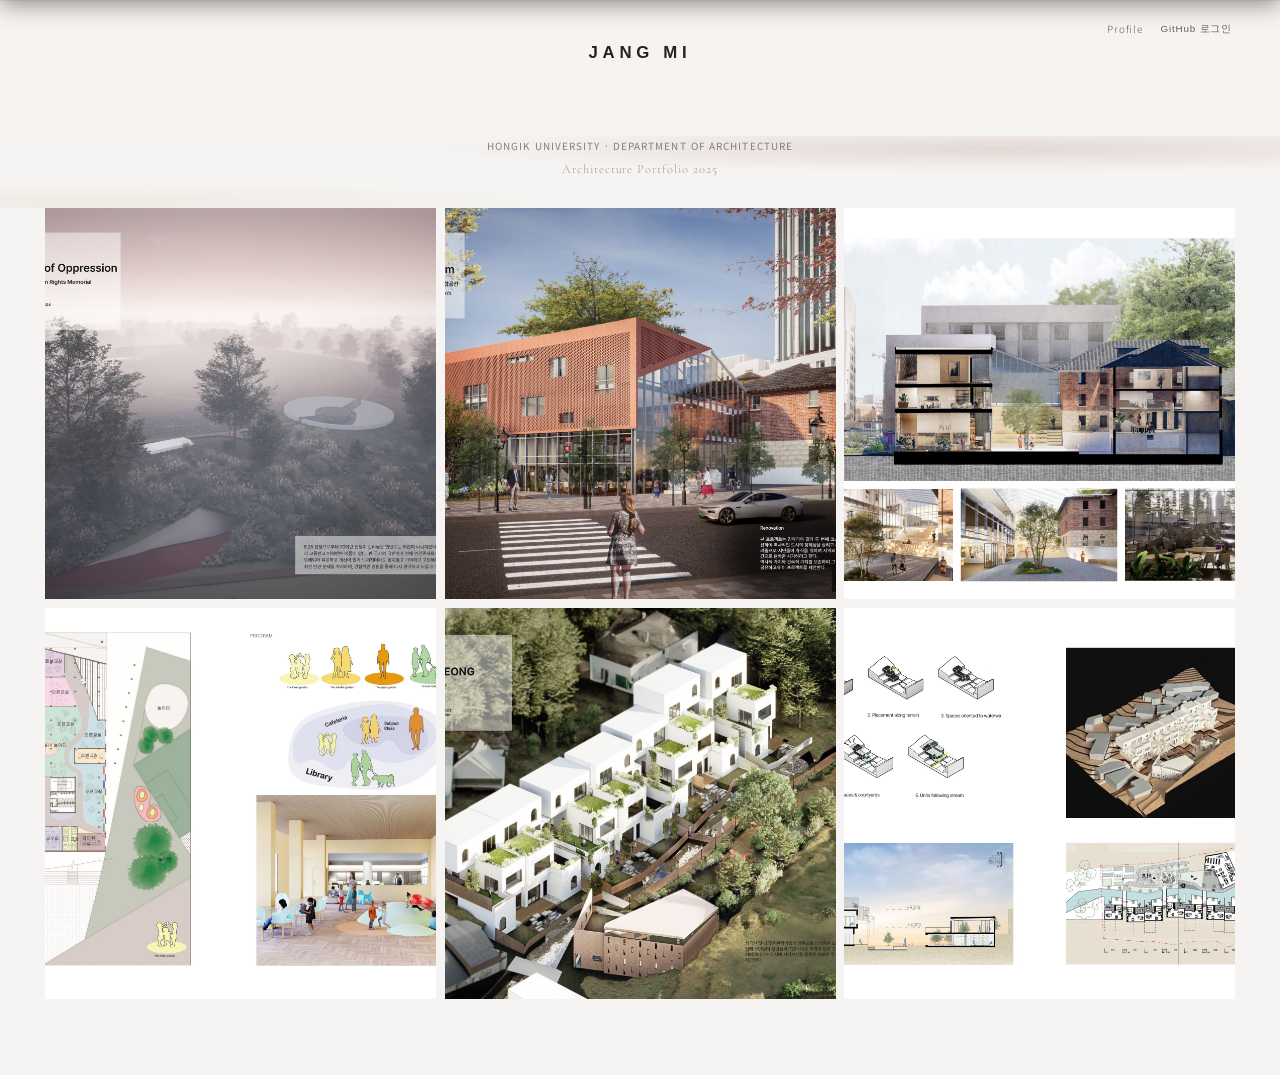
<file: index.html>
<!DOCTYPE html>
<html lang="ko">
<head>
  <meta charset="UTF-8">
  <meta name="viewport" content="width=device-width, initial-scale=1.0, viewport-fit=cover">
  <title>JANG MI | 2025 Architecture Portfolio</title>
  <link rel="preconnect" href="https://fonts.googleapis.com">
  <link rel="preconnect" href="https://fonts.gstatic.com" crossorigin>
  <link href="https://fonts.googleapis.com/css2?family=Cormorant+Garamond:ital,wght@0,400;0,500;0,600;1,400&family=Great+Vibes&family=Noto+Sans+KR:wght@300;400;500&display=swap" rel="stylesheet">
  <link rel="stylesheet" href="./css/style.css?v=20260718">
  <link rel="stylesheet" href="./css/themes.css?v=20260807">
  <link rel="stylesheet" href="./css/mobile.css?v=20260835">
  <link rel="stylesheet" href="./css/editor.css?v=20260837">
  <link rel="stylesheet" href="./css/pages.css?v=20260716">
  <link rel="stylesheet" href="./css/jangmi-theme.css?v=20261118">
  <link rel="stylesheet" href="./css/animations.css?v=20260818">
  <link rel="stylesheet" href="./css/jangmi.css?v=20261125-profile-card-spacing-private-portfolio">
</head>
<body class="skin-jangmi theme-light page-home">

  <header class="site-header" id="header">
    <a href="#projects" class="brand">JANG MI</a>


    <div class="header-top-actions">
      <a class="profile-header-link" href="#about">Profile</a>
      <div class="header-actions" id="headerActions"></div>
    </div>
    <nav class="nav-desktop" id="navDesktop"></nav>
    <button class="nav-toggle" type="button" aria-label="메뉴" aria-expanded="false">
      <span></span><span></span>
    </button>
  </header>

  <nav class="nav-mobile" id="navMobile" aria-hidden="true"></nav>
  <script src="./js/cms/nav.js"></script>

  <main>

    <!-- HOME -->
    <section class="hero landing-hero" id="home">
      <div class="landing-intro">
        <p class="hero-eyebrow"></p>
        <p class="hero-tagline-en" id="heroTaglineEn"></p>
      </div>
    </section>

    <!-- SELECTED PROJECTS -->
    <section class="section section-projects landing-projects" id="projects" aria-label="Selected projects">
      <div class="container">
        <h2 class="visually-hidden">SELECTED PROJECTS</h2>
        <div class="project-grid" id="projectGrid" data-reveal-stagger></div>
      </div>
    </section>

    <!-- PROFILE -->
    <section class="section section-about" id="about" aria-label="Profile">
      <a class="profile-backdrop" href="#projects" aria-hidden="true" tabindex="-1"></a>
      <div class="profile-modal" role="dialog" aria-modal="false" aria-labelledby="profileName" tabindex="-1">
        <a class="profile-close" href="#projects" aria-label="프로필 닫기">×</a>
        <div class="profile-content">
          <div class="profile-portrait portrait-frame portrait-frame--about">
            <img src="./assets/images/jangmi-portrait-about.jpg" alt="장미 프로필">
          </div>
          <div class="profile-copy">
            <p class="profile-kicker">ABOUT</p>
            <h1 id="profileName"></h1>
            <p class="profile-name-en" id="profileNameEn"></p>
            <p class="profile-role" id="profileRole"></p>
            <p class="profile-location">위치 <span id="profileLocation"></span></p>
            <p class="profile-bio" id="aboutText"></p>
            <p class="profile-bio profile-bio--extra" id="aboutExtra"></p>

            <div class="profile-contact">
              <p class="contact-lead"></p>
              <dl class="contact-row"></dl>
            </div>

            <div class="profile-actions">
              <a class="profile-portfolio-link" href="#portfolio-book" hidden style="display:none">PORTFOLIO <span aria-hidden="true">↗</span></a>
              <a class="profile-portfolio-link profile-document-link" href="./pages/documents.html">DOCUMENTS <span aria-hidden="true">↗</span></a>
            </div>

            <div class="profile-education">
              <h2>EDUCATION</h2>
              <ul class="timeline-full" id="eduTimeline" data-reveal-stagger></ul>
            </div>

            <section class="profile-records-section" aria-labelledby="profileActivitiesTitle">
              <h2 id="profileActivitiesTitle">ACTIVITIES</h2>
              <div class="profile-activity-list" id="profileActivityGrid"></div>
            </section>

            <section class="profile-records-section" aria-labelledby="profileAwardsTitle">
              <h2 id="profileAwardsTitle">AWARDS</h2>
              <ul class="profile-award-list" id="profileAwardList"></ul>
            </section>
          </div>
        </div>
      </div>
    </section>

    <!-- 02 EDUCATION -->
    <section class="section section-education" id="education">
      <div class="container section-education__inner">
        <div class="education-panel reveal reveal-up reveal-blur">
          <div class="education-panel__bg" data-edit-image="profile.educationPanelBackground" aria-hidden="true"></div>
          <div class="education-panel__content">
            <button type="button" class="education-panel__bg-btn edit-only" data-trigger-edit-image="profile.educationPanelBackground">+ 배경 추가</button>
            <div class="section-headline">
              <span class="section-index section-index--light">02</span>
              <h2 class="section-title section-title--light">EDUCATION</h2>
            </div>
          </div>
        </div>
        <div class="education-visual reveal reveal-right reveal-zoom">
          <img class="education-visual__img" src="./assets/images/jangmi-portrait-education.jpg" alt="장미">
        </div>
      </div>
    </section>

    <!-- 03 SKILLS -->
    <section class="section section-skills" id="skills">
      <div class="container">
        <div class="section-headline reveal reveal-up reveal-blur">
          <span class="section-index">03</span>
          <h2 class="section-title">STRENGTHS</h2>
        </div>
        <div class="skill-categories reveal reveal-up" id="skillCategories" data-reveal-stagger></div>
        <div class="skill-bars" id="skillBars" data-reveal-stagger></div>
        <div class="tech-cloud reveal reveal-up" id="techCloud" data-reveal-stagger></div>
      </div>
    </section>

    <!-- 04 CAREER -->
    <section class="section section-career" id="career">
      <div class="container">
        <div class="section-headline reveal reveal-up reveal-blur">
          <span class="section-index">04</span>
          <h2 class="section-title">CAREER</h2>
        </div>
        <ul class="timeline-full" id="careerTimeline" data-reveal-stagger></ul>
      </div>
    </section>

    <!-- 05 ACTIVITIES -->
    <section class="section section-activities" id="activities">
      <div class="section-activities__bg" aria-hidden="true" data-parallax="0.1"></div>
      <button type="button" class="section-activities__bg-btn edit-only" data-trigger-edit-image="profile.activitiesBackgroundImage">+ 배경 추가</button>
      <div class="container">
        <div class="section-headline reveal reveal-up reveal-blur">
          <span class="section-index">05</span>
          <h2 class="section-title">ACTIVITIES</h2>
        </div>
        <div class="activity-grid" id="activityGrid" data-reveal-stagger></div>
      </div>
    </section>

    <!-- 06 TRAINING -->
    <section class="section section-training" id="training">
      <div class="container">
        <div class="section-headline reveal reveal-up reveal-blur">
          <span class="section-index">06</span>
          <h2 class="section-title">EXPERIENCE</h2>
        </div>
        <div class="training-grid" id="trainingGrid" data-reveal-stagger></div>
      </div>
    </section>

    <!-- 07 CERTIFICATES -->
    <section class="section section-certificates" id="certificates">
      <div class="container">
        <div class="section-headline reveal reveal-up reveal-blur">
          <span class="section-index">07</span>
          <h2 class="section-title">CERTIFICATES</h2>
        </div>
        <ul class="cert-list" id="certList" data-reveal-stagger></ul>
      </div>
    </section>

    <!-- 08 AWARDS -->
    <section class="section section-awards" id="awards">
      <div class="container">
        <div class="section-headline reveal reveal-up reveal-blur">
          <span class="section-index">08</span>
          <h2 class="section-title">AWARDS</h2>
        </div>
        <ul class="award-list" id="awardList" data-reveal-stagger></ul>
      </div>
    </section>

    <!-- 10 PORTFOLIO PAGES -->
    <section class="section section-portfolio-book" id="portfolio-book" role="dialog" aria-modal="true" aria-labelledby="portfolioBookTitle" tabindex="-1" hidden style="display:none">
      <a class="portfolio-back" href="#about" aria-label="프로필로 돌아가기">← PROFILE</a>
      <div class="container">
        <div class="section-headline reveal reveal-up reveal-blur">
          <span class="section-index">10</span>
          <h2 class="section-title" id="portfolioBookTitle">PORTFOLIO</h2>
        </div>
        <div class="portfolio-page-grid" data-reveal-stagger>
          <figure class="portfolio-book-page"><img src="./assets/images/jangmi/01-cover.jpg" alt="Jang Mi Portfolio page 01" loading="eager"><figcaption>01</figcaption></figure>
          <figure class="portfolio-book-page"><img src="./assets/images/jangmi/02-contents.jpg" alt="Jang Mi Portfolio page 02"><figcaption>02</figcaption></figure>
          <figure class="portfolio-book-page"><img src="./assets/images/jangmi/03-shadows-overview.jpg" alt="Jang Mi Portfolio page 03" loading="lazy"><figcaption>03</figcaption></figure>
          <figure class="portfolio-book-page"><img src="./assets/images/jangmi/04-shadows-analysis.jpg" alt="Jang Mi Portfolio page 04" loading="lazy"><figcaption>04</figcaption></figure>
          <figure class="portfolio-book-page"><img src="./assets/images/jangmi/05-shadows-plan.jpg" alt="Jang Mi Portfolio page 05" loading="lazy"><figcaption>05</figcaption></figure>
          <figure class="portfolio-book-page"><img src="./assets/images/jangmi/06-shadows-details.jpg" alt="Jang Mi Portfolio page 06" loading="lazy"><figcaption>06</figcaption></figure>
          <figure class="portfolio-book-page"><img src="./assets/images/jangmi/07-larchiveum-overview.jpg" alt="Jang Mi Portfolio page 07" loading="lazy"><figcaption>07</figcaption></figure>
          <figure class="portfolio-book-page"><img src="./assets/images/jangmi/08-larchiveum-analysis.jpg" alt="Jang Mi Portfolio page 08" loading="lazy"><figcaption>08</figcaption></figure>
          <figure class="portfolio-book-page"><img src="./assets/images/jangmi/09-larchiveum-drawing.jpg" alt="Jang Mi Portfolio page 09" loading="lazy"><figcaption>09</figcaption></figure>
          <figure class="portfolio-book-page"><img src="./assets/images/jangmi/10-unity-overview.jpg" alt="Jang Mi Portfolio page 10" loading="lazy"><figcaption>10</figcaption></figure>
          <figure class="portfolio-book-page"><img src="./assets/images/jangmi/11-unity-site.jpg" alt="Jang Mi Portfolio page 11" loading="lazy"><figcaption>11</figcaption></figure>
          <figure class="portfolio-book-page"><img src="./assets/images/jangmi/12-unity-details.jpg" alt="Jang Mi Portfolio page 12" loading="lazy"><figcaption>12</figcaption></figure>
          <figure class="portfolio-book-page"><img src="./assets/images/jangmi/13-samcheong-overview.jpg" alt="Jang Mi Portfolio page 13" loading="lazy"><figcaption>13</figcaption></figure>
          <figure class="portfolio-book-page"><img src="./assets/images/jangmi/14-samcheong-plan.jpg" alt="Jang Mi Portfolio page 14" loading="lazy"><figcaption>14</figcaption></figure>
          <figure class="portfolio-book-page"><img src="./assets/images/jangmi/15-resin-objects.jpg" alt="Jang Mi Portfolio page 15" loading="lazy"><figcaption>15</figcaption></figure>
          <figure class="portfolio-book-page"><img src="./assets/images/jangmi/16-resin-collaboration.jpg" alt="Jang Mi Portfolio page 16" loading="lazy"><figcaption>16</figcaption></figure>
          <figure class="portfolio-book-page"><img src="./assets/images/jangmi/17-photography-overview.jpg" alt="Jang Mi Portfolio page 17" loading="lazy"><figcaption>17</figcaption></figure>
          <figure class="portfolio-book-page"><img src="./assets/images/jangmi/18-photography-01.jpg" alt="Jang Mi Portfolio page 18" loading="lazy"><figcaption>18</figcaption></figure>
          <figure class="portfolio-book-page"><img src="./assets/images/jangmi/19-photography-02.jpg" alt="Jang Mi Portfolio page 19" loading="lazy"><figcaption>19</figcaption></figure>
          <figure class="portfolio-book-page"><img src="./assets/images/jangmi/20-closing-contact.jpg" alt="Jang Mi Portfolio page 20" loading="lazy"><figcaption>20</figcaption></figure>
        </div>
      </div>
    </section>

    <!-- 11 CONTACT -->
    <section class="section section-contact" id="contact">
      <div class="container contact-compact reveal reveal-up reveal-blur">
        <div class="contact-grid">
          <div class="contact-copy">
            <div class="section-headline contact-head">
              <span class="section-index">11</span>
              <h2 class="section-title">CONTACT</h2>
            </div>
            <p class="contact-lead">언제나 환영합니다.</p>
            <div class="contact-row"></div>
          </div>

        </div>
      </div>
    </section>
  </main>

  <footer class="site-footer">
    <button type="button" class="top-btn" id="topBtn">TOP ↑</button>
    <p>© 2025 JANG MI. ALL RIGHTS RESERVED.</p>
  </footer>

  <div class="skeleton-overlay" id="skeletonOverlay" aria-hidden="true"></div>
  <div class="toast" id="toast" role="status" aria-live="polite"></div>
  <div class="editor-drawer" id="editorDrawer" aria-hidden="true"></div>

  <script src="./js/portfolio-data.js?v=20261125-private-portfolio"></script>
  <script src="./js/data-loader.js"></script>
  <script src="./js/cms/documents-access.js"></script>
  <script src="./js/editor/store.js?v=20260723"></script>
  <script src="./js/editor/history.js"></script>
  <script src="./js/editor/autosave.js?v=20260801"></script>
  <script src="./js/editor/draft.js"></script>
  <script src="./js/cms/shared.js?v=20260836"></script>
  <script src="./js/editor/auth.js"></script>
  <script src="./js/editor/github.js?v=20260836"></script>
  <script src="./js/editor/upload.js"></script>
  <script src="./js/editor/ui.js"></script>
  <script src="./js/cms/github-panel.js"></script>
  <script src="./js/cms/header.js?v=20261119-single-theme"></script>
  <script src="./js/editor/inline-editor.js?v=20261125-crud-fixes"></script>
  <script src="./js/seo.js"></script>
  <script src="./js/theme.js?v=20261119-single-theme"></script>
  <script src="./js/project-detail.js?v=20261125-no-project-pdf"></script>
  <script src="./js/main.js?v=20261125-private-portfolio"></script>
</body>
</html>
</file>
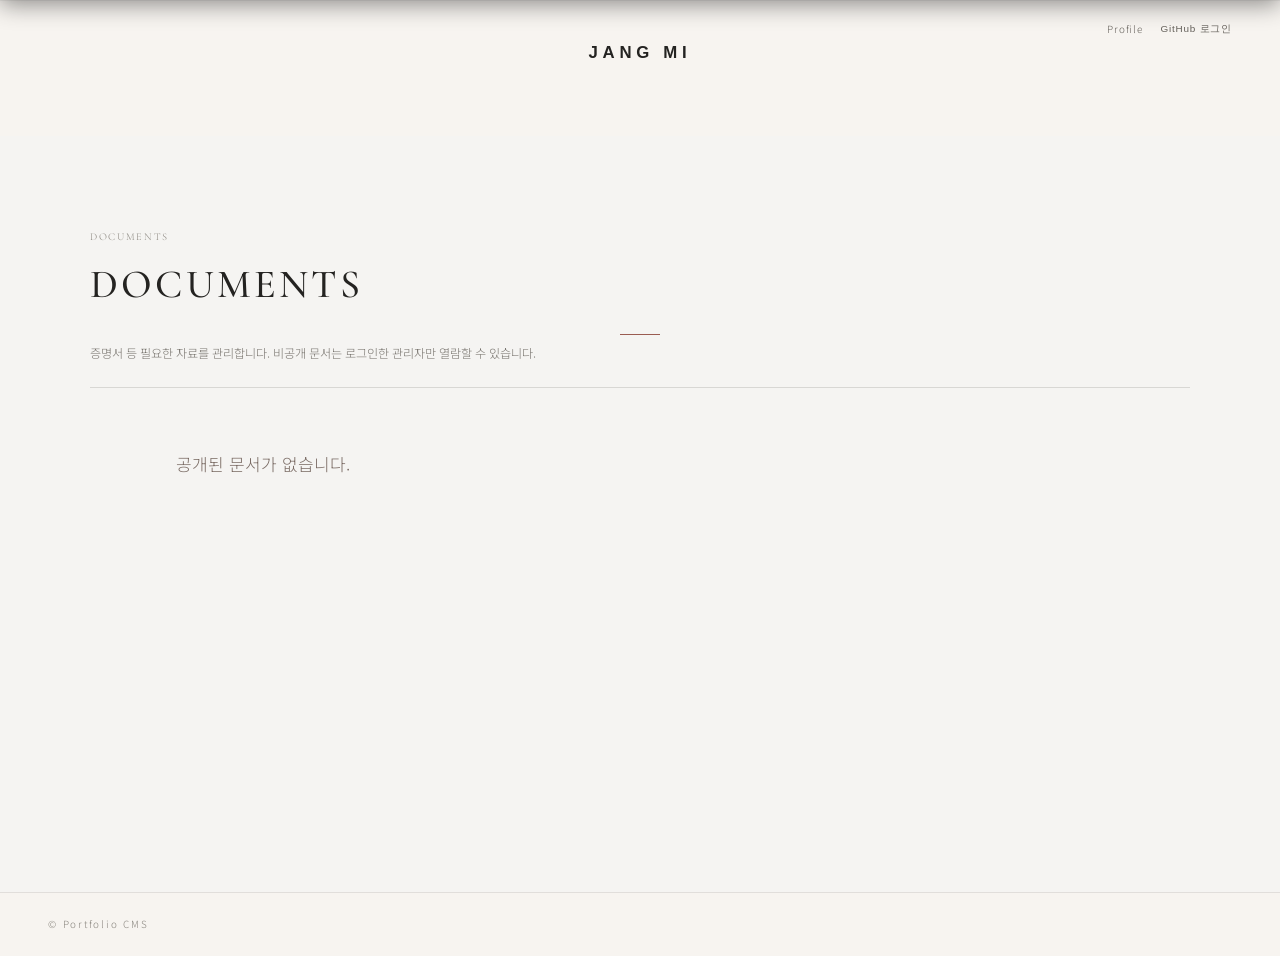
<file: pages/documents.html>
<!DOCTYPE html>
<html lang="ko">
<head>
  <meta charset="UTF-8">
  <meta name="viewport" content="width=device-width, initial-scale=1.0, viewport-fit=cover">
  <title>Documents | Portfolio CMS</title>
  <link rel="preconnect" href="https://fonts.googleapis.com">
  <link rel="preconnect" href="https://fonts.gstatic.com" crossorigin>
  <link href="https://fonts.googleapis.com/css2?family=Cormorant+Garamond:wght@400;500;600&family=Noto+Sans+KR:wght@300;400;500&display=swap" rel="stylesheet">
  <link rel="stylesheet" href="../css/style.css">
  <link rel="stylesheet" href="../css/jangmi-theme.css?v=20260810">
  <link rel="stylesheet" href="../css/themes.css">
  <link rel="stylesheet" href="../css/mobile.css">
  <link rel="stylesheet" href="../css/editor.css">
  <link rel="stylesheet" href="../css/pages.css?v=20260730">
  <link rel="stylesheet" href="../css/jangmi.css?v=20261125-documents-spacing">
</head>
<body class="skin-jangmi theme-light page-documents">
  <header class="site-header" id="header">
    <a href="../index.html#projects" class="brand">JANG MI</a>


    <div class="header-top-actions">
      <a class="profile-header-link" href="../index.html#about">Profile</a>
      <div class="header-actions" id="headerActions"></div>
    </div>
    <nav class="nav-desktop" id="navDesktop"></nav>
    <button class="nav-toggle" type="button" aria-label="메뉴" aria-expanded="false">
      <span></span><span></span>
    </button>
  </header>
  <nav class="nav-mobile" id="navMobile" aria-hidden="true"></nav>
  <script src="../js/cms/nav.js"></script>

  <main class="page-main">
    <div class="container">
      <div class="documents-page__head reveal">
        <span class="section-index">Documents</span>
        <h1 class="section-title">DOCUMENTS</h1>
        <p class="page-lead">증명서 등 필요한 자료를 관리합니다. 비공개 문서는 로그인한 관리자만 열람할 수 있습니다.</p>
        <div class="documents-legend reveal edit-only">
          <span class="doc-badge doc-badge--public">공개</span>
          <span class="doc-badge doc-badge--private">비공개</span>
          <span class="doc-badge doc-badge--link">링크 공유</span>
          <span class="doc-badge doc-badge--password">비밀번호</span>
        </div>
        <div class="documents-summary" id="documentsSummary"></div>

        <div class="page-action-hub edit-only" id="documentsActionHub">
          <div class="page-action-bar">
            <button type="button" class="page-action-btn page-action-btn--primary" id="docUploadBtn">↑ 파일 업로드</button>
            <button type="button" class="page-action-btn" id="docAddEmptyBtn">+ 빈 문서 추가</button>
          </div>
        </div>
      </div>
      <div class="doc-dropzone edit-only" id="docDropzone">
        <p>파일을 드래그 앤 드롭하거나 클릭하여 업로드</p>
        <small>PDF, PNG, JPG, DOCX, HWP, ZIP</small>
      </div>
      <div class="documents-grid reveal" id="documentsGrid"></div>
    </div>
  </main>

  <footer class="site-footer"><p>© Portfolio CMS</p></footer>
  <div class="editor-drawer" id="editorDrawer" aria-hidden="true"></div>

  <script src="../js/portfolio-data.js?v=20261125-private-portfolio"></script>
  <script src="../js/data-loader.js"></script>
  <script src="../js/editor/store.js"></script>
  <script src="../js/editor/history.js"></script>
  <script src="../js/editor/autosave.js?v=20260723"></script>
  <script src="../js/editor/draft.js"></script>
  <script src="../js/cms/shared.js?v=20260836"></script>
  <script src="../js/cms/documents-access.js?v=20261119-documents-profile"></script>
  <script src="../js/cms/page-actions.js?v=20260723"></script>
  <script src="../js/editor/auth.js"></script>
  <script src="../js/editor/github.js?v=20260836"></script>
  <script src="../js/editor/upload.js"></script>
  <script src="../js/editor/ui.js"></script>
  <script src="../js/cms/github-panel.js"></script>
  <script src="../js/cms/header.js?v=20261119-nav-consistency"></script>
  <script src="../js/seo.js"></script>
  <script src="../js/theme.js?v=20260807"></script>
  <script src="../js/editor/inline-editor.js?v=20261125-crud-fixes"></script>
  <script src="../js/pages/documents.js?v=20261125-hide-portfolio-pdf"></script>
</body>
</html>
</file>
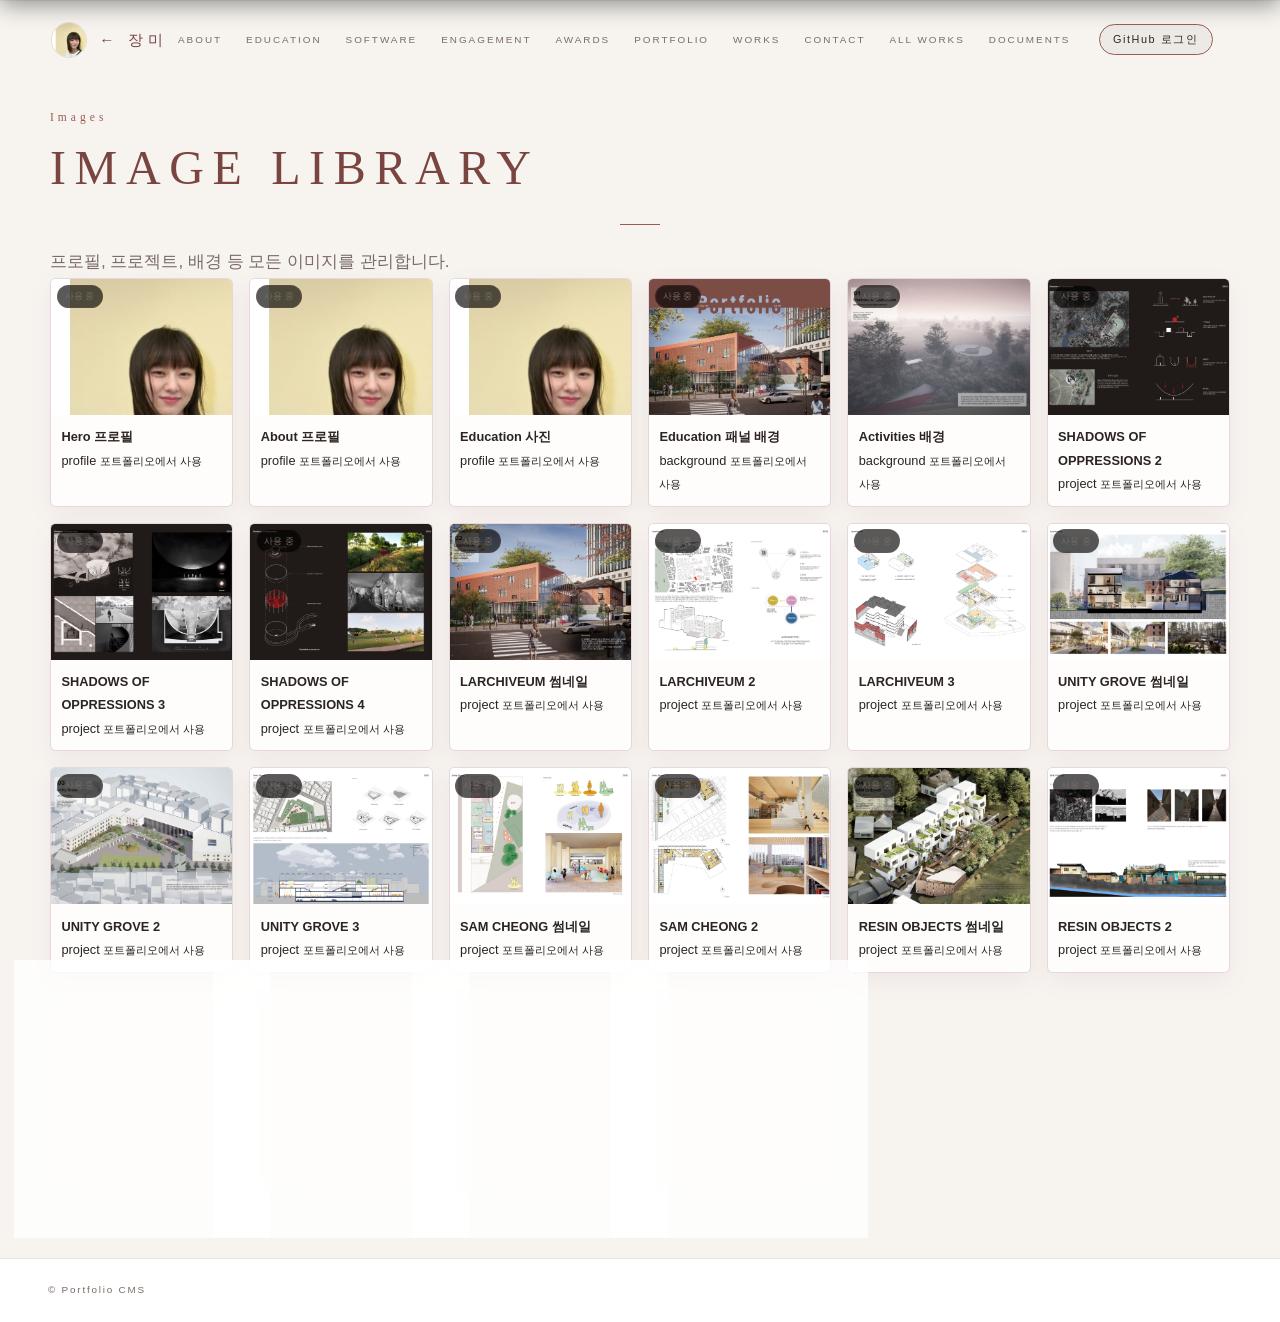
<file: pages/images.html>
<!DOCTYPE html>
<html lang="ko">
<head>
  <meta charset="UTF-8">
  <meta name="viewport" content="width=device-width, initial-scale=1.0, viewport-fit=cover">
  <title>Image Library | Portfolio CMS</title>
  <link rel="stylesheet" href="../css/style.css">
  <link rel="stylesheet" href="../css/jangmi-theme.css?v=20260810">
  <link rel="stylesheet" href="../css/themes.css">
  <link rel="stylesheet" href="../css/mobile.css">
  <link rel="stylesheet" href="../css/editor.css">
  <link rel="stylesheet" href="../css/pages.css">
</head>
<body class="skin-jangmi theme-light">
  <header class="site-header" id="header">
    <a href="../index.html" class="brand">JANG MI</a>
    <nav class="nav-desktop" id="navDesktop"></nav>
    <div class="header-actions" id="headerActions"></div>
    <button class="nav-toggle" type="button" aria-label="메뉴" aria-expanded="false">
      <span></span><span></span>
    </button>
  </header>
  <nav class="nav-mobile" id="navMobile" aria-hidden="true"></nav>
  <script src="../js/cms/nav.js"></script>

  <main class="page-main">
    <div class="container">
      <div class="images-page__head reveal">
        <span class="section-index">Images</span>
        <h1 class="section-title">IMAGE LIBRARY</h1>
        <p class="page-lead">프로필, 프로젝트, 배경 등 모든 이미지를 관리합니다.</p>
      </div>
      <div class="image-dropzone edit-only" id="imageDropzone">
        <p>이미지 드래그 앤 드롭 또는 클릭 (자동 압축)</p>
      </div>
      <div class="image-grid reveal" id="imageGrid"></div>
    </div>
  </main>

  <footer class="site-footer"><p>© Portfolio CMS</p></footer>
  <div class="editor-drawer" id="editorDrawer" aria-hidden="true"></div>

  <script src="../js/portfolio-data.js"></script>
  <script src="../js/data-loader.js"></script>
  <script src="../js/cms/documents-access.js"></script>
  <script src="../js/editor/store.js"></script>
  <script src="../js/editor/history.js"></script>
  <script src="../js/editor/autosave.js"></script>
  <script src="../js/editor/draft.js"></script>
  <script src="../js/cms/shared.js?v=20260836"></script>
  <script src="../js/cms/page-actions.js?v=20260723"></script>
  <script src="../js/editor/auth.js"></script>
  <script src="../js/editor/github.js?v=20260836"></script>
  <script src="../js/editor/upload.js"></script>
  <script src="../js/editor/ui.js"></script>
  <script src="../js/cms/github-panel.js"></script>
  <script src="../js/cms/header.js"></script>
  <script src="../js/seo.js"></script>
  <script src="../js/theme.js?v=20260807"></script>
  <script src="../js/editor/inline-editor.js?v=20261125-crud-fixes"></script>
  <script src="../js/pages/images.js?v=20261125-crud-fixes"></script>
</body>
</html>
</file>
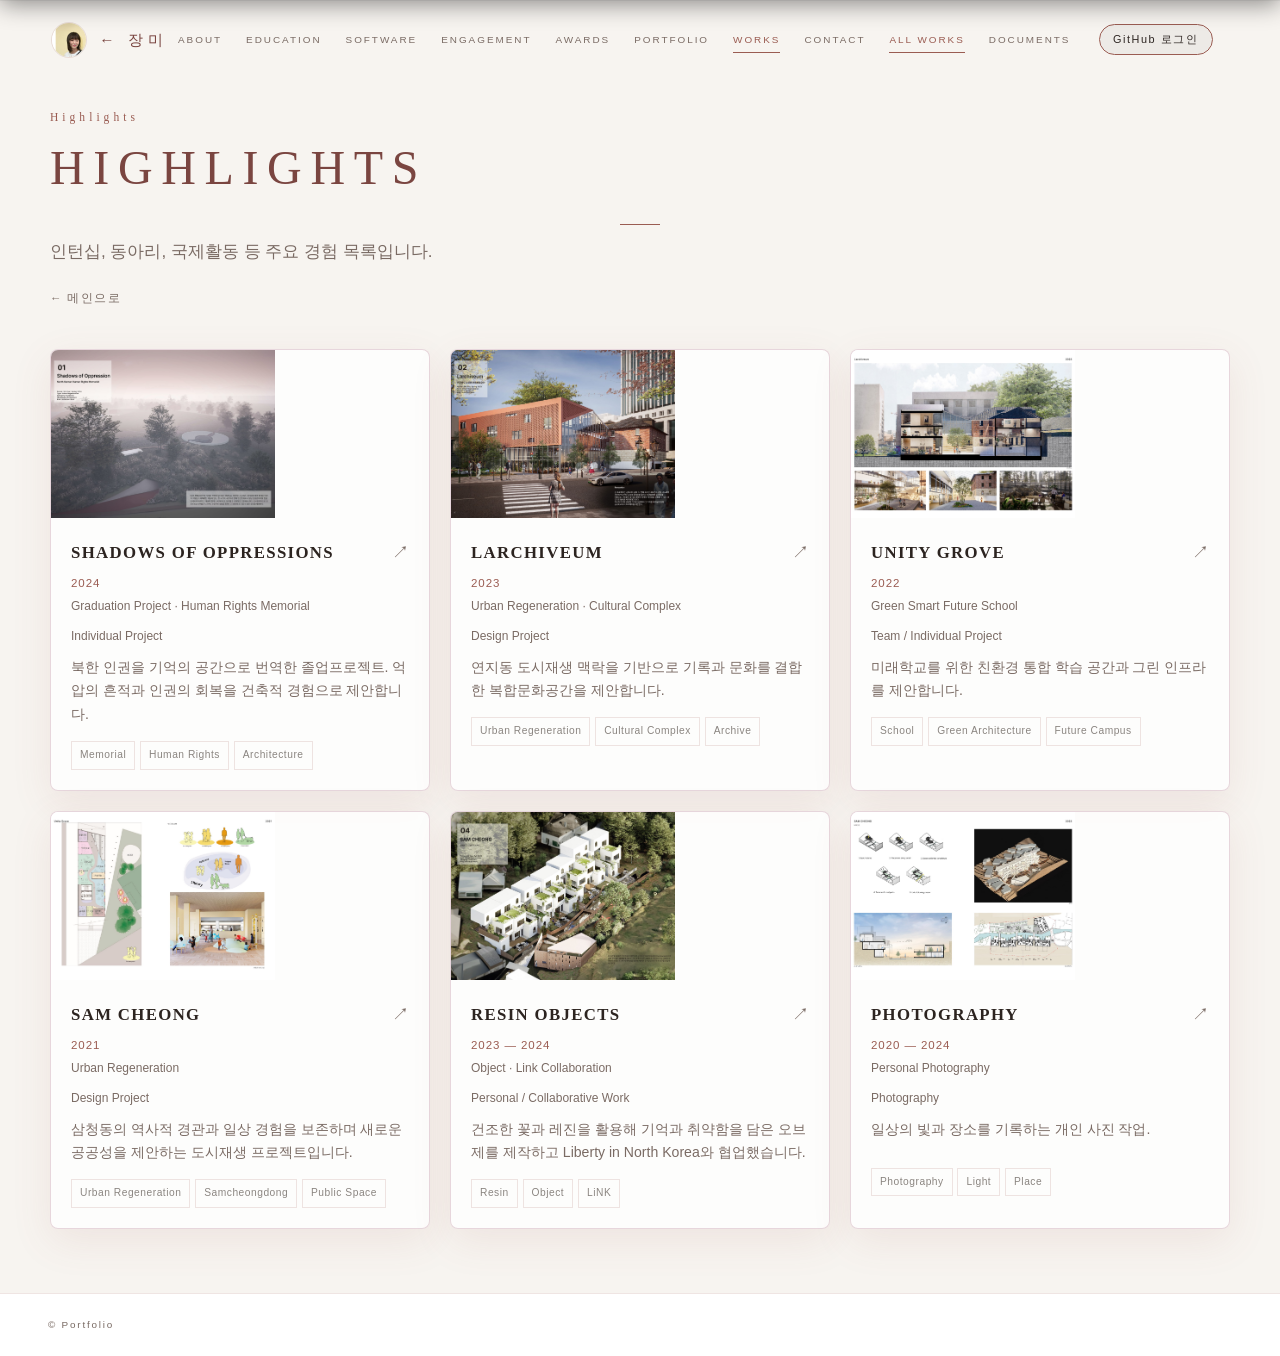
<file: pages/projects.html>
<!DOCTYPE html>
<html lang="ko">
<head>
  <meta charset="UTF-8">
  <meta name="viewport" content="width=device-width, initial-scale=1.0, viewport-fit=cover">
  <title>Highlights | JANG MI</title>
  <link rel="stylesheet" href="../css/style.css">
  <link rel="stylesheet" href="../css/jangmi-theme.css?v=20260817">
  <link rel="stylesheet" href="../css/animations.css?v=20260818">
  <link rel="stylesheet" href="../css/themes.css">
  <link rel="stylesheet" href="../css/mobile.css">
  <link rel="stylesheet" href="../css/editor.css">
  <link rel="stylesheet" href="../css/pages.css">
</head>
<body class="skin-jangmi theme-light">
  <header class="site-header" id="header">
    <a href="../index.html" class="brand">JANG MI</a>
    <nav class="nav-desktop" id="navDesktop"></nav>
    <div class="header-actions" id="headerActions"></div>
    <button class="nav-toggle" type="button" aria-label="메뉴" aria-expanded="false">
      <span></span><span></span>
    </button>
  </header>
  <nav class="nav-mobile" id="navMobile" aria-hidden="true"></nav>
  <script src="../js/cms/nav.js"></script>

  <main class="page-main">
    <div class="container">
      <div class="projects-page__head reveal reveal-up reveal-blur">
        <span class="section-index">Highlights</span>
        <h1 class="section-title">HIGHLIGHTS</h1>
        <p class="page-lead">인턴십, 동아리, 국제활동 등 주요 경험 목록입니다.</p>
        <div class="projects-page__actions">
          <a class="text-link" href="../index.html#projects">← 메인으로</a>
        </div>
        <div class="page-action-hub edit-only" id="projectsActionHub">
          <div class="page-action-bar">
            <button type="button" class="page-action-btn page-action-btn--primary" id="projectAddBtn">+ 경험 추가</button>
          </div>
        </div>
      </div>
      <div class="project-grid project-grid--page reveal reveal-up" id="projectsPageGrid" data-reveal-stagger></div>
    </div>
  </main>

  <footer class="site-footer"><p>© Portfolio</p></footer>
  <div class="editor-drawer" id="editorDrawer" aria-hidden="true"></div>
  <div class="toast" id="toast" role="status" aria-live="polite"></div>

  <script src="../js/portfolio-data.js"></script>
  <script src="../js/data-loader.js"></script>
  <script src="../js/editor/store.js"></script>
  <script src="../js/editor/history.js"></script>
  <script src="../js/editor/autosave.js"></script>
  <script src="../js/editor/draft.js"></script>
  <script src="../js/cms/shared.js?v=20260836"></script>
  <script src="../js/cms/page-actions.js"></script>
  <script src="../js/editor/auth.js"></script>
  <script src="../js/editor/github.js?v=20260836"></script>
  <script src="../js/editor/upload.js"></script>
  <script src="../js/editor/ui.js"></script>
  <script src="../js/cms/github-panel.js"></script>
  <script src="../js/cms/header.js"></script>
  <script src="../js/seo.js"></script>
  <script src="../js/theme.js?v=20260807"></script>
  <script src="../js/project-detail.js?v=20261119-project-detail"></script>
  <script src="../js/main.js?v=20261119-profile-records"></script>
  <script src="../js/editor/inline-editor.js?v=20261125-crud-fixes"></script>
  <script src="../js/pages/projects.js"></script>
</body>
</html>
</file>
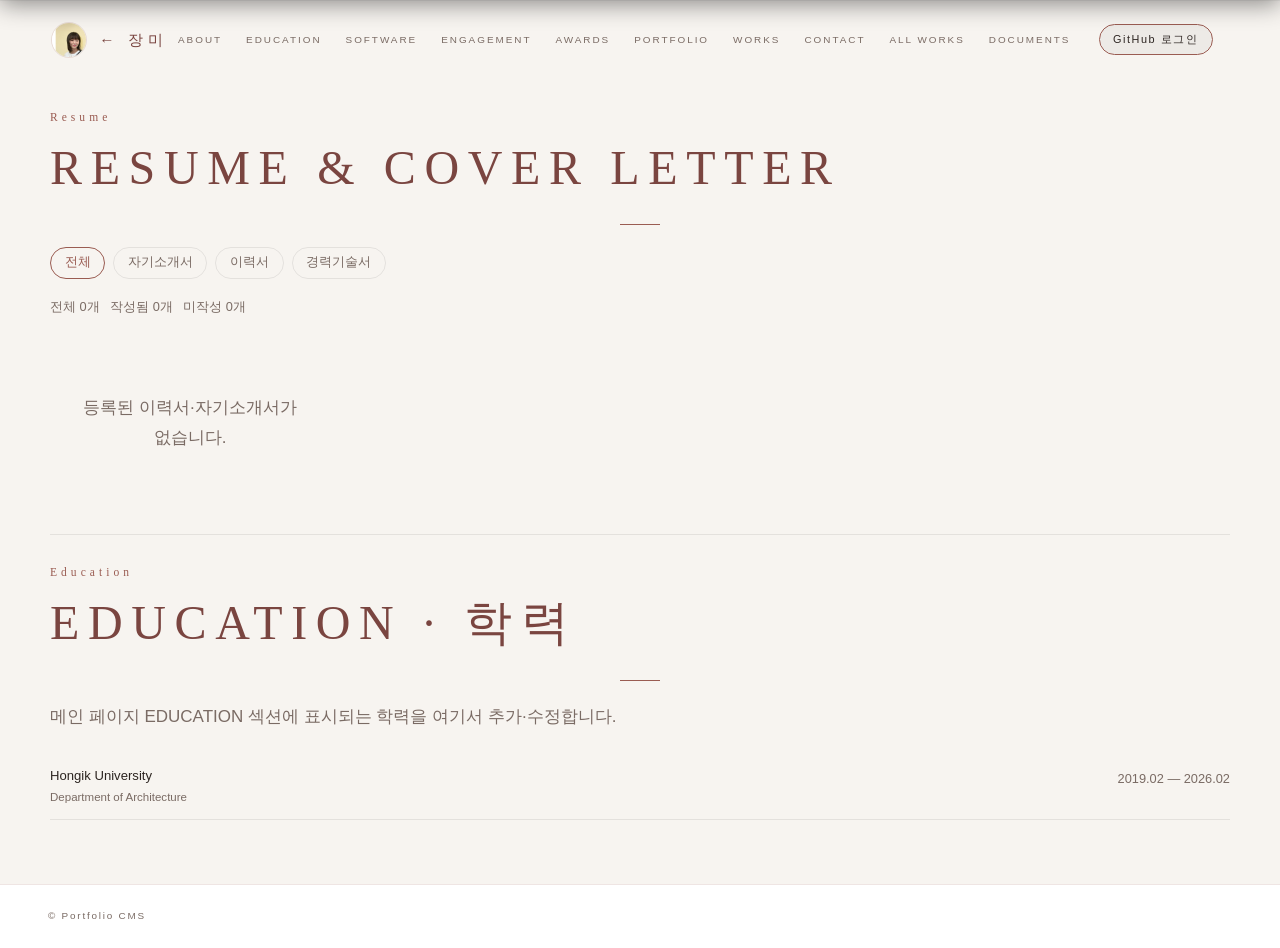
<file: pages/resume-view.html>
<!DOCTYPE html>
<html lang="ko">
<head>
  <meta charset="UTF-8">
  <meta name="viewport" content="width=device-width, initial-scale=1.0, viewport-fit=cover">
  <title>Resume | Portfolio CMS</title>
  <link rel="stylesheet" href="../css/style.css">
  <link rel="stylesheet" href="../css/jangmi-theme.css?v=20260810">
  <link rel="stylesheet" href="../css/themes.css">
  <link rel="stylesheet" href="../css/mobile.css">
  <link rel="stylesheet" href="../css/editor.css">
  <link rel="stylesheet" href="../css/pages.css">
</head>
<body class="skin-jangmi theme-light">
  <header class="site-header" id="header">
    <a href="../index.html" class="brand">JANG MI</a>
    <nav class="nav-desktop" id="navDesktop"></nav>
    <div class="header-actions" id="headerActions"></div>
    <button class="nav-toggle" type="button" aria-label="메뉴" aria-expanded="false">
      <span></span><span></span>
    </button>
  </header>
  <nav class="nav-mobile" id="navMobile" aria-hidden="true"></nav>
  <script src="../js/cms/nav.js"></script>

  <main class="page-main resume-doc-page">
    <div class="container container--doc">
      <h1 class="resume-doc-page__title" id="resumeDocTitle"></h1>
      <div class="resume-doc-toolbar">
        <div class="resume-doc-page__meta" id="resumeDocMeta"></div>
        <div class="section-add-hub__head edit-only">
          <span class="section-add-hub__title">항목 추가</span>
          <span class="section-add-hub__sep" aria-hidden="true">·</span>
          <span class="section-add-hub__hint">섹션을 추가한 뒤 아래 입력란에 작성하세요.</span>
        </div>
      </div>

      <div class="section-add-hub edit-only" id="sectionAddHub">
        <div class="section-preset-row">
          <div class="section-preset-btns" id="sectionPresetBtns"></div>
          <button type="button" class="section-preset-btn section-preset-btn--custom" id="sectionCustomAddBtn">+ 직접 입력 (제목)</button>
        </div>
      </div>

      <article class="resume-document" id="resumeDoc"></article>
    </div>
  </main>

  <footer class="site-footer"><p>© Portfolio CMS</p></footer>
  <div class="editor-drawer" id="editorDrawer" aria-hidden="true"></div>

  <script src="../js/portfolio-data.js"></script>
  <script src="../js/data-loader.js"></script>
  <script src="../js/cms/documents-access.js"></script>
  <script src="../js/editor/store.js"></script>
  <script src="../js/editor/history.js"></script>
  <script src="../js/editor/autosave.js?v=20260723"></script>
  <script src="../js/editor/draft.js"></script>
  <script src="../js/cms/shared.js?v=20260836"></script>
  <script src="../js/cms/page-actions.js?v=20260723"></script>
  <script src="../js/editor/auth.js"></script>
  <script src="../js/editor/github.js?v=20260836"></script>
  <script src="../js/editor/upload.js"></script>
  <script src="../js/editor/ui.js"></script>
  <script src="../js/cms/github-panel.js"></script>
  <script src="../js/cms/header.js"></script>
  <script src="../js/seo.js"></script>
  <script src="../js/theme.js?v=20260807"></script>
  <script src="../js/editor/inline-editor.js?v=20261125-crud-fixes"></script>
  <script src="../js/pages/resume-view.js?v=20260723"></script>
</body>
</html>
</file>
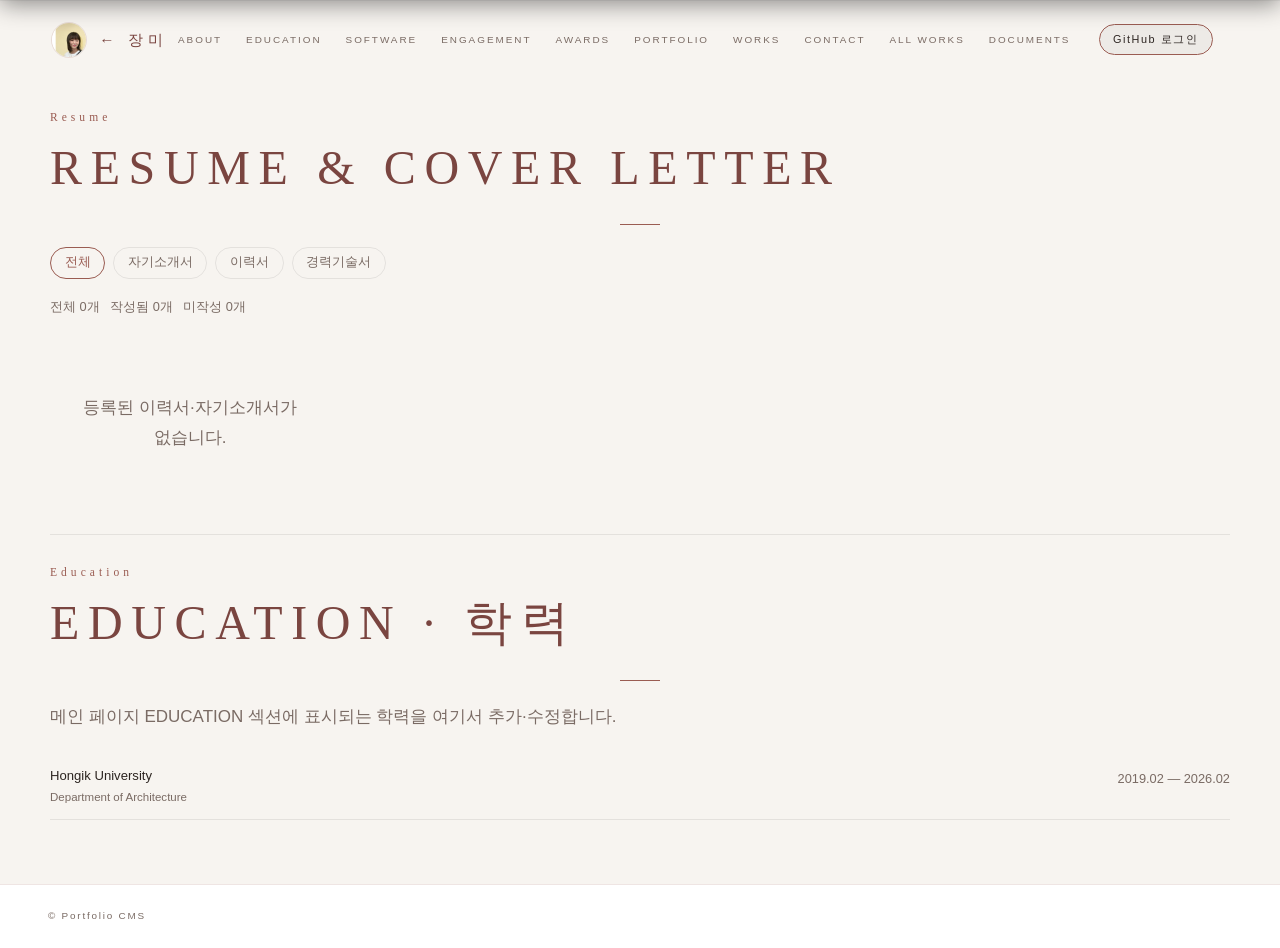
<file: pages/resume.html>
<!DOCTYPE html>
<html lang="ko">
<head>
  <meta charset="UTF-8">
  <meta name="viewport" content="width=device-width, initial-scale=1.0, viewport-fit=cover">
  <title>Resume | Portfolio CMS</title>
  <link rel="stylesheet" href="../css/style.css">
  <link rel="stylesheet" href="../css/jangmi-theme.css?v=20260819">
  <link rel="stylesheet" href="../css/themes.css">
  <link rel="stylesheet" href="../css/mobile.css">
  <link rel="stylesheet" href="../css/editor.css">
  <link rel="stylesheet" href="../css/pages.css">
</head>
<body class="skin-jangmi theme-light">
  <header class="site-header" id="header">
    <a href="../index.html" class="brand">JANG MI</a>
    <nav class="nav-desktop" id="navDesktop"></nav>
    <div class="header-actions" id="headerActions"></div>
    <button class="nav-toggle" type="button" aria-label="메뉴" aria-expanded="false">
      <span></span><span></span>
    </button>
  </header>
  <nav class="nav-mobile" id="navMobile" aria-hidden="true"></nav>
  <script src="../js/cms/nav.js"></script>

  <main class="page-main">
    <div class="container">
      <div class="resume-page__head reveal">
        <span class="section-index">Resume</span>
        <h1 class="section-title">RESUME & COVER LETTER</h1>
        <div class="resume-type-tabs" id="resumeTypeTabs">
          <button type="button" class="resume-type-tab is-active" data-filter="all">전체</button>
          <button type="button" class="resume-type-tab" data-filter="cover-letter">자기소개서</button>
          <button type="button" class="resume-type-tab" data-filter="resume">이력서</button>
          <button type="button" class="resume-type-tab" data-filter="career-description">경력기술서</button>
        </div>
        <div class="resume-summary" id="resumeSummary"></div>

        <!-- 작성 홈 — 항상 표시 -->
        <div class="page-action-hub edit-only" id="resumeActionHub">
          
          <div class="page-action-bar">
            <button type="button" class="page-action-btn page-action-btn--primary" data-resume-add="cover-letter">+ 자기소개서</button>
            <button type="button" class="page-action-btn page-action-btn--primary" data-resume-add="resume">+ 이력서</button>
            <button type="button" class="page-action-btn" data-resume-add="career-description">+ 경력기술서</button>
          </div>
        </div>
      </div>
      <div class="resume-grid reveal" id="resumeGrid"></div>

      <!-- EDUCATION 학력 관리 -->
      <section class="resume-education-panel reveal" id="resumeEducationPanel">
        <div class="resume-education-panel__head">
          <span class="section-index">Education</span>
          <h2 class="section-title">EDUCATION · 학력</h2>
          <p class="page-lead">메인 페이지 EDUCATION 섹션에 표시되는 학력을 여기서 추가·수정합니다.</p>
          <button type="button" class="page-action-btn edit-only" id="resumeEduAddBtn">+ 학력 추가</button>
        </div>
        <ul class="resume-edu-list" id="resumeEduList"></ul>
      </section>
    </div>
  </main>

  <footer class="site-footer"><p>© Portfolio CMS</p></footer>

  <div class="editor-drawer" id="editorDrawer" aria-hidden="true"></div>

  <script src="../js/portfolio-data.js"></script>
  <script src="../js/data-loader.js"></script>
  <script src="../js/cms/documents-access.js"></script>
  <script src="../js/editor/store.js"></script>
  <script src="../js/editor/history.js"></script>
  <script src="../js/editor/autosave.js?v=20260723"></script>
  <script src="../js/editor/draft.js"></script>
  <script src="../js/cms/shared.js?v=20260836"></script>
  <script src="../js/cms/page-actions.js?v=20260723"></script>
  <script src="../js/editor/auth.js"></script>
  <script src="../js/editor/github.js?v=20260836"></script>
  <script src="../js/editor/upload.js"></script>
  <script src="../js/editor/ui.js"></script>
  <script src="../js/cms/github-panel.js"></script>
  <script src="../js/cms/header.js"></script>
  <script src="../js/seo.js"></script>
  <script src="../js/theme.js?v=20260807"></script>
  <script src="../js/editor/inline-editor.js?v=20261125-crud-fixes"></script>
  <script src="../js/pages/resume.js?v=20260723"></script>
</body>
</html>
</file>
<file: css/style.css>
/* ===================================================
   장범조 Portfolio — Editorial Dark Theme
   =================================================== */

:root {
  --page-gutter: clamp(1rem, 4.5vw, 1.5rem);
  --black: #050505;
  --surface: #0c0c0c;
  --surface-2: #121212;
  --line: rgba(255, 255, 255, 0.1);
  --line-strong: rgba(255, 255, 255, 0.18);
  --white: #f2efe8;
  --muted: #9a9590;
  --muted-dim: #6b6660;
  --accent: #7a1f1f;
  --accent-deep: #4a1212;
  --accent-readable: var(--accent);
  --accent-readable-surface: var(--accent);
  --muted-readable: var(--muted);
  --muted-readable-surface: var(--muted);
  --text-primary: var(--white);
  --text-soft: var(--muted);
  --text-on-accent: #ffffff;
  --text-on-accent-muted: rgba(255, 255, 255, 0.72);
  --text-on-accent-faint: rgba(255, 255, 255, 0.48);
  --text-on-accent-soft: rgba(255, 255, 255, 0.82);
  --text-on-accent-dim: rgba(255, 255, 255, 0.58);
  --line-on-accent: rgba(255, 255, 255, 0.14);
  --body-soft: color-mix(in srgb, var(--white) 78%, transparent);
  --body-muted: color-mix(in srgb, var(--white) 62%, transparent);
  --body-faint: color-mix(in srgb, var(--white) 48%, transparent);
  --surface-tint-03: rgba(255, 255, 255, 0.03);
  --surface-tint-04: rgba(255, 255, 255, 0.04);
  --surface-tint-06: rgba(255, 255, 255, 0.06);
  --surface-tint-08: rgba(255, 255, 255, 0.08);
  --surface-tint-10: rgba(255, 255, 255, 0.10);
  --surface-tint-55: rgba(255, 255, 255, 0.55);
  --serif: "Playfair Display", "Noto Serif KR", serif;
  --sans: "Noto Sans KR", sans-serif;
  --signature: "Cormorant Garamond", serif;
  --container: min(1100px, calc(100% - 2 * var(--page-gutter, 1.5rem)));
  --section-pad: clamp(3.5rem, 7vw, 6rem);
  --ease: cubic-bezier(0.22, 1, 0.36, 1);
  --portrait-w: min(280px, 72vw);
  --portrait-w-sm: min(220px, 55vw);
}

*, *::before, *::after { margin: 0; padding: 0; box-sizing: border-box; }

html { scroll-behavior: smooth; scroll-padding-top: 72px; }

body {
  font-family: var(--sans);
  background: var(--black);
  color: var(--white);
  line-height: 1.75;
  font-weight: 300;
  overflow-x: hidden;
  -webkit-font-smoothing: antialiased;
}

a { color: inherit; text-decoration: none; transition: color 0.25s; }

img {
  display: block;
  width: 100%;
  height: 100%;
  object-fit: cover;
  object-position: top center;
}

/* 업로드·프로필 사진 — 원본 색상 유지 */
.brand__logo,
.header-actions__avatar,
.portrait-frame img,
.education-visual__img,
.image-card img,
.doc-card__thumb img,
.project-screenshot,
.project-card__thumb,
.hero-portrait img,
.about-portrait img {
  filter: none;
}

.container { width: var(--container); margin-inline: auto; }

/* ── Header ── */
.site-header {
  position: fixed;
  inset: 0 0 auto;
  z-index: 100;
  display: flex;
  align-items: center;
  justify-content: space-between;
  padding: 1.2rem clamp(1.2rem, 4vw, 2.5rem);
  transition: background 0.35s, border-color 0.35s;
  gap: 0.65rem;
}

.site-header .brand,
.site-header .nav-toggle {
  position: relative;
  z-index: 2;
  flex-shrink: 0;
}

.nav-desktop a,
.site-header .brand {
  pointer-events: auto;
}

.site-header.is-scrolled {
  background: rgba(5, 5, 5, 0.92);
  backdrop-filter: blur(12px);
  border-bottom: 1px solid var(--line);
}

.brand {
  font-family: var(--serif);
  font-size: 0.78rem;
  letter-spacing: 0.2em;
  display: inline-flex;
  align-items: center;
  gap: 0.6rem;
}

.brand__logo {
  width: 32px;
  height: 32px;
  border-radius: 50%;
  object-fit: cover;
  border: 1px solid var(--line);
}

.header-actions {
  display: flex;
  align-items: center;
  gap: 0.5rem;
  margin-left: auto;
  margin-right: 1rem;
}

.header-actions__btn,
.header-actions__user {
  display: inline-flex;
  align-items: center;
  gap: 0.45rem;
  padding: 0.4rem 0.75rem;
  font-size: 0.58rem;
  letter-spacing: 0.14em;
  color: var(--muted);
  background: var(--surface-tint-04);
  border: 1px solid var(--line);
  border-radius: 999px;
  cursor: pointer;
}

.header-actions__btn:hover,
.header-actions__user:hover {
  color: var(--white);
  border-color: var(--accent);
}

.header-actions__btn--primary {
  color: var(--white);
  background: var(--accent);
  border-color: var(--accent);
}

.header-actions__btn--ghost {
  background: transparent;
}

.header-actions__avatar {
  width: 24px;
  height: 24px;
  border-radius: 50%;
  object-fit: cover;
  border: 1px solid var(--line);
}

.nav-desktop { display: flex; gap: clamp(0.7rem, 2vw, 1.5rem); }

.nav-desktop a {
  font-size: 0.62rem;
  letter-spacing: 0.16em;
  color: var(--muted);
  position: relative;
}

.nav-desktop a.is-active,
.nav-desktop a:hover { color: var(--white); }

.nav-desktop a.is-active::after {
  content: "";
  position: absolute;
  left: 0;
  bottom: -4px;
  width: 100%;
  height: 1px;
  background: var(--accent);
}

.nav-toggle {
  display: none;
  flex-direction: column;
  gap: 6px;
  background: none;
  border: none;
  cursor: pointer;
  padding: 8px;
  min-width: 44px;
  min-height: 44px;
  align-items: center;
  justify-content: center;
}

header.menu-open {
  z-index: 106;
}

.nav-toggle span { display: block; width: 22px; height: 1px; background: var(--white); transition: transform 0.3s; }

.nav-mobile {
  position: fixed;
  inset: 0;
  z-index: 10100;
  background: rgba(5, 5, 5, 0.98);
  display: flex;
  flex-direction: column;
  align-items: stretch;
  justify-content: flex-start;
  gap: 0;
  padding: calc(4.5rem + env(safe-area-inset-top, 0px)) var(--page-gutter, 1rem) calc(2rem + env(safe-area-inset-bottom, 0px));
  overflow-y: auto;
  -webkit-overflow-scrolling: touch;
  opacity: 0;
  visibility: hidden;
  pointer-events: none;
  transition: opacity 0.25s, visibility 0.25s;
}

.nav-mobile a {
  display: block;
  width: 100%;
  padding: 0.85rem 0.25rem;
  font-family: var(--serif);
  font-size: 1rem;
  letter-spacing: 0.08em;
  color: var(--white);
  text-align: center;
  border-bottom: 1px solid var(--line);
  -webkit-tap-highlight-color: rgba(122, 31, 31, 0.3);
}

.nav-mobile a:active {
  color: var(--accent);
  background: var(--surface-tint-04);
}

.nav-mobile a:hover { color: var(--accent); }

.nav-mobile.is-open,
header.menu-open ~ .nav-mobile,
body.nav-open .nav-mobile {
  opacity: 1;
  visibility: visible;
  pointer-events: auto;
}

.nav-mobile-actions {
  display: flex;
  flex-direction: column;
  align-items: stretch;
  gap: 0.65rem;
  margin-top: 1.25rem;
  padding-top: 1.25rem;
  border-top: 1px solid var(--line);
  width: 100%;
}

.nav-mobile-actions .header-actions__btn,
.nav-mobile-actions .header-actions__user {
  width: 100%;
  justify-content: center;
  padding: 0.65rem 1rem;
  font-size: 0.72rem;
}

.editor-drawer {
  position: fixed;
  inset: 0;
  z-index: 260;
  display: flex;
  justify-content: flex-end;
  pointer-events: none;
  opacity: 0;
  transition: opacity 0.25s ease;
}

.editor-drawer.is-open {
  opacity: 1;
  pointer-events: auto;
}

.editor-drawer__panel {
  width: min(440px, 100%);
  height: 100%;
  background: rgba(12, 12, 12, 0.97);
  border-left: 1px solid var(--line);
  backdrop-filter: blur(22px);
  display: flex;
  flex-direction: column;
  transform: translateX(100%);
  transition: transform 0.3s var(--ease);
}

.editor-drawer.is-open .editor-drawer__panel {
  transform: translateX(0);
}

.editor-drawer__head,
.editor-drawer__foot {
  display: flex;
  justify-content: space-between;
  align-items: center;
  padding: 1rem 1.1rem;
  border-bottom: 1px solid var(--line);
}

.editor-drawer__foot {
  border-top: 1px solid var(--line);
  border-bottom: none;
  margin-top: auto;
}

.editor-drawer__body {
  flex: 1;
  overflow-y: auto;
  padding: 1rem 1.1rem 1.4rem;
}

.editor-drawer__section {
  border: 1px solid var(--line);
  border-radius: 12px;
  padding: 0.8rem;
  margin-bottom: 0.8rem;
  background: var(--surface-tint-03);
}

.editor-drawer__section h4 {
  font-size: 0.72rem;
  letter-spacing: 0.16em;
  color: var(--accent);
  margin-bottom: 0.7rem;
  text-transform: uppercase;
}

.editor-drawer__field {
  display: flex;
  flex-direction: column;
  gap: 0.3rem;
  margin-bottom: 0.7rem;
  font-size: 0.68rem;
  letter-spacing: 0.06em;
  color: var(--muted);
  text-transform: uppercase;
}

.editor-drawer__field input,
.editor-drawer__field textarea,
.editor-drawer__field select {
  width: 100%;
  padding: 0.6rem 0.7rem;
  background: rgba(0, 0, 0, 0.35);
  border: 1px solid var(--line);
  border-radius: 6px;
  color: var(--white);
  font-family: inherit;
  font-size: 0.82rem;
}

.editor-drawer__list {
  display: flex;
  flex-direction: column;
  gap: 0.5rem;
}

.editor-drawer__row {
  display: flex;
  align-items: center;
  gap: 0.4rem;
}

.editor-drawer__row input {
  flex: 1;
}

.editor-drawer__btn,
.editor-drawer__ghost {
  padding: 0.45rem 0.7rem;
  font-size: 0.64rem;
  letter-spacing: 0.1em;
  border: 1px solid var(--line);
  border-radius: 6px;
  background: transparent;
  color: var(--white);
  cursor: pointer;
}

.editor-drawer__btn:hover,
.editor-drawer__ghost:hover {
  border-color: var(--accent);
}

.editor-drawer__btn--primary {
  background: var(--accent);
  border-color: var(--accent);
}

.editor-drawer__dropzone {
  border: 1px dashed var(--accent);
  border-radius: 8px;
  padding: 0.9rem;
  text-align: center;
  color: var(--muted);
  cursor: pointer;
  margin-bottom: 0.6rem;
}

.editor-drawer__dropzone.is-dragover {
  background: rgba(122, 31, 31, 0.12);
}

.editor-drawer__media-list {
  display: flex;
  flex-direction: column;
  gap: 0.5rem;
  margin-bottom: 0.7rem;
}

.editor-drawer__media-item {
  display: flex;
  align-items: center;
  gap: 0.6rem;
  padding: 0.5rem;
  border: 1px solid var(--line);
  border-radius: 8px;
  background: var(--surface-tint-03);
}

.editor-drawer__media-item img {
  width: 44px;
  height: 44px;
  border-radius: 6px;
  object-fit: cover;
  filter: none;
}

.editor-drawer__media-item strong {
  display: block;
  font-size: 0.72rem;
  color: var(--white);
}

.editor-drawer__media-item span {
  display: block;
  font-size: 0.62rem;
  color: var(--muted);
}

@media (max-width: 900px) {
  .header-actions {
    margin-right: 0.5rem;
  }
}

@media (max-width: 960px) {
  .nav-desktop { display: none; }
  .nav-toggle { display: flex; }
  .site-header {
    padding: 0.85rem clamp(0.85rem, 3vw, 1.25rem);
    gap: 0.5rem;
  }
}

.menu-open .nav-toggle span:first-child { transform: translateY(3.5px) rotate(45deg); }
.menu-open .nav-toggle span:last-child { transform: translateY(-3.5px) rotate(-45deg); }

/* ── Portrait frames (controlled size) ── */
.portrait-frame {
  position: relative;
  overflow: hidden;
  background: var(--surface-2);
  border: 1px solid var(--line);
}

.portrait-frame--hero {
  width: var(--portrait-w);
  aspect-ratio: 3 / 4;
  max-height: min(68vh, 480px);
}

.portrait-frame--about {
  width: var(--portrait-w-sm);
  aspect-ratio: 3 / 4;
  margin-left: auto;
}

/* ── Hero ── */
.hero {
  min-height: 100vh;
  display: flex;
  align-items: center;
  padding: clamp(5rem, 10vw, 7rem) 0 clamp(2rem, 4vw, 3rem);
}

.hero-inner {
  display: grid;
  grid-template-columns: auto 1fr;
  align-items: center;
  gap: clamp(2rem, 5vw, 4.5rem);
}

.hero-body {
  position: relative;
  max-width: 520px;
}

.hero-eyebrow {
  font-size: 0.68rem;
  letter-spacing: 0.18em;
  color: var(--accent-readable, var(--accent));
  text-transform: uppercase;
  margin-bottom: 1.2rem;
}

.hero-name {
  font-family: var(--serif);
  font-size: clamp(2.4rem, 5.5vw, 4.2rem);
  font-weight: 400;
  line-height: 1.08;
  letter-spacing: 0.03em;
  margin-bottom: 1.4rem;
}

.hero-tagline-ko {
  font-size: 0.92rem;
  color: var(--body-soft);
  line-height: 1.85;
  margin-bottom: 0.5rem;
}

.hero-tagline-en {
  font-size: 0.82rem;
  color: var(--muted);
  line-height: 1.8;
  margin-bottom: 1.8rem;
}

.hero-links {
  display: flex;
  align-items: center;
  gap: 0.7rem;
  font-size: 0.65rem;
  letter-spacing: 0.14em;
  color: var(--muted);
}

.hero-links a:hover { color: var(--white); }
.hero-links span { color: var(--muted-dim); }

.hero-scroll {
  position: absolute;
  right: -2rem;
  bottom: 0;
  display: flex;
  flex-direction: column;
  align-items: center;
  gap: 0.6rem;
}

.hero-scroll span {
  writing-mode: vertical-rl;
  font-size: 0.58rem;
  letter-spacing: 0.28em;
  color: var(--muted-dim);
}

.hero-scroll i {
  display: block;
  width: 1px;
  height: 48px;
  background: linear-gradient(to bottom, var(--muted-dim), transparent);
  animation: scrollPulse 2s ease-in-out infinite;
}

/* 모바일 Hero 전용 — 데스크톱 숨김 */
.hero-mobile-bar {
  display: none;
}

@keyframes scrollPulse {
  0%, 100% { opacity: 0.35; }
  50% { opacity: 1; }
}

/* ── Sections shared ── */
.section { position: relative; }

.section-index {
  display: block;
  font-family: var(--serif);
  font-size: clamp(2rem, 3.5vw, 3rem);
  color: var(--accent-readable, var(--accent));
  line-height: 1;
  margin-bottom: 0.5rem;
}

.section-index--light { color: var(--text-on-accent-faint); }

.section-title {
  font-family: var(--serif);
  font-size: calc(var(--title-scale, 1) * clamp(1.3rem, 2.5vw, 1.75rem));
  font-weight: 400;
  letter-spacing: 0.12em;
  margin-bottom: 1.2rem;
}

.section-title--light { color: var(--text-on-accent); }

.section-head {
  display: flex;
  justify-content: flex-start;
  align-items: baseline;
  flex-wrap: wrap;
  gap: clamp(0.65rem, 1.5vw, 1rem);
  margin-bottom: 2rem;
  padding-bottom: 1rem;
  border-bottom: 1px solid var(--line);
}

.section-head > div:first-child,
.section-headline {
  display: flex;
  align-items: baseline;
  gap: clamp(0.65rem, 1.5vw, 1rem);
  flex-wrap: wrap;
}

.section-headline {
  margin-bottom: 1.2rem;
}

.section-head .text-link--box,
.section-head > .text-link {
  margin-left: auto;
  align-self: center;
}

.section-head .section-index,
.section-headline .section-index {
  margin-bottom: 0;
}

.section-head .section-title,
.section-headline .section-title {
  margin-bottom: 0;
}

.section-actions {
  display: flex;
  justify-content: flex-end;
  margin-top: 1.25rem;
}

.text-link {
  font-size: 0.65rem;
  letter-spacing: 0.12em;
  color: var(--muted);
  transition: color 0.25s;
}

.text-link:hover { color: var(--white); }

.reveal {
  opacity: 0;
  transform: translateY(24px);
  transition: opacity 0.8s var(--ease), transform 0.8s var(--ease);
}

.reveal.is-visible { opacity: 1; transform: translateY(0); }

/* ── About ── */
.section-about {
  padding: var(--section-pad) 0;
  background: var(--surface);
  border-top: 1px solid var(--line);
}

.about-grid {
  display: grid;
  grid-template-columns: 1fr auto;
  gap: clamp(2rem, 4vw, 3.5rem);
  align-items: start;
  margin-bottom: clamp(2rem, 4vw, 3rem);
  min-width: 0;
}

.about-copy {
  min-width: 0;
  max-width: 100%;
}

.about-copy p {
  color: var(--muted);
  font-size: 0.9rem;
  margin-bottom: 0.85rem;
  max-width: 480px;
  line-height: 1.85;
}

.signature {
  font-family: var(--signature);
  font-style: italic;
  font-size: 1.6rem;
  color: var(--white) !important;
  margin-top: 1.2rem !important;
}

.about-meta {
  display: grid;
  grid-template-columns: 1fr 1fr;
  gap: clamp(1.5rem, 3vw, 3rem);
  padding-top: 2rem;
  border-top: 1px solid var(--line);
}

.meta-block h3 {
  font-size: 0.65rem;
  letter-spacing: 0.18em;
  color: var(--muted-dim);
  margin-bottom: 1.2rem;
}

.timeline-compact { list-style: none; }

.timeline-compact time {
  display: block;
  font-size: 0.72rem;
  color: var(--muted-dim);
  margin-bottom: 0.2rem;
}

.timeline-compact p {
  font-size: 0.88rem;
  color: var(--white);
  margin-bottom: 0.8rem;
}

.stack-lines p {
  display: flex;
  gap: 1rem;
  font-size: 0.82rem;
  color: var(--muted);
  padding: 0.55rem 0;
  border-bottom: 1px solid var(--line);
}

.stack-lines p span {
  flex: 0 0 72px;
  font-size: 0.65rem;
  letter-spacing: 0.1em;
  color: var(--white);
}

/* ── Skills ── */
.section-skills {
  padding: var(--section-pad) 0;
  background: var(--black);
}

.skill-bar { margin-bottom: 1.2rem; }

.skill-bar__label {
  display: flex;
  justify-content: space-between;
  margin-bottom: 0.45rem;
  font-size: 0.72rem;
}

.skill-bar__label span:first-child { color: var(--white); letter-spacing: 0.06em; }
.skill-bar__label span:last-child { color: var(--muted-dim); font-size: 0.62rem; }

.skill-bar__track {
  height: 2px;
  background: var(--surface-tint-08);
}

.skill-bar__fill {
  height: 100%;
  width: 0;
  background: linear-gradient(to right, var(--accent), var(--white));
  transition: width 1.1s var(--ease);
}

.reveal.is-visible .skill-bar__fill { width: var(--w); }

.tech-cloud {
  display: flex;
  flex-wrap: wrap;
  gap: 0.45rem;
  margin-top: 2rem;
  padding-top: 1.5rem;
  border-top: 1px solid var(--line);
}

.tech-tag {
  font-size: 0.62rem;
  letter-spacing: 0.06em;
  padding: 0.3rem 0.6rem;
  border: 1px solid var(--line);
  color: var(--muted);
}

/* ── Education ── */
.section-education {
  padding: var(--section-pad) 0;
  background: var(--surface);
  border-top: 1px solid var(--line);
}

.section-education__inner {
  display: grid;
  grid-template-columns: 1fr 1fr;
  min-height: 380px;
  border: 1px solid var(--line);
  overflow: hidden;
}

.education-panel {
  position: relative;
  overflow: hidden;
  background: var(--accent-deep);
  display: flex;
  flex-direction: column;
  justify-content: center;
}

.education-panel__bg {
  position: absolute;
  inset: 0;
  z-index: 0;
  background-color: var(--accent-deep);
  background-size: cover;
  background-position: center;
  background-repeat: no-repeat;
}

.education-panel__content {
  position: relative;
  z-index: 1;
}

.education-panel__bg-btn {
  position: absolute;
  top: 1rem;
  right: 1rem;
  z-index: 2;
  padding: 0.45rem 0.75rem;
  border: 1px solid var(--line-on-accent);
  background: var(--surface-tint-55);
  color: var(--text-on-accent);
  font-size: 0.62rem;
  letter-spacing: 0.08em;
  cursor: pointer;
  transition: background 0.25s, border-color 0.25s;
}

.education-panel__bg-btn:hover {
  background: color-mix(in srgb, var(--text-on-accent) 18%, transparent);
  border-color: var(--text-on-accent-muted);
}

.timeline-full { list-style: none; margin-bottom: 1.5rem; }

.timeline-full li {
  display: grid;
  grid-template-columns: 130px 1fr;
  gap: 1rem;
  padding: 1rem 0;
  border-bottom: 1px solid var(--line);
}

.timeline-full li:last-child { border-bottom: none; }

.timeline-full time {
  font-size: 0.72rem;
  color: var(--body-faint);
}

.timeline-full strong {
  display: block;
  font-weight: 500;
  font-size: 0.88rem;
  margin-bottom: 0.2rem;
  color: var(--white);
}

.timeline-full span[data-edit-field="major"],
.timeline-full span[data-edit-field="minor"] {
  display: block;
  font-size: 0.8rem;
  line-height: 1.45;
  color: var(--body-soft);
}

.timeline-full small {
  display: block;
  font-size: 0.72rem;
  color: var(--body-muted);
  line-height: 1.5;
}

.timeline-full p {
  font-size: 0.8rem;
  color: var(--body-muted);
  line-height: 1.65;
}

.education-panel .timeline-full li {
  border-bottom: 1px solid var(--line-on-accent);
}

.education-panel .timeline-full time {
  color: var(--text-on-accent-faint);
}

.education-panel .timeline-full strong {
  color: var(--text-on-accent);
}

.education-panel .timeline-full span[data-edit-field="major"],
.education-panel .timeline-full span[data-edit-field="minor"] {
  color: var(--text-on-accent-soft);
}

.education-panel .timeline-full small {
  color: var(--text-on-accent-dim);
}

.education-panel .timeline-full p {
  color: var(--text-on-accent-muted);
}

.education-panel .detail-lines__heading {
  color: var(--text-on-accent-faint);
}

.education-panel .detail-lines li {
  color: var(--text-on-accent-soft);
}

.education-panel .text-link { color: var(--text-on-accent-muted); }
.education-panel .text-link:hover { color: var(--text-on-accent); }

.education-resume-links {
  display: flex;
  flex-wrap: wrap;
  gap: 1.25rem;
  margin-top: 1.25rem;
}

.section-crosslink {
  margin-top: 1rem;
  font-size: 0.85rem;
  color: var(--muted);
}

.section-crosslink a {
  color: var(--accent);
  font-weight: 500;
}

.education-visual {
  position: relative;
  overflow: hidden;
  min-height: 280px;
  height: 100%;
  background: var(--black);
}

.education-visual__img {
  display: block;
  width: 100%;
  height: 100%;
  min-height: 280px;
  object-fit: cover;
  object-position: center;
}

.education-visual__deco {
  position: absolute;
  right: clamp(1.2rem, 3vw, 2.5rem);
  top: 50%;
  transform: translateY(-50%);
  z-index: 1;
  writing-mode: vertical-rl;
  font-family: var(--serif);
  font-size: clamp(0.9rem, 1.8vw, 1.25rem);
  letter-spacing: 0.35em;
  color: var(--body-faint);
  line-height: 2.2;
  user-select: none;
}

/* ── Projects ── */
.section-projects {
  padding: var(--section-pad) 0;
  background: var(--surface);
  border-top: 1px solid var(--line);
}

.project-grid {
  display: grid;
  grid-template-columns: repeat(3, 1fr);
  gap: 1rem;
}

.project-card {
  border: 1px solid var(--line);
  background: var(--surface-2);
  cursor: pointer;
  transition: transform 0.35s var(--ease), border-color 0.35s;
}

.project-card:hover {
  transform: translateY(-4px);
  border-color: var(--line-strong);
}

.project-card__thumb { height: 140px; }

.project-card__thumb--paws {
  background: linear-gradient(160deg, rgba(122, 31, 31, 0.4), #141010);
}

.project-card__thumb--health {
  background: linear-gradient(160deg, rgba(80, 90, 110, 0.45), #0e1014);
}

.project-card__thumb--hobby {
  background: linear-gradient(160deg, rgba(70, 85, 65, 0.4), #0c0e0b);
}

.project-card__body { padding: 1.1rem; }

.project-card__meta {
  display: flex;
  justify-content: space-between;
  align-items: baseline;
  margin-bottom: 0.25rem;
}

.project-card__meta h3 {
  font-family: var(--serif);
  font-size: 0.95rem;
  letter-spacing: 0.04em;
}

.project-card__gh,
.project-card__detail {
  font-size: 0.75rem;
  color: var(--muted-dim);
}

.project-card__gh:hover,
.project-card__detail:hover { color: var(--white); }

.project-card__detail {
  background: none;
  border: none;
  padding: 0;
  margin: 0;
  cursor: pointer;
  font: inherit;
  line-height: 1;
  flex-shrink: 0;
}

body.edit-mode .project-card__detail { pointer-events: none; }

/* ─── 프로젝트 상세 모달 ─── */
.project-detail-modal {
  position: fixed;
  inset: 0;
  z-index: 9000;
  display: grid;
  place-items: center;
  padding: 1rem;
  opacity: 0;
  pointer-events: none;
  transition: opacity 0.3s ease;
}

.project-detail-modal.is-open {
  opacity: 1;
  pointer-events: auto;
}

body.project-detail-open { overflow: hidden; }

.project-detail-modal__backdrop {
  position: absolute;
  inset: 0;
  background: rgba(0, 0, 0, 0.62);
  backdrop-filter: blur(4px);
}

.project-detail-modal__panel {
  position: relative;
  width: min(720px, 100%);
  max-height: min(88vh, 900px);
  overflow: auto;
  border: 1px solid var(--line-strong);
  background: var(--surface);
  box-shadow: 0 24px 64px rgba(0, 0, 0, 0.35);
  animation: projectDetailIn 0.35s var(--ease, ease) both;
}

@keyframes projectDetailIn {
  from { opacity: 0; transform: translateY(16px); }
  to { opacity: 1; transform: translateY(0); }
}

.project-detail-modal__close {
  position: sticky;
  top: 0;
  float: right;
  z-index: 2;
  margin: 0.75rem 0.75rem 0 0;
  width: 2rem;
  height: 2rem;
  border: 1px solid var(--line);
  background: var(--surface-2);
  color: var(--muted);
  font-size: 1.25rem;
  line-height: 1;
  cursor: pointer;
}

.project-detail-modal__close:hover { color: var(--white); border-color: var(--line-strong); }

.project-detail-modal__hero {
  height: 200px;
  background: var(--surface-2) center / cover no-repeat;
}

.project-detail-modal__hero--kdic {
  background: linear-gradient(160deg, rgba(122, 31, 31, 0.4), #141010);
}

.project-detail-modal__hero--liberty {
  background: linear-gradient(160deg, rgba(100, 70, 120, 0.45), #121018);
}

.project-detail-modal__hero--nkr {
  background: linear-gradient(160deg, rgba(120, 90, 60, 0.45), #121010);
}

.project-detail-modal__hero--shanghai {
  background: linear-gradient(160deg, rgba(70, 110, 140, 0.45), #0e1218);
}

.project-detail-modal__hero--default,
.project-detail-modal__hero--paws {
  background: linear-gradient(160deg, rgba(122, 31, 31, 0.4), #141010);
}

.project-detail-modal__body { padding: 1.4rem 1.6rem 1.8rem; }

.project-detail-modal__period {
  font-size: 0.68rem;
  letter-spacing: 0.1em;
  color: var(--accent-readable, var(--accent));
  margin-bottom: 0.35rem;
}

.project-detail-modal__title {
  font-family: var(--serif);
  font-size: clamp(1.25rem, 3vw, 1.75rem);
  letter-spacing: 0.04em;
  margin-bottom: 0.5rem;
}

.project-detail-modal__type,
.project-detail-modal__role,
.project-detail-modal__meta {
  font-size: 0.72rem;
  color: var(--muted-dim);
  margin-bottom: 0.35rem;
}

.project-detail-modal__desc {
  color: var(--muted);
  line-height: 1.85;
  margin: 1rem 0 1.25rem;
}

.project-detail-modal__block {
  border-top: 1px solid var(--line);
  padding-top: 1rem;
  margin-bottom: 1rem;
}

.project-detail-modal__block h3 {
  font-family: var(--serif);
  font-size: 0.82rem;
  letter-spacing: 0.08em;
  color: var(--accent-readable, var(--accent));
  margin-bottom: 0.5rem;
}

.project-detail-modal__block p {
  color: var(--muted);
  line-height: 1.8;
  font-size: 0.88rem;
}

.project-detail-modal__tags {
  display: flex;
  flex-wrap: wrap;
  gap: 0.4rem;
  margin-bottom: 1rem;
}

.project-detail-modal__tags span {
  font-size: 0.62rem;
  border: 1px solid var(--line);
  padding: 0.25rem 0.55rem;
  color: var(--muted);
}

.project-detail-modal__gallery {
  display: grid;
  grid-template-columns: repeat(auto-fill, minmax(140px, 1fr));
  gap: 0.6rem;
  margin-bottom: 1.2rem;
}

.project-detail-modal__gallery img {
  width: 100%;
  aspect-ratio: 4 / 3;
  object-fit: cover;
  border: 1px solid var(--line);
}

.project-detail-modal__links {
  display: flex;
  flex-wrap: wrap;
  gap: 0.5rem;
  padding-top: 0.5rem;
}

.project-detail-modal__link {
  display: inline-block;
  padding: 0.55rem 1rem;
  border: 1px solid var(--line-strong);
  font-size: 0.68rem;
  letter-spacing: 0.06em;
  color: var(--white);
  text-decoration: none;
}

.project-detail-modal__link:hover {
  border-color: var(--accent);
  color: var(--accent);
}

.project-card__body time {
  display: block;
  font-size: 0.65rem;
  color: var(--accent-readable, var(--accent));
  letter-spacing: 0.08em;
  margin-bottom: 0.15rem;
}

.project-card__body small {
  display: block;
  font-size: 0.68rem;
  color: var(--muted-dim);
  margin-bottom: 0.5rem;
}

.project-card__body p {
  font-size: 0.8rem;
  color: var(--muted);
  line-height: 1.7;
  min-height: 2.6em;
  margin-bottom: 0.7rem;
}

.project-card__tags { display: flex; flex-wrap: wrap; gap: 0.3rem; }

.project-card__tags span {
  font-size: 0.58rem;
  letter-spacing: 0.05em;
  padding: 0.2rem 0.45rem;
  border: 1px solid var(--line);
  color: var(--muted-dim);
}

/* ── Activities ── */
.section-activities {
  padding: var(--section-pad) 0;
  position: relative;
  border-top: 1px solid var(--line);
}

.section-activities__bg {
  position: absolute;
  inset: 0;
  background-size: cover;
  background-position: center;
  background-repeat: no-repeat;
  z-index: 0;
}

.section-activities .container { position: relative; z-index: 1; }

.activity-grid {
  display: grid;
  grid-template-columns: repeat(4, 1fr);
  gap: 0.85rem;
}

.activity-card {
  text-align: center;
  padding: 1.4rem 0.8rem;
  border: 1px solid var(--line);
  background: var(--surface-tint-03);
  transition: background 0.3s;
}

.activity-card:hover { background: var(--surface-tint-06); }

.activity-card time {
  display: block;
  font-size: 0.6rem;
  color: var(--accent-readable, var(--accent));
  letter-spacing: 0.08em;
  margin-bottom: 0.5rem;
}

.activity-card p {
  font-size: 0.85rem;
  line-height: 1.55;
  margin-bottom: 0.25rem;
}

.activity-card small {
  font-size: 0.72rem;
  color: var(--muted);
}

/* ── Contact (compact) ── */
.section-contact {
  padding: clamp(1.75rem, 3.5vw, 2.75rem) 0;
  background: var(--surface);
  border-top: 1px solid var(--line);
}

.contact-compact {
  max-width: min(900px, 100%);
}

.contact-head {
  margin-bottom: 0.35rem;
}

.contact-head .section-index,
.contact-head .section-title {
  margin-bottom: 0;
}

.contact-lead {
  font-size: 0.78rem;
  color: var(--body-soft);
  margin-bottom: 0.7rem;
}

.contact-row {
  display: grid;
  grid-template-columns: repeat(4, minmax(0, 1fr));
  gap: 0.55rem 1rem;
  padding-top: 0.65rem;
  border-top: 1px solid var(--line);
}

.edit-mode .contact-row {
  grid-template-columns: repeat(3, minmax(0, 1fr));
}

.contact-field dt {
  font-size: 0.54rem;
  letter-spacing: 0.14em;
  color: var(--accent-readable, var(--accent));
  margin-bottom: 0.12rem;
}

.contact-field dd {
  font-size: 0.76rem;
  line-height: 1.35;
  color: var(--body-soft);
}

.contact-link-field {
  display: inline-block;
  min-width: 0;
  min-height: 1.2em;
  word-break: break-all;
}

.edit-mode .contact-link-field:empty::before,
.edit-mode .contact-link-field[data-placeholder]:not(:focus):empty::before {
  content: attr(data-placeholder);
  color: var(--muted);
  opacity: 0.6;
}

.contact-row dt {
  font-size: 0.54rem;
  letter-spacing: 0.14em;
  color: var(--accent-readable, var(--accent));
  margin-bottom: 0.12rem;
}

.contact-row dd { font-size: 0.76rem; line-height: 1.35; }

.copy-btn {
  background: none;
  border: none;
  color: var(--white);
  font-family: inherit;
  font-size: inherit;
  cursor: pointer;
  padding: 0;
  text-align: left;
}

.copy-btn:hover,
.contact-row a:hover { color: var(--accent); }

/* ── Footer & toast ── */
.site-footer {
  display: flex;
  justify-content: space-between;
  align-items: center;
  padding: 1.2rem clamp(1.2rem, 4vw, 2.5rem);
  border-top: 1px solid var(--line);
  font-size: 0.6rem;
  letter-spacing: 0.1em;
  color: var(--muted-dim);
}

.top-btn {
  background: none;
  border: 1px solid var(--line);
  color: var(--muted);
  font-size: 0.58rem;
  letter-spacing: 0.12em;
  padding: 0.4rem 0.75rem;
  cursor: pointer;
  transition: color 0.25s, border-color 0.25s;
}

.top-btn:hover { color: var(--white); border-color: var(--line-strong); }

.toast {
  position: fixed;
  bottom: 1.5rem;
  left: 50%;
  transform: translateX(-50%) translateY(16px);
  background: var(--surface-2);
  border: 1px solid var(--line-strong);
  color: var(--white);
  font-size: 0.72rem;
  padding: 0.5rem 1rem;
  opacity: 0;
  pointer-events: none;
  transition: opacity 0.3s, transform 0.3s;
  z-index: 200;
}

.toast.is-show {
  opacity: 1;
  transform: translateX(-50%) translateY(0);
}

/* ── Tablet ── */
@media (max-width: 960px) {
  .hero-scroll { display: none; }

  /* ABOUT — 모바일/태블릿 왼쪽 정렬 */
  .about-grid {
    grid-template-columns: 1fr;
    justify-items: start;
    text-align: left;
    gap: 0;
    margin-bottom: 0;
  }

  .about-copy,
  .about-meta,
  .about-sections,
  .detail-lines,
  .detail-lines__heading,
  .section-crosslink {
    text-align: left;
    width: 100%;
  }

  .about-copy p { max-width: 100%; }
  .portrait-frame--about { margin-inline: 0; }
  .about-portrait { justify-self: start; }

  .about-meta { grid-template-columns: 1fr; }

  .section-education {
    padding: 0;
    background: transparent;
    border-top: none;
  }

  .section-education__inner {
    display: grid;
    grid-template-columns: 1fr;
    grid-template-rows: minmax(0, auto);
    min-height: 0;
    border: none;
    width: 100%;
    max-width: 100%;
    padding: 0;
  }
  .education-visual { min-height: 0; }

  .project-grid { grid-template-columns: 1fr 1fr; }
  .activity-grid { grid-template-columns: 1fr 1fr; }

  .contact-row { grid-template-columns: 1fr 1fr; gap: 0.5rem 0.85rem; }
}

/* ── Mobile — smaller typography ── */
@media (max-width: 640px) {
  .about-section-block,
  .about-section-block p,
  .signature {
    text-align: left;
  }

  :root {
    --section-pad: 2.5rem;
    --portrait-w: min(200px, 58vw);
    --portrait-w-sm: min(160px, 45vw);
  }

  .nav-desktop { display: none; }
  .nav-toggle { display: flex; }

  .brand { font-size: 0.65rem; }

  .timeline-full li { grid-template-columns: 1fr; gap: 0.25rem; padding: 0.8rem 0; }

  .education-visual__deco { font-size: 0.75rem; letter-spacing: 0.2em; }

  .project-grid,
  .activity-grid { grid-template-columns: 1fr; }

  .contact-row { grid-template-columns: 1fr; gap: 0.45rem; }

  .section-head { flex-direction: column; align-items: flex-start; gap: 0.5rem; }

  .site-footer {
    flex-direction: column;
    gap: 0.6rem;
  }

  .header-actions__btn,
  .header-actions__user {
    padding: 0.28rem 0.5rem;
    font-size: 0.52rem;
  }

  .nav-mobile-actions .header-actions__btn,
  .nav-mobile-actions .header-actions__user {
    width: auto;
    padding: 0.28rem 0.5rem;
    font-size: 0.48rem;
  }

  .nav-mobile a {
    font-size: 0.62rem;
    padding: 0.32rem 0.15rem;
  }

  .top-btn {
    padding: 0.28rem 0.5rem;
    font-size: 0.52rem;
  }
}

/* ── Desktop — typography & spacing (961px+) ── */
@media (min-width: 961px) {
  :root {
    --section-pad: clamp(4.5rem, 8vw, 7rem);
    --portrait-w: min(300px, 28vw);
    --portrait-w-sm: min(240px, 22vw);
  }

  html {
    scroll-padding-top: 84px;
  }

  body {
    font-size: 1.0625rem;
    line-height: 1.82;
  }

  .site-header {
    padding: 1.35rem clamp(1.5rem, 4vw, 3rem);
  }

  .brand {
    font-size: 0.88rem;
    gap: 0.75rem;
  }

  .brand__logo {
    width: 36px;
    height: 36px;
  }

  .nav-desktop a {
    font-size: 0.72rem;
    letter-spacing: 0.14em;
  }

  .header-actions__btn,
  .header-actions__user {
    font-size: 0.68rem;
    padding: 0.45rem 0.85rem;
  }

  .hero {
    min-height: auto;
    padding: clamp(5.5rem, 11vw, 8rem) 0 clamp(2.5rem, 5vw, 4rem);
  }

  .hero-inner {
    gap: clamp(2.75rem, 6vw, 5rem);
  }

  .hero-body {
    max-width: 580px;
  }

  .hero-eyebrow {
    font-size: 0.78rem;
    margin-bottom: 1.35rem;
  }

  .hero-name {
    font-size: clamp(2.75rem, 5.8vw, 4.75rem);
    margin-bottom: 1.6rem;
  }

  .hero-tagline-ko {
    font-size: 1.125rem;
    line-height: 1.88;
    margin-bottom: 0.65rem;
  }

  .hero-tagline-en {
    font-size: 1.02rem;
    line-height: 1.82;
    margin-bottom: 2rem;
  }

  .hero-links {
    font-size: 0.72rem;
    gap: 0.85rem;
  }

  .detail-lines--hero li {
    font-size: 0.88rem;
  }

  .section-index {
    font-size: clamp(2.25rem, 3.8vw, 3.5rem);
    margin-bottom: 0.6rem;
  }

  .section-title {
    font-size: clamp(1.5rem, 2.8vw, 2.1rem);
    margin-bottom: 1.35rem;
    letter-spacing: 0.1em;
  }

  .section-head {
    margin-bottom: 2.5rem;
    padding-bottom: 1.15rem;
  }

  .text-link {
    font-size: 0.72rem;
  }

  .section-about {
    padding: var(--section-pad) 0;
  }

  .section-about > .container {
    width: var(--container);
    max-width: var(--container);
    margin-inline: auto;
  }

  .about-grid {
    gap: clamp(2rem, 3.5vw, 3rem);
    margin-bottom: 0;
    align-items: center;
  }

  .about-copy p {
    font-size: 1.125rem;
    line-height: 1.88;
    margin-bottom: 0.85rem;
    max-width: none;
  }

  .about-sections {
    margin: 1.15rem 0 0.35rem;
  }

  .about-section-block {
    margin-bottom: 0.85rem;
  }

  .about-section-block:last-child {
    margin-bottom: 0;
  }

  .about-section-block h4 {
    font-size: 0.88rem;
    margin-bottom: 0.4rem;
  }

  .about-section-block p {
    font-size: 0.96rem;
    line-height: 1.75;
  }

  .signature {
    font-size: 1.85rem;
    margin-top: 1.35rem !important;
  }

  .section-about .section-headline {
    margin-bottom: 1rem;
  }

  .section-crosslink {
    margin-top: 0.85rem;
    font-size: 0.92rem;
  }

  .skill-bar {
    margin-bottom: 1.35rem;
  }

  .skill-bar__label {
    font-size: 0.82rem;
    margin-bottom: 0.55rem;
  }

  .skill-bar__label span:last-child {
    font-size: 0.72rem;
  }

  .skill-categories {
    gap: 1.15rem;
    margin-bottom: 2.25rem;
  }

  .skill-category h4 {
    font-size: 0.82rem;
    margin-bottom: 0.55rem;
  }

  .skill-category ul {
    font-size: 0.92rem;
  }

  .tech-cloud {
    gap: 0.5rem;
    margin-top: 2.25rem;
    padding-top: 1.75rem;
  }

  .tech-tag {
    font-size: 0.68rem;
    padding: 0.35rem 0.7rem;
  }

  .education-panel .section-headline {
    margin-bottom: 1.35rem;
  }

  .education-panel .section-index {
    font-size: clamp(2.25rem, 3.8vw, 3.5rem);
  }

  .education-panel .section-title {
    font-size: clamp(1.5rem, 2.8vw, 2.1rem);
    letter-spacing: 0.1em;
  }

  .section-education {
    padding: var(--section-pad) 0;
    background: var(--surface);
    border-top: 1px solid var(--line);
  }

  .section-education__inner {
    min-height: 420px;
  }

  .education-panel__content {
    padding: clamp(2.5rem, 4vw, 3.5rem);
  }

  .timeline-full {
    margin-bottom: 1.75rem;
  }

  .timeline-full li {
    padding: 1.15rem 0;
    gap: 1.25rem;
  }

  .timeline-full time {
    font-size: 0.875rem;
  }

  .timeline-full strong {
    font-size: 1.05rem;
  }

  .timeline-full span[data-edit-field="major"],
  .timeline-full span[data-edit-field="minor"] {
    font-size: 1rem;
  }

  .timeline-full p {
    font-size: 1rem;
  }

  .timeline-full small {
    font-size: 0.875rem;
  }

  .education-panel .timeline-full time {
    font-size: 1rem;
  }

  .education-panel .timeline-full strong {
    font-size: 1.125rem;
  }

  .education-panel .timeline-full span[data-edit-field="major"],
  .education-panel .timeline-full span[data-edit-field="minor"],
  .education-panel .timeline-full p {
    font-size: 1.125rem;
    line-height: 1.75;
  }

  .education-panel .timeline-full small {
    font-size: 1rem;
    line-height: 1.6;
  }

  .detail-lines li {
    font-size: 0.92rem;
    padding: 0.4rem 0 0.4rem 1.1rem;
  }

  .detail-lines__heading {
    font-size: 0.68rem;
    margin-top: 1.5rem;
    margin-bottom: 0.45rem;
  }

  .education-panel .detail-lines__heading {
    font-size: 0.875rem;
    letter-spacing: 0.12em;
    margin-top: 1.75rem;
    margin-bottom: 0.55rem;
  }

  .education-panel .detail-lines li {
    font-size: 1.0625rem;
    line-height: 1.75;
    padding: 0.45rem 0 0.45rem 1.15rem;
  }

  .education-resume-links {
    margin-top: 1.5rem;
  }

  .education-panel .text-link {
    font-size: 0.9375rem;
    letter-spacing: 0.06em;
  }

  .project-grid {
    gap: 1.25rem;
  }

  .project-card__thumb {
    height: 168px;
  }

  .project-card__body {
    padding: 1.25rem;
  }

  .project-card__meta h3 {
    font-size: 1.05rem;
  }

  .project-card__body time {
    font-size: 0.72rem;
  }

  .project-card__body small {
    font-size: 0.75rem;
  }

  .project-card__body p {
    font-size: 0.88rem;
    margin-bottom: 0.85rem;
  }

  .project-card__tags span {
    font-size: 0.64rem;
    padding: 0.25rem 0.5rem;
  }

  .activity-grid {
    gap: 1rem;
  }

  .activity-card {
    padding: 1.6rem 1rem;
  }

  .activity-card time {
    font-size: 0.68rem;
    margin-bottom: 0.6rem;
  }

  .activity-card p {
    font-size: 0.92rem;
  }

  .activity-card small {
    font-size: 0.78rem;
  }

  .section-contact {
    padding: clamp(1.75rem, 3vw, 2.5rem) 0;
  }

  .contact-lead {
    font-size: 0.82rem;
    margin-bottom: 0.75rem;
  }

  .contact-row {
    grid-template-columns: repeat(4, minmax(0, 1fr));
    gap: 0.6rem 1.1rem;
    padding-top: 0.7rem;
  }

  .contact-field dt,
  .contact-row dt {
    font-size: 0.56rem;
    margin-bottom: 0.15rem;
  }

  .contact-field dd,
  .contact-row dd {
    font-size: 0.82rem;
  }

  .section-career,
  .section-training,
  .section-certificates,
  .section-awards {
    padding: var(--section-pad) 0;
    border-top: 1px solid var(--line);
  }

  .training-grid {
    gap: 1rem;
    margin-top: 1.5rem;
  }

  .training-card {
    padding: 1rem 1.15rem;
  }

  .training-card__type {
    font-size: 0.62rem;
  }

  .training-card time {
    font-size: 0.62rem;
  }

  .training-card h4 {
    font-size: 0.92rem;
  }

  .training-card p {
    font-size: 0.88rem;
  }

  .training-card small {
    font-size: 0.72rem;
  }

  .cert-list,
  .award-list {
    margin-top: 1.5rem;
  }

  .cert-item,
  .award-item {
    padding: 1rem 0;
  }

  .cert-item strong,
  .award-item strong {
    font-size: 0.92rem;
  }

  .cert-item span,
  .award-item span {
    font-size: 0.78rem;
  }

  .cert-item time,
  .award-item time {
    font-size: 0.72rem;
  }

  .award-item p {
    font-size: 0.82rem;
  }

  .section-career .timeline-full li {
    margin-bottom: 0;
  }

  .meta-block h3 {
    font-size: 0.72rem;
    margin-bottom: 1.35rem;
  }

  .timeline-compact time {
    font-size: 0.78rem;
  }

  .timeline-compact p {
    font-size: 0.96rem;
    margin-bottom: 0.9rem;
  }

  .stack-lines p {
    font-size: 0.9rem;
    padding: 0.65rem 0;
  }

  .stack-lines p span {
    font-size: 0.72rem;
    flex: 0 0 84px;
  }

  .site-footer {
    padding: 1.4rem clamp(1.5rem, 4vw, 3rem);
    font-size: 0.68rem;
  }

  .top-btn {
    font-size: 0.65rem;
    padding: 0.45rem 0.85rem;
  }
}

/* ===================================================
   Legacy — pages/*.html (nav-mobile / nav-desktop 제외)
   =================================================== */
nav:not(.nav-mobile):not(.nav-desktop):not(.hero-quick) {
  border-bottom: 1px solid var(--line);
  background: color-mix(in srgb, var(--black) 95%, transparent);
  position: sticky;
  top: 0;
  z-index: 50;
}

.nav-container {
  width: var(--container);
  margin: 0 auto;
  display: flex;
  align-items: center;
  justify-content: space-between;
  padding: 1rem 0;
}

.logo { font-family: var(--serif); letter-spacing: 0.1em; }

.menu { display: flex; gap: 1rem; }
.menu a { font-size: 0.72rem; letter-spacing: 0.08em; color: var(--muted); }
.menu a:hover { color: var(--white); }

.project-detail { width: var(--container); margin: 0 auto 3rem; padding-top: 1rem; }
.project-detail h1 { font-family: var(--serif); margin-bottom: 0.4rem; }
.project-subtitle { color: var(--muted); margin-bottom: 1.5rem; }

.detail-card {
  border: 1px solid var(--line);
  background: var(--surface);
  padding: 1.4rem;
  margin-bottom: 0.8rem;
}

.detail-card h2 {
  font-family: var(--serif);
  font-size: 0.95rem;
  color: var(--accent);
  margin-bottom: 0.7rem;
  letter-spacing: 0.06em;
}

.detail-card ul { list-style: none; }
.detail-card li { color: var(--muted); margin-bottom: 0.4rem; padding-left: 1rem; position: relative; }
.detail-card li::before { content: "—"; position: absolute; left: 0; color: var(--accent); font-size: 0.65rem; }
.detail-card p { color: var(--muted); line-height: 1.8; }

.tech { display: flex; flex-wrap: wrap; gap: 0.4rem; }
.tech span {
  font-size: 0.65rem;
  border: 1px solid var(--line);
  padding: 0.25rem 0.55rem;
  color: var(--muted);
}

.btn {
  display: inline-block;
  margin-right: 0.5rem;
  margin-bottom: 0.5rem;
  padding: 0.6rem 1.1rem;
  border: 1px solid var(--line-strong);
  color: var(--white);
  font-size: 0.72rem;
  letter-spacing: 0.08em;
  transition: background 0.25s;
}

.btn-primary { background: var(--accent-deep); border-color: var(--accent); }
.btn-primary:hover { background: var(--accent); }
</file>
<file: css/themes.css>
/* ===================================================
   Theme System
   =================================================== */

:root {
  --header-bg: rgba(13, 13, 13, 0.92);
  --overlay-bg: rgba(13, 13, 13, 0.86);
  --nav-mobile-bg: rgba(13, 13, 13, 0.98);
  --panel-overlay: linear-gradient(rgba(92, 26, 42, 0.82), rgba(92, 26, 42, 0.9));
}

/* ── Theme Switcher ── */
.theme-switcher { position: relative; flex-shrink: 0; }

.theme-switcher__toggle {
  display: inline-flex;
  align-items: center;
  justify-content: center;
  width: 30px;
  height: 30px;
  border: 1px solid var(--line);
  border-radius: 50%;
  background: var(--surface);
  color: var(--white);
  cursor: pointer;
  transition: border-color 0.25s, background 0.25s, transform 0.2s;
}

.theme-switcher__toggle svg {
  width: 15px;
  height: 15px;
}

.theme-switcher__toggle:hover {
  border-color: var(--accent);
  background: var(--surface-2);
}

.theme-switcher__backdrop {
  position: fixed;
  inset: 0;
  z-index: 10104;
  border: 0;
  padding: 0;
  margin: 0;
  background: rgba(0, 0, 0, 0.42);
  opacity: 0;
  visibility: hidden;
  pointer-events: none;
  transition: opacity 0.25s, visibility 0.25s;
  cursor: default;
}

.theme-switcher__backdrop.is-open {
  opacity: 1;
  visibility: visible;
  pointer-events: auto;
}

.theme-switcher__panel {
  position: fixed;
  top: calc(100% + 0.45rem);
  right: 0;
  width: min(280px, calc(100vw - 1.5rem));
  padding: 0.6rem 0.65rem;
  background: var(--surface);
  border: 1px solid var(--line-strong);
  border-radius: 0.65rem;
  box-shadow: 0 16px 40px rgba(0, 0, 0, 0.24);
  opacity: 0;
  visibility: hidden;
  transform: translateY(-4px);
  transition: opacity 0.25s, transform 0.25s, visibility 0.25s;
  z-index: 10105;
}

.theme-switcher__panel.is-open {
  opacity: 1;
  visibility: visible;
  transform: translateY(0);
}

.theme-switcher__title {
  font-size: 0.56rem;
  letter-spacing: 0.14em;
  color: var(--muted);
  margin-bottom: 0.45rem;
  text-transform: uppercase;
}

.theme-switcher__grid {
  display: grid;
  grid-template-columns: repeat(3, 1fr);
  gap: 0.35rem;
}

.theme-switcher__card {
  display: flex;
  flex-direction: column;
  align-items: flex-start;
  gap: 0.12rem;
  padding: 0.45rem 0.5rem;
  border: 1px solid var(--line);
  border-radius: 0.45rem;
  background: var(--surface-2);
  color: var(--white);
  cursor: pointer;
  text-align: left;
  transition: border-color 0.2s, transform 0.15s, box-shadow 0.2s;
}

.theme-switcher__card:hover {
  border-color: var(--accent);
  transform: translateY(-1px);
}

.theme-switcher__card.is-active {
  border-color: var(--accent);
  box-shadow: 0 0 0 1px var(--accent);
}

.theme-switcher__preview {
  display: block;
  width: 100%;
  height: 20px;
  border-radius: 0.28rem;
  margin-bottom: 0.2rem;
  background: linear-gradient(135deg, var(--card-bg) 55%, var(--card-accent) 55%);
  border: 1px solid rgba(128, 128, 128, 0.2);
}

.theme-switcher__label {
  font-size: 0.62rem;
  font-weight: 500;
  letter-spacing: 0.03em;
  line-height: 1.2;
  color: var(--card-text, var(--white));
}

.theme-switcher__desc {
  font-size: 0.5rem;
  color: var(--muted);
  line-height: 1.25;
}

/* ── Light mode ── */
body.theme-light .site-header.is-scrolled {
  background: var(--header-bg);
  border-bottom-color: var(--line);
}

body.theme-light .nav-mobile {
  background: var(--nav-mobile-bg);
}

body.theme-light .nav-desktop a.is-active,
body.theme-light .nav-desktop a:hover {
  color: var(--accent);
}

body.theme-light .nav-toggle span {
  background: var(--white);
}

body.theme-light .skill-bar__track {
  background: var(--surface-tint-08);
}

body.theme-light .skill-bar__fill {
  background: linear-gradient(to right, var(--accent), var(--accent-deep));
}

body.theme-light .activity-card {
  background: var(--surface-tint-03);
}

body.theme-light .activity-card:hover {
  background: var(--surface-tint-06);
}

body.theme-light .education-panel__bg-btn {
  border-color: var(--line-on-accent);
  background: color-mix(in srgb, var(--text-on-accent) 82%, transparent);
  color: var(--text-on-accent);
}

body.theme-light .header-actions__btn,
body.theme-light .nav-mobile a:active {
  background: var(--surface-tint-04);
}

body.theme-light .section-about {
  background: var(--surface);
}

body.theme-light .section-skills {
  background: var(--black);
}

body.theme-light .project-card,
body.theme-light .activity-card,
body.theme-light .resume-card,
body.theme-light .doc-card {
  border-color: var(--line);
  background: var(--surface);
}

body.theme-light .theme-switcher__panel {
  box-shadow: 0 20px 50px rgba(0, 0, 0, 0.1);
}

/* ── Preset accents ── */
body.theme-modern .education-panel,
body.theme-ivory .education-panel {
  background: var(--accent-deep);
}

body.theme-ink .skill-bar__fill {
  background: linear-gradient(to right, var(--accent), #A8C0D8);
}

body.theme-rosewood .section-title {
  letter-spacing: 0.05em;
}

body.theme-paper .brand {
  letter-spacing: 0.22em;
}

body.theme-obsidian .section-title {
  letter-spacing: 0.08em;
}

body.theme-obsidian .nav-desktop a.is-active::after {
  background: var(--accent);
}

body.theme-sage .skill-bar__fill {
  background: linear-gradient(to right, var(--accent), #A8C8B0);
}

body.theme-dusk .section-title {
  letter-spacing: 0.06em;
}

body.theme-dusk .skill-bar__fill {
  background: linear-gradient(to right, var(--accent), #B8A8D8);
}

body.theme-sand .brand {
  letter-spacing: 0.18em;
}

body.theme-sand .education-panel {
  background: var(--accent-deep);
}

body.theme-carbon .skill-bar__fill {
  background: linear-gradient(to right, var(--accent), #8AD8D0);
}

body.theme-carbon .section-title {
  letter-spacing: 0.1em;
}

/* ── Flashy presets ── */
body.theme-flashy .section-index {
  text-shadow: 0 0 24px color-mix(in srgb, var(--accent) 45%, transparent);
}

body.theme-flashy .skill-bar__fill {
  box-shadow: 0 0 14px color-mix(in srgb, var(--accent) 50%, transparent);
}

body.theme-flashy .hero-chip {
  border-color: color-mix(in srgb, var(--accent) 55%, var(--line));
  box-shadow: 0 0 10px color-mix(in srgb, var(--accent) 25%, transparent);
}

body.theme-neon .hero::before {
  background:
    radial-gradient(ellipse 85% 55% at 18% 28%, rgba(255, 45, 149, 0.22), transparent 62%),
    radial-gradient(ellipse 65% 45% at 82% 72%, rgba(0, 245, 255, 0.14), transparent 58%);
}

body.theme-neon .skill-bar__fill {
  background: linear-gradient(90deg, #FF2D95, #00F5FF);
}

body.theme-neon .section-title {
  letter-spacing: 0.06em;
}

body.theme-aurora .hero::before {
  background:
    radial-gradient(ellipse 80% 50% at 12% 35%, rgba(0, 245, 160, 0.2), transparent 60%),
    radial-gradient(ellipse 70% 45% at 88% 65%, rgba(255, 110, 199, 0.16), transparent 58%);
}

body.theme-aurora .skill-bar__fill {
  background: linear-gradient(90deg, #00F5A0, #FF6EC7);
}

body.theme-sunset .hero::before {
  background:
    radial-gradient(ellipse 75% 50% at 20% 30%, rgba(255, 107, 53, 0.24), transparent 60%),
    radial-gradient(ellipse 60% 40% at 80% 75%, rgba(255, 45, 149, 0.14), transparent 55%);
}

body.theme-sunset .skill-bar__fill {
  background: linear-gradient(90deg, #FF6B35, #FF2D95);
}

body.theme-electric .hero::before {
  background:
    radial-gradient(ellipse 70% 45% at 25% 25%, rgba(255, 230, 0, 0.18), transparent 58%),
    radial-gradient(ellipse 65% 50% at 75% 70%, rgba(77, 159, 255, 0.2), transparent 60%);
}

body.theme-electric .skill-bar__fill {
  background: linear-gradient(90deg, #FFE600, #4D9FFF);
}

body.theme-prism .hero::before {
  background:
    radial-gradient(ellipse 70% 45% at 15% 30%, rgba(178, 75, 243, 0.2), transparent 58%),
    radial-gradient(ellipse 65% 45% at 85% 65%, rgba(255, 110, 199, 0.18), transparent 58%),
    radial-gradient(ellipse 50% 35% at 50% 90%, rgba(0, 245, 160, 0.1), transparent 50%);
}

body.theme-prism .skill-bar__fill {
  background: linear-gradient(90deg, #B24BF3, #FF6EC7, #00F5A0);
}

body.theme-prism .section-title {
  letter-spacing: 0.07em;
}

/* ── Global surfaces ── */
.site-header.is-scrolled {
  background: var(--header-bg) !important;
}

.nav-mobile {
  background: var(--nav-mobile-bg) !important;
}

@media (max-width: 960px) {
  .theme-switcher__toggle {
    width: 28px;
    height: 28px;
  }

  .theme-switcher__toggle svg {
    width: 14px;
    height: 14px;
  }

  .theme-switcher__panel {
    top: auto;
    bottom: 0;
    left: 0;
    right: 0;
    width: 100%;
    max-width: 100%;
    border-radius: 0.75rem 0.75rem 0 0;
    transform: translateY(100%);
    padding: 0.65rem 0.75rem calc(0.65rem + env(safe-area-inset-bottom));
  }

  .theme-switcher__panel.is-open {
    transform: translateY(0);
  }

  .theme-switcher__title {
    margin-bottom: 0.4rem;
    font-size: 0.54rem;
  }

  .theme-switcher__grid {
    max-height: 46vh;
    overflow-y: auto;
    grid-template-columns: repeat(3, 1fr);
    gap: 0.3rem;
  }

  .theme-switcher__card {
    padding: 0.38rem 0.42rem;
    gap: 0.08rem;
    border-radius: 0.4rem;
  }

  .theme-switcher__label {
    font-size: 0.58rem;
  }

  .theme-switcher__desc {
    font-size: 0.48rem;
    line-height: 1.2;
  }

  .theme-switcher__preview {
    height: 16px;
    margin-bottom: 0.15rem;
  }
}

/* ── Theme contrast safety net ── */
.detail-lines li::before {
  color: var(--accent-readable, var(--accent));
}

.nav-mobile a:active {
  background: var(--surface-tint-04);
}

.section-activities .activity-card p {
  color: var(--white);
}

body.skin-jangmi .section-activities .activity-card p {
  color: var(--sb-text);
}

body.skin-jangmi .theme-switcher__card {
  background: var(--surface);
  color: var(--sb-text);
}

body.skin-jangmi .theme-switcher__card .theme-switcher__desc {
  color: var(--sb-muted);
}

body.skin-jangmi.theme-light .theme-switcher__toggle {
  color: var(--sb-text);
  background: var(--surface);
}

body.skin-jangmi:not(.theme-light) .theme-switcher__toggle {
  color: var(--sb-text);
  background: var(--surface);
}

.section-activities .activity-card small {
  color: var(--body-soft);
}

.education-panel .section-index--light {
  color: var(--text-on-accent-faint);
}

.education-panel .section-title--light {
  color: var(--text-on-accent);
}

/* ── Glassmorphism ── */
body.theme-glass .site-header.is-scrolled {
  backdrop-filter: blur(14px) saturate(140%);
  -webkit-backdrop-filter: blur(14px) saturate(140%);
}

body.theme-glass .project-card,
body.theme-glass .activity-card,
body.theme-glass .resume-card,
body.theme-glass .doc-card,
body.theme-glass .image-card,
body.theme-glass .skill-category,
body.theme-glass .nav-mobile {
  backdrop-filter: blur(12px) saturate(130%);
  -webkit-backdrop-filter: blur(12px) saturate(130%);
  background: color-mix(in srgb, var(--surface) 72%, transparent) !important;
  border-color: color-mix(in srgb, var(--line-strong) 85%, transparent);
}

body.theme-light.theme-glass .project-card,
body.theme-light.theme-glass .activity-card,
body.theme-light.theme-glass .resume-card,
body.theme-light.theme-glass .doc-card,
body.theme-light.theme-glass .image-card,
body.theme-light.theme-glass .skill-category {
  background: color-mix(in srgb, var(--surface) 78%, transparent) !important;
}

@media (max-width: 960px) {
  .hero-eyebrow {
    color: var(--accent-readable, var(--accent));
  }

  .hero-name {
    color: var(--white);
  }

  .hero-tagline-ko {
    color: var(--body-soft);
  }

  .hero-tagline-en {
    color: var(--body-muted);
  }

  .hero-links {
    color: var(--muted-readable, var(--muted));
  }

  .hero-mobile-bar {
    background: linear-gradient(
      to top,
      color-mix(in srgb, var(--black) 94%, transparent) 0%,
      color-mix(in srgb, var(--black) 52%, transparent) 55%,
      transparent 100%
    );
  }
}
</file>
<file: css/mobile.css>
/* ===================================================
   모바일 레이아웃 — 여백 · 네비 · overflow
   =================================================== */

:root {
  --page-gutter: clamp(1rem, 4.5vw, 1.5rem);
}

@media (max-width: 960px) {
  :root {
    --container: min(1100px, calc(100% - 2 * var(--page-gutter)));
    --page-gutter: clamp(1rem, 4vw, 1.25rem);
  }

  /* 모바일 헤더 — 테마 버튼만 상단 노출 */
  #headerActions {
    display: flex;
    align-items: center;
    gap: 0.35rem;
    margin-right: 0.2rem;
    margin-left: auto;
  }

  #headerActions > :not(.theme-switcher) {
    display: none !important;
  }

  .site-header .theme-switcher {
    position: relative;
    z-index: 2;
  }

  .nav-mobile-actions {
    flex-direction: row;
    flex-wrap: wrap;
    justify-content: center;
    align-items: center;
    gap: 0.3rem;
    margin-top: 0.55rem;
    padding-top: 0.55rem;
  }

  .nav-mobile-actions .header-actions__btn,
  .nav-mobile-actions .header-actions__user {
    width: auto;
    max-width: 100%;
    justify-content: center;
    padding: 0.32rem 0.58rem;
    font-size: 0.52rem;
    min-height: 0;
  }

  .nav-mobile-actions .header-actions__avatar {
    width: 20px;
    height: 20px;
  }

  .nav-mobile-actions .header-actions__user span {
    max-width: 5.5rem;
    overflow: hidden;
    text-overflow: ellipsis;
    white-space: nowrap;
  }

  .container {
    width: 100%;
    max-width: 100%;
    padding-inline: var(--page-gutter);
    box-sizing: border-box;
  }

  .site-header {
    padding-inline: var(--page-gutter);
    min-height: 56px;
  }

  .brand {
    letter-spacing: 0.1em;
    font-size: 0.68rem;
    max-width: calc(100vw - 108px);
    overflow: hidden;
    text-overflow: ellipsis;
    white-space: nowrap;
  }

  .section-index,
  .section-title,
  .hero-name,
  .about-copy,
  .about-copy p,
  .page-lead,
  .meta-block,
  .stack-lines p,
  .timeline-compact p,
  .detail-lines li {
    overflow-wrap: anywhere;
    word-break: keep-all;
  }

  .resume-grid,
  .documents-grid,
  .training-grid {
    grid-template-columns: 1fr !important;
    gap: 0.6rem;
  }

  .page-action-hub,
  .section-add-hub,
  .doc-dropzone {
    margin-left: 0;
    margin-right: 0;
  }

  .page-action-bar {
    gap: 0.45rem;
  }

  .about-portrait {
    display: none !important;
    height: 0;
    margin: 0;
    padding: 0;
    overflow: hidden;
  }

  .about-grid {
    display: block;
    grid-template-columns: 1fr !important;
    gap: 0;
    margin-bottom: 0;
    width: 100%;
    max-width: 100%;
    min-width: 0;
  }

  .about-copy {
    width: 100%;
    max-width: 100%;
    min-width: 0;
  }

  /* ABOUT — 모바일만 compact 카드 그리드 */
  #aboutText,
  #aboutExtra {
    display: none;
  }

  .edit-mode #aboutText,
  .edit-mode #aboutExtra {
    display: block;
  }

  .section-about .about-sections {
    display: grid;
    grid-template-columns: 1fr;
    gap: 0.35rem;
    margin: 0.4rem 0 0.2rem;
    width: 100%;
    max-width: 100%;
  }

  .section-about .about-section-block {
    margin-bottom: 0;
    padding: 0.5rem 0.62rem;
    border: 1px solid var(--line);
    border-radius: 0.55rem;
    background: color-mix(in srgb, var(--black) 5%, var(--surface));
    min-width: 0;
    max-width: 100%;
    box-sizing: border-box;
  }

  .section-about .about-section-block h4 {
    font-size: 0.54rem;
    letter-spacing: 0.1em;
    text-transform: uppercase;
    margin-bottom: 0.15rem;
  }

  .section-about .about-section-block p {
    font-size: 0.68rem;
    line-height: 1.42;
  }

  .edit-mode .section-about .about-sections {
    gap: 0.45rem;
    margin: 0.55rem 0 0.3rem;
  }

  .edit-mode .section-about .about-section-block {
    padding: 0.58rem 0.68rem;
  }

  .section-about .section-headline {
    margin-bottom: 0.35rem;
  }

  .signature {
    font-size: 0.92rem;
    margin-top: 0.55rem !important;
  }

  .section-crosslink {
    margin-top: 0.35rem;
  }

  /* 카드·칩·그리드 — 화면 너비 안쪽으로 고정 */
  .hero-chips,
  .hero-quick,
  .hero-mobile-bar,
  .hero-journey,
  .skill-categories,
  .skill-bars,
  .tech-cloud,
  .project-grid,
  .activity-grid,
  .training-grid {
    width: 100%;
    max-width: 100%;
    min-width: 0;
    box-sizing: border-box;
  }

  .hero-chip,
  .hero-quick a {
    max-width: 100%;
  }

  /* HERO — 모바일: 콘텐츠 높이에 맞게 자연 확장 */
  .hero {
    position: relative;
    min-height: auto;
    padding: 0;
    display: block;
    overflow: visible;
    isolation: isolate;
  }

  .hero::before {
    content: "";
    position: absolute;
    inset: 0;
    background:
      radial-gradient(ellipse 90% 55% at 15% 25%, color-mix(in srgb, var(--accent) 14%, transparent), transparent 65%),
      radial-gradient(ellipse 70% 45% at 85% 80%, color-mix(in srgb, var(--accent) 8%, transparent), transparent 60%);
    pointer-events: none;
    z-index: 0;
  }

  .hero::after {
    content: "";
    position: absolute;
    left: var(--page-gutter);
    right: var(--page-gutter);
    bottom: calc(5.75rem + env(safe-area-inset-bottom, 0px));
    height: 1px;
    background: linear-gradient(90deg, transparent, var(--line), transparent);
    opacity: 0.65;
    pointer-events: none;
    z-index: 0;
  }

  .hero-inner {
    position: relative;
    z-index: 1;
    flex: none;
    display: grid;
    grid-template-columns: min(144px, 38vw) 1fr;
    grid-template-areas:
      "eyebrow eyebrow"
      "portrait name"
      "portrait links"
      "tagline-ko tagline-ko"
      "tagline-en tagline-en"
      "intro-lines intro-lines";
    align-items: start;
    align-content: start;
    gap: 0.58rem 1rem;
    text-align: left;
    width: 100%;
    max-width: 100%;
    min-height: auto;
    padding: calc(4.55rem + env(safe-area-inset-top, 0px)) var(--page-gutter) 0.8rem;
    box-sizing: border-box;
  }

  .hero-body {
    display: contents;
  }

  .hero-portrait {
    grid-area: portrait;
    align-self: center;
    width: 100%;
  }

  .hero-eyebrow {
    grid-area: eyebrow;
    align-self: start;
    justify-self: center;
    width: 100%;
    max-width: 100%;
    white-space: nowrap;
    overflow: hidden;
    text-overflow: ellipsis;
    text-align: center;
    font-size: 0.58rem;
    letter-spacing: 0.12em;
    margin: 0 0 0.2rem;
    line-height: 1.4;
    color: var(--accent-readable, var(--accent));
  }

  .hero-name {
    grid-area: name;
    font-size: clamp(1.55rem, 6.2vw, 1.85rem);
    line-height: 1.06;
    margin: 0.9rem 0 0;
    letter-spacing: 0.02em;
    color: var(--white);
  }

  .hero-tagline-ko {
    grid-area: tagline-ko;
    font-size: 0.8rem;
    line-height: 1.65;
    margin: 0.55rem 0 0;
    padding-top: 0.65rem;
    border-top: 1px solid var(--line);
    color: var(--body-soft);
    display: block;
    overflow: visible;
    word-break: keep-all;
    overflow-wrap: anywhere;
  }

  .hero-tagline-en {
    grid-area: tagline-en;
    font-size: 0.74rem;
    line-height: 1.58;
    margin: 0.35rem 0 0;
    color: var(--body-muted);
    display: block;
    overflow: visible;
    overflow-wrap: anywhere;
  }

  .hero-links {
    grid-area: links;
    align-self: start;
    justify-content: flex-start;
    font-size: 0.6rem;
    gap: 0.5rem;
    flex-wrap: wrap;
    margin-top: 0.15rem;
    letter-spacing: 0.12em;
    color: var(--muted-readable, var(--muted));
  }

  .hero-links a {
    color: inherit;
  }

  .hero-links a:hover,
  .hero-links a:active {
    color: var(--white);
  }

  .hero-links span {
    color: var(--body-faint);
  }

  .hero-mobile-bar {
    display: flex;
    flex-direction: column;
    align-items: center;
    gap: 0.72rem;
    margin-top: 0;
    position: relative;
    z-index: 1;
    padding: 0.7rem var(--page-gutter) calc(1rem + env(safe-area-inset-bottom, 0px));
    background: linear-gradient(
      to top,
      color-mix(in srgb, var(--black) 94%, transparent) 0%,
      color-mix(in srgb, var(--black) 52%, transparent) 55%,
      transparent 100%
    );
  }

  .hero-journey {
    display: none;
  }

  body.skin-jangmi .hero-journey {
    display: grid;
  }

  .hero-chips {
    display: flex;
    flex-wrap: wrap;
    justify-content: center;
    gap: 0.4rem;
    width: 100%;
    max-width: 24rem;
    min-height: 1.5rem;
  }

  .hero-chips:empty {
    display: none;
  }

  .hero-chip {
    padding: 0.32rem 0.62rem;
    border: 1px solid color-mix(in srgb, var(--accent-readable, var(--accent)) 28%, var(--line));
    border-radius: 999px;
    font-size: 0.58rem;
    letter-spacing: 0.07em;
    color: var(--muted-readable, var(--muted));
    background: color-mix(in srgb, var(--surface) 86%, var(--black));
    backdrop-filter: blur(8px);
    animation: heroChipIn 0.55s var(--ease, ease) both;
  }

  .hero-chip:nth-child(2) { animation-delay: 0.06s; }
  .hero-chip:nth-child(3) { animation-delay: 0.12s; }
  .hero-chip:nth-child(4) { animation-delay: 0.18s; }

  .hero-quick {
    display: inline-flex;
    align-items: center;
    justify-content: center;
    gap: 0.2rem;
    flex-wrap: wrap;
    max-width: 100%;
    padding: 0.22rem;
    border: 1px solid var(--line);
    border-radius: 999px;
    background: color-mix(in srgb, var(--surface) 90%, var(--black));
    backdrop-filter: blur(10px);
    position: static;
    top: auto;
    z-index: auto;
    border-bottom: none;
    box-sizing: border-box;
  }

  .hero-quick a {
    padding: 0.42rem 0.72rem;
    border: none;
    border-radius: 999px;
    font-size: 0.62rem;
    letter-spacing: 0.08em;
    color: var(--muted-readable, var(--muted));
    background: transparent;
    transition: color 0.25s, background 0.25s;
    white-space: nowrap;
  }

  .hero-quick a:hover,
  .hero-quick a:active {
    color: var(--white);
    background: color-mix(in srgb, var(--accent-readable, var(--accent)) 14%, transparent);
  }

  .hero-scroll-cue {
    display: flex;
    flex-direction: column;
    align-items: center;
    gap: 0.5rem;
    padding: 0.15rem 0.5rem;
    border: none;
    background: none;
    cursor: pointer;
    color: var(--body-faint);
  }

  .hero-scroll-cue span {
    font-size: 0.54rem;
    letter-spacing: 0.2em;
    text-transform: uppercase;
  }

  .hero-scroll-cue i {
    display: block;
    width: 1px;
    height: 32px;
    background: linear-gradient(to bottom, var(--accent-readable, var(--accent)), transparent);
    animation: scrollPulse 2s ease-in-out infinite;
  }

  .hero.hero--mobile-ready .hero-portrait.reveal {
    animation: heroPartIn 0.65s var(--ease, ease) both 0.05s;
  }

  .hero.hero--mobile-ready .hero-eyebrow.reveal {
    animation: heroPartIn 0.6s var(--ease, ease) both 0.12s;
  }

  .hero.hero--mobile-ready .hero-name.reveal {
    animation: heroPartIn 0.65s var(--ease, ease) both 0.18s;
  }

  .hero.hero--mobile-ready .hero-tagline-ko.reveal,
  .hero.hero--mobile-ready .hero-tagline-en.reveal {
    animation: heroPartIn 0.6s var(--ease, ease) both 0.26s;
  }

  .hero.hero--mobile-ready .hero-links.reveal {
    animation: heroPartIn 0.55s var(--ease, ease) both 0.34s;
  }

  .hero.hero--mobile-ready .hero-mobile-bar.reveal {
    animation: heroPartIn 0.6s var(--ease, ease) both 0.42s;
  }

  .hero.hero--mobile-ready .reveal.is-visible {
    opacity: 1;
    transform: none;
    transition: none;
  }

  @keyframes heroPartIn {
    from {
      opacity: 0;
      transform: translateY(14px);
    }
    to {
      opacity: 1;
      transform: translateY(0);
    }
  }

  @keyframes heroChipIn {
    from {
      opacity: 0;
      transform: translateY(8px) scale(0.96);
    }
    to {
      opacity: 1;
      transform: translateY(0) scale(1);
    }
  }

  .portrait-frame--hero {
    width: 100%;
    max-width: 138px;
    max-height: none;
    aspect-ratio: 3 / 4;
    margin: 0;
    box-shadow: 0 12px 32px color-mix(in srgb, var(--black) 22%, transparent);
  }

  .portrait-frame--hero img {
    width: 100%;
    height: 100%;
    object-fit: cover;
    object-position: center top;
  }

  .hero-body .hero-scroll {
    display: none;
  }

  .hero-intro-block {
    display: none;
  }

  .edit-mode .hero-intro-block {
    display: block;
    grid-area: intro-lines;
    width: 100%;
    margin-top: 0.35rem;
    padding-top: 0.55rem;
    border-top: 1px solid var(--line);
  }

  .detail-lines--hero {
    display: none;
  }

  .edit-mode .hero-intro-block .detail-lines--hero {
    display: block;
  }

  .edit-mode .hero-intro-block .edit-add-btn[data-for="heroIntroLines"] {
    display: inline-block;
    margin-top: 0.45rem;
  }

  .about-intro-lines {
    display: none;
  }

  .edit-mode .about-intro-lines {
    display: block;
    margin: 0.85rem 0 0.35rem;
  }

  .edit-mode .about-intro-lines .detail-lines__heading {
    margin-top: 0;
    margin-bottom: 0.35rem;
  }

  .edit-mode .edit-add-btn[data-for="aboutIntroLines"] {
    display: inline-block;
    margin-top: 0.45rem;
  }

  .section-education > .container.section-education__inner {
    width: 100%;
    max-width: 100%;
    margin: 0;
    padding: 0;
  }

  .section-education {
    position: relative;
    padding: 0 !important;
    background: transparent;
    border-top: none;
  }

  .section-education__inner {
    position: relative;
    display: block;
    min-height: 0;
    border: none;
    width: 100%;
    max-width: 100%;
    padding: 0;
    overflow: hidden;
  }

  .education-panel {
    position: relative;
    z-index: 1;
    min-height: 0;
    width: 100%;
  }

  .education-visual {
    position: absolute;
    top: 2.25rem;
    right: calc(var(--page-gutter) + 1.5rem);
    z-index: 2;
    width: clamp(84px, 27vw, 108px);
    aspect-ratio: 4 / 5;
    height: auto;
    margin: 0;
    min-height: 0 !important;
    background: rgba(0, 0, 0, 0.35);
    overflow: hidden;
    border-radius: 0.35rem;
    border: 1px solid var(--line-on-accent);
    box-shadow: 0 4px 14px rgba(0, 0, 0, 0.28);
    pointer-events: auto;
    box-sizing: border-box;
  }

  .education-visual__img {
    display: block;
    width: 100%;
    height: 100%;
    min-height: 0 !important;
    object-fit: cover;
    object-position: center 18%;
  }

  .education-visual__deco {
    display: none;
  }

  .education-panel__content {
    padding: 1.35rem var(--page-gutter);
    padding-right: calc(clamp(84px, 27vw, 108px) + var(--page-gutter) + 1.35rem);
  }

  .education-panel__bg-btn {
    top: 0.5rem;
    right: auto;
    left: 0.5rem;
    font-size: 0.52rem;
    padding: 0.3rem 0.5rem;
  }

  .education-panel .section-headline {
    margin-bottom: 0.65rem;
  }

  .education-panel .section-index {
    font-size: 1.15rem;
  }

  .education-panel .section-title {
    font-size: 0.82rem;
    letter-spacing: 0.08em;
  }

  .timeline-full {
    margin-bottom: 1rem;
  }

  .timeline-full li {
    grid-template-columns: 1fr;
    gap: 0.15rem;
    padding: 0.55rem 0;
  }

  .timeline-full time {
    font-size: 0.58rem;
  }

  .timeline-full strong {
    font-size: 0.72rem;
    margin-bottom: 0.1rem;
  }

  .timeline-full span[data-edit-field="major"],
  .timeline-full span[data-edit-field="minor"] {
    display: block;
    font-size: 0.68rem;
    line-height: 1.4;
    color: var(--body-soft);
  }

  .timeline-full p {
    font-size: 0.64rem;
    line-height: 1.5;
    margin-top: 0.12rem;
    color: var(--body-muted);
  }

  .timeline-full small {
    display: block;
    font-size: 0.6rem;
    color: var(--body-muted);
    line-height: 1.45;
  }

  .education-panel .detail-lines__heading {
    font-size: 0.55rem;
    margin-top: 0.85rem;
    margin-bottom: 0.25rem;
  }

  .education-panel .detail-lines li {
    font-size: 0.68rem;
    line-height: 1.55;
    padding: 0.25rem 0 0.25rem 0.85rem;
    margin-bottom: 0.3rem;
  }

  .education-resume-links {
    margin-top: 0.85rem;
    gap: 0.75rem;
  }

  .education-panel .text-link {
    font-size: 0.58rem;
  }

  /* ── 모바일 전역 타이포·간격 정리 ── */
  :root {
    --section-pad: 2rem;
  }

  .section:not(.section-education):not(.hero) {
    padding-block: var(--section-pad);
  }

  .section-about {
    padding-top: 1.85rem;
    padding-bottom: 0.5rem;
  }

  .section-head {
    margin-bottom: 1.25rem;
    padding-bottom: 0.7rem;
    gap: 0.4rem;
  }

  .section-index {
    font-size: 1.22rem;
    margin-bottom: 0.3rem;
  }

  .section-title {
    font-size: 0.9rem;
    letter-spacing: 0.08em;
    margin-bottom: 0.6rem;
  }

  .about-copy p {
    font-size: 0.74rem;
    line-height: 1.62;
  }

  .about-section-block p {
    font-size: 0.68rem;
    line-height: 1.42;
  }

  .about-section-block h4 {
    font-size: 0.54rem;
  }

  .signature {
    font-size: 0.92rem;
  }

  .meta-block h3 {
    font-size: 0.56rem;
  }

  .timeline-compact time {
    font-size: 0.6rem;
  }

  .timeline-compact p {
    font-size: 0.74rem;
    margin-bottom: 0.65rem;
  }

  .stack-lines p {
    font-size: 0.7rem;
    padding: 0.42rem 0;
  }

  .skill-bar {
    margin-bottom: 0.65rem;
  }

  .skill-bar__label {
    font-size: 0.64rem;
  }

  .skill-bar__label span:last-child {
    font-size: 0.56rem;
  }

  .skill-bar__meta {
    font-size: 0.54rem;
  }

  .tech-tag {
    font-size: 0.56rem;
    padding: 0.24rem 0.48rem;
  }

  .activity-card {
    padding: 0.72rem 0.5rem;
  }

  .activity-card time {
    font-size: 0.56rem;
  }

  .activity-card p {
    font-size: 0.72rem;
  }

  .activity-card small {
    font-size: 0.62rem;
  }

  .project-grid {
    gap: 0.75rem;
  }

  .project-card__thumb {
    height: 102px;
  }

  .project-card__body {
    padding: 0.78rem;
  }

  .project-card__meta h3 {
    font-size: 0.76rem;
  }

  .project-card__body p,
  .project-card__body small,
  .project-card__body time {
    font-size: 0.66rem;
  }

  .project-card__tags span {
    font-size: 0.52rem;
  }

  .contact-head .section-index {
    font-size: 1.15rem;
  }

  .contact-head .section-title {
    font-size: 0.88rem;
  }

  .contact-lead {
    font-size: 0.68rem;
    margin-bottom: 0.55rem;
  }

  .section-contact {
    padding: clamp(1.35rem, 4vw, 1.85rem) 0;
  }

  .contact-row {
    grid-template-columns: 1fr 1fr;
    gap: 0.45rem 0.75rem;
    padding-top: 0.55rem;
  }

  .contact-field dt {
    font-size: 0.5rem;
    margin-bottom: 0.08rem;
  }

  .contact-row dd,
  .contact-row dd a,
  .contact-link-field {
    font-size: 0.64rem;
    line-height: 1.3;
  }

  .text-link {
    font-size: 0.58rem;
  }

  .site-footer {
    font-size: 0.52rem;
    padding: 1.2rem var(--page-gutter);
  }

  .nav-mobile {
    padding: calc(3.5rem + env(safe-area-inset-top, 0px)) var(--page-gutter) calc(1rem + env(safe-area-inset-bottom, 0px));
  }

  .nav-mobile a {
    font-size: 0.7rem;
    padding: 0.4rem 0.2rem;
    letter-spacing: 0.06em;
    line-height: 1.25;
  }

  /* Hero 타이포 보정 */
  .hero-eyebrow {
    font-size: 0.56rem;
  }

  .hero-name {
    font-size: clamp(1.48rem, 5.8vw, 1.72rem);
  }

  .hero-tagline-ko {
    font-size: 0.76rem;
  }

  .hero-tagline-en {
    font-size: 0.7rem;
  }

  .hero-quick a {
    font-size: 0.6rem;
    padding: 0.4rem 0.78rem;
  }

  /* Education 보정 */
  .education-panel .section-index {
    font-size: 1.12rem;
  }

  .education-panel .section-title {
    font-size: 0.84rem;
  }

  .timeline-full strong {
    font-size: 0.74rem;
  }

  .timeline-full span[data-edit-field="major"],
  .timeline-full span[data-edit-field="minor"] {
    font-size: 0.7rem;
  }

  .timeline-full p {
    font-size: 0.66rem;
  }

  .timeline-full small {
    font-size: 0.62rem;
  }

  .education-panel .detail-lines li {
    font-size: 0.7rem;
  }

  /* ── 편집 모드 모바일 레이아웃 보정 ── */
  .edit-mode .contact-row {
    grid-template-columns: 1fr 1fr;
    gap: 0.65rem 0.85rem;
  }

  .edit-mode .contact-field {
    min-width: 0;
  }

  .edit-mode .contact-field dd,
  .edit-mode .contact-link-field {
    display: block;
    width: 100%;
    min-height: 1.75rem;
    word-break: break-all;
    overflow-wrap: anywhere;
  }

  .edit-mode .hero-inner,
  body.skin-jangmi.edit-mode .hero-inner.container {
    grid-template-columns: 1fr;
    grid-template-areas:
      "eyebrow"
      "portrait"
      "name"
      "links"
      "tagline-ko"
      "tagline-en"
      "intro-lines";
    gap: 0.55rem;
    text-align: center;
  }

  .edit-mode .hero-portrait {
    justify-self: center;
    max-width: min(144px, 42vw);
  }

  .edit-mode .hero-name {
    margin-top: 0.35rem;
    justify-self: center;
    max-width: 100%;
  }

  .edit-mode .hero-links {
    justify-content: center;
  }

  .edit-mode .education-visual {
    display: none;
  }

  .edit-mode .education-panel__content {
    padding-right: var(--page-gutter);
  }

  .edit-mode .timeline-full li.edit-list-item {
    padding-right: 0;
    padding-bottom: 2.75rem;
  }

  .edit-mode .timeline-full .edit-list-item__controls {
    top: auto;
    bottom: 0.15rem;
    right: 0;
    left: 0;
    justify-content: flex-end;
  }

  .edit-mode .about-section-block.edit-list-item {
    padding-right: 0.6rem;
    padding-bottom: 2.75rem;
  }

  .edit-mode .about-section-block .edit-list-item__controls {
    top: auto;
    bottom: 0.35rem;
    right: 0;
    left: 0;
    justify-content: flex-end;
  }

  .edit-mode .skill-bar.edit-list-item {
    padding-right: 0;
    padding-bottom: 2.5rem;
  }

  .edit-mode .skill-bar .edit-list-item__controls {
    top: auto;
    bottom: 0;
    right: 0;
    left: 0;
    justify-content: flex-end;
  }

  .edit-mode .hero-journey__item.edit-list-item {
    padding-top: 0;
    padding-bottom: 2.35rem;
  }

  .edit-mode .hero-journey .edit-list-item__controls {
    top: auto;
    bottom: 0.1rem;
    right: 0;
    left: 0;
    transform: none;
    justify-content: center;
  }

  .edit-mode .project-card {
    padding-bottom: 0.35rem;
  }

  .edit-mode .project-card__controls {
    position: static;
    flex-wrap: wrap;
    justify-content: flex-end;
    gap: 0.35rem;
    margin: 0.45rem 0.5rem 0;
    padding-top: 0.35rem;
    border-top: 1px dashed var(--line);
  }

  .edit-mode .activity-card.edit-list-item,
  .edit-mode .detail-lines li.edit-list-item {
    padding-right: 0;
    padding-bottom: 2.5rem;
  }

  .edit-mode .activity-card .edit-list-item__controls,
  .edit-mode .detail-lines li .edit-list-item__controls {
    top: auto;
    bottom: 0.2rem;
    right: 0;
    left: 0;
    justify-content: flex-end;
  }

  .edit-mode .edit-add-btn {
    display: inline-flex !important;
    align-items: center;
    justify-content: center;
    width: 100%;
    min-height: 44px;
    margin-top: 0.55rem;
    font-size: 0.72rem;
    touch-action: manipulation;
  }

  .edit-mode .hero-intro-block .edit-add-btn[data-for="heroIntroLines"] {
    width: 100%;
  }

  .edit-mode .stack-line.edit-list-item {
    padding-right: 0;
    padding-bottom: 2.5rem;
  }

  .edit-mode .stack-line .edit-list-item__controls {
    top: auto;
    bottom: 0.2rem;
    right: 0;
    left: 0;
    justify-content: flex-end;
  }
}

@media (max-width: 640px) {
  :root {
    --page-gutter: 1rem;
    --section-pad: 1.85rem;
  }

  html {
    -webkit-text-size-adjust: 100%;
  }

  body {
    overflow-x: clip;
  }

  main,
  .page-main {
    overflow-x: clip;
  }

  .hero {
    min-height: auto !important;
    height: auto;
    display: block;
    padding: 0;
  }

  .hero-inner,
  .container {
    padding-inline: var(--page-gutter);
  }

  .hero-inner {
    grid-template-columns: min(132px, 36vw) 1fr;
    gap: 0.5rem 0.95rem;
    padding-top: calc(4.35rem + env(safe-area-inset-top, 0px));
    padding-bottom: 0.75rem;
  }

  .portrait-frame--hero {
    max-width: 132px;
    max-height: none;
  }

  .hero-name {
    font-size: clamp(1.38rem, 5.5vw, 1.58rem);
  }

  .hero-tagline-ko {
    font-size: 0.74rem;
    margin-top: 0.45rem;
    padding-top: 0.6rem;
  }

  .hero-tagline-en {
    font-size: 0.68rem;
  }

  .hero-chip {
    font-size: 0.54rem;
    padding: 0.3rem 0.6rem;
  }

  .hero-quick a {
    font-size: 0.58rem;
    padding: 0.38rem 0.72rem;
  }

  .hero::after {
    bottom: calc(5.25rem + env(safe-area-inset-bottom, 0px));
  }

  .education-visual {
    top: 2.1rem;
    right: calc(var(--page-gutter) + 1.25rem);
    width: clamp(80px, 26vw, 100px);
  }

  .education-panel__content {
    padding-right: calc(clamp(80px, 26vw, 100px) + var(--page-gutter) + 1.25rem);
  }

  .section-title {
    font-size: 0.86rem;
  }

  .section-index {
    font-size: 1.12rem;
  }

  .section-head {
    margin-bottom: 1rem;
  }

  .about-copy p,
  .about-section-block p {
    font-size: 0.72rem;
  }

  .project-card__thumb {
    height: 96px;
  }

  .project-card__body {
    padding: 0.72rem;
  }

  .activity-card {
    padding: 0.65rem 0.45rem;
  }

  .nav-mobile {
    padding: calc(3.25rem + env(safe-area-inset-top, 0px)) var(--page-gutter) calc(0.85rem + env(safe-area-inset-bottom, 0px));
  }

  .nav-mobile a {
    font-size: 0.62rem;
    padding: 0.32rem 0.15rem;
    letter-spacing: 0.05em;
    line-height: 1.2;
  }

  .nav-mobile-actions {
    margin-top: 0.4rem;
    padding-top: 0.4rem;
    gap: 0.28rem;
  }

  .nav-mobile-actions .header-actions__btn,
  .nav-mobile-actions .header-actions__user {
    padding: 0.28rem 0.5rem;
    font-size: 0.48rem;
  }

  .nav-mobile-actions .header-actions__avatar {
    width: 18px;
    height: 18px;
  }

  /* 에디터 툴바 위에 모바일 메뉴 */
  body.nav-open .nav-mobile {
    z-index: 10100 !important;
  }

  body.nav-open .editor-toolbar {
    z-index: 50;
  }

  body.nav-open header.menu-open {
    z-index: 10101;
  }

  .edit-mode .contact-row {
    grid-template-columns: 1fr;
    gap: 0.75rem;
  }

  .edit-mode .hero-journey {
    grid-template-columns: 1fr 1fr;
  }
}
</file>
<file: css/editor.css>
/* ===================================================
   인라인 편집 UI — 편집모드에서만 표시
   =================================================== */

/* 편집 버튼 (헤더 우측) */
.edit-toggle-btn {
  position: fixed;
  top: 1rem;
  right: clamp(1.2rem, 4vw, 2.5rem);
  z-index: 110;
  padding: 0.35rem 0.75rem;
  font-size: 0.58rem;
  letter-spacing: 0.14em;
  font-family: inherit;
  color: var(--muted);
  background: rgba(5, 5, 5, 0.6);
  backdrop-filter: blur(8px);
  border: 1px solid var(--line);
  border-radius: 4px;
  cursor: pointer;
  transition: all 0.25s;
}

.edit-toggle-btn:hover {
  color: var(--white);
  border-color: var(--accent);
}

/* 편집 툴바 (상단 고정) — 항상 다크 UI, 테마와 무관한 대비 토큰 사용 */
.editor-toolbar {
  position: fixed;
  top: 0;
  left: 0;
  right: 0;
  transform: translateY(-100%);
  z-index: 10050;
  display: flex;
  align-items: center;
  justify-content: space-between;
  gap: 0.65rem;
  padding: 0.55rem 1rem;
  background: var(--editor-ui-bg, rgba(12, 12, 12, 0.96));
  backdrop-filter: blur(20px);
  border-bottom: 1px solid var(--editor-ui-border, rgba(255, 255, 255, 0.12));
  box-shadow: 0 4px 24px rgba(0, 0, 0, 0.45);
  transition: transform 0.35s cubic-bezier(0.22, 1, 0.36, 1);
  color: var(--editor-ui-text, #F5F0EA);
}

.editor-toolbar__meta {
  display: flex;
  align-items: center;
  gap: 0.55rem;
  flex-shrink: 0;
  min-width: 0;
}

.editor-toolbar__actions {
  display: flex;
  align-items: center;
  justify-content: center;
  flex-wrap: wrap;
  gap: 0.4rem;
  flex: 1;
  min-width: 0;
}

.editor-toolbar__session {
  display: flex;
  align-items: center;
  gap: 0.35rem;
  flex-shrink: 0;
}

.editor-toolbar.is-visible {
  transform: translateY(0);
}

body.edit-mode {
  --editor-toolbar-h: 48px;
  padding-top: var(--editor-toolbar-h);
}

body.edit-mode .site-header {
  top: var(--editor-toolbar-h);
}

.editor-toolbar__badge {
  font-size: 0.62rem;
  letter-spacing: 0.1em;
  color: var(--editor-ui-accent, var(--accent-readable, #C4788B));
  padding-right: 0.6rem;
  border-right: 1px solid var(--editor-ui-border-faint, rgba(255, 255, 255, 0.1));
  white-space: nowrap;
}

.editor-toolbar__autosave {
  font-size: 0.7rem;
  color: var(--editor-ui-muted, #A39E97);
  white-space: nowrap;
  overflow: hidden;
  text-overflow: ellipsis;
}

.editor-toolbar__btn {
  padding: 0.45rem 0.9rem;
  font-size: 0.68rem;
  letter-spacing: 0.06em;
  font-family: inherit;
  border: 1px solid var(--editor-ui-border, rgba(255, 255, 255, 0.12));
  border-radius: 6px;
  background: transparent;
  color: var(--editor-ui-text, #F5F0EA);
  cursor: pointer;
  transition: all 0.2s;
}

.editor-toolbar__btn:hover { border-color: var(--editor-ui-accent, var(--accent-readable)); color: var(--editor-ui-text, #F5F0EA); }
.editor-toolbar__btn--primary {
  background: var(--editor-ui-primary-bg, var(--accent));
  border-color: var(--editor-ui-primary-bg, var(--accent));
  color: var(--editor-ui-primary-text, var(--text-on-accent, #fff));
}
.editor-toolbar__btn--primary:hover {
  background: var(--editor-ui-primary-deep, var(--accent-deep));
  border-color: var(--editor-ui-primary-deep, var(--accent-deep));
  color: var(--editor-ui-primary-text, var(--text-on-accent, #fff));
}
.editor-toolbar__btn--ghost { border-color: transparent; color: var(--editor-ui-muted, #A39E97); }
.editor-toolbar__btn--ghost:hover { color: var(--editor-ui-text, #F5F0EA); }

/* 편집모드 — 편집 가능 요소 스타일 */
.edit-mode .is-editable {
  outline: 1px dashed var(--edit-accent-soft, var(--edit-accent-dim, rgba(122, 31, 31, 0.5)));
  outline-offset: 3px;
  border-radius: 2px;
  cursor: text;
  transition: outline-color 0.2s, background 0.2s;
}

.edit-mode .is-editable:hover {
  outline-color: var(--edit-accent, var(--accent-readable));
  background: var(--edit-accent-bg, rgba(122, 31, 31, 0.06));
}

.edit-mode .is-editable:focus {
  outline: 2px solid var(--edit-accent, var(--accent-readable));
  background: var(--edit-accent-bg-hover, rgba(122, 31, 31, 0.1));
}

.edit-mode .is-editable::after {
  content: "✎";
  position: absolute;
  top: -8px;
  right: -8px;
  font-size: 0.6rem;
  color: var(--edit-accent, var(--accent-readable));
  opacity: 0;
  transition: opacity 0.2s;
  pointer-events: none;
}

.edit-mode .is-editable { position: relative; }
.edit-mode .is-editable:hover::after { opacity: 1; }

.edit-mode .cert-item time.is-editable,
.edit-mode .cert-item .cert-item__issuer.is-editable {
  display: inline-block;
  min-width: 4rem;
}

/* 이미지 편집 */
.edit-mode .is-editable-image {
  cursor: pointer;
  outline: 2px dashed var(--edit-accent-soft, var(--edit-accent-dim, rgba(122, 31, 31, 0.4)));
  outline-offset: 4px;
  position: relative;
}

.edit-mode .is-editable-image::after {
  content: "📷 변경";
  position: absolute;
  inset: 0;
  display: flex;
  align-items: center;
  justify-content: center;
  background: rgba(0, 0, 0, 0.55);
  color: #fff;
  font-size: 0.72rem;
  letter-spacing: 0.08em;
  opacity: 0;
  transition: opacity 0.25s;
}

.edit-mode .is-editable-image:hover::after { opacity: 1; }

.edit-mode .portrait-frame img.is-editable-image::after {
  border-radius: inherit;
}

.edit-mode .education-panel__bg.is-editable-image {
  cursor: pointer;
  outline: 2px dashed rgba(255, 255, 255, 0.35);
  outline-offset: -4px;
}

.edit-mode .education-panel__bg.is-editable-image::after {
  content: "📷 패널 배경";
}

.edit-mode .section-activities__bg-btn {
  position: absolute;
  top: 1rem;
  right: clamp(1rem, var(--page-gutter, 1.5rem), 2rem);
  z-index: 2;
  padding: 0.45rem 0.75rem;
  border: 1px solid var(--sb-line, var(--line));
  border-radius: 999px;
  background: color-mix(in srgb, var(--surface) 88%, transparent);
  color: var(--sb-text, var(--white));
  font-size: 0.58rem;
  letter-spacing: 0.1em;
  cursor: pointer;
}

.edit-mode .section-activities__bg-btn:hover {
  border-color: var(--sb-rose, var(--accent));
  color: var(--sb-rose-deep, var(--accent));
}

.edit-mode .education-visual__img.is-editable-image::after {
  content: "📷 사진 변경";
}

.edit-mode .section-activities__bg.is-editable-image::after {
  content: "📷 배경 변경";
}

.edit-mode .brand__logo.is-editable-image::after {
  content: "변경";
  font-size: 0.48rem;
  letter-spacing: 0.04em;
  border-radius: 50%;
}


/* 스킬 숙련도 */
.edit-mode .is-editable-level {
  cursor: pointer;
  position: relative;
}

.edit-mode .is-editable-level:hover::after {
  content: "클릭하여 숙련도 변경";
  position: absolute;
  right: 0;
  top: -1.2rem;
  font-size: 0.6rem;
  color: var(--edit-accent, var(--accent-readable));
  white-space: nowrap;
}

/* 편집 전용 요소 */
.edit-only { display: none !important; }
.edit-mode .edit-only { display: flex !important; }
.edit-mode .doc-dropzone.edit-only { display: block !important; }
.edit-mode .resume-add-btns.edit-only { display: flex !important; flex-wrap: wrap; }

.edit-mode .page-controls { display: flex; }

.edit-mode .tech-cloud .edit-tag-add {
  display: inline-flex !important;
  align-items: center;
  padding: 0.25rem 0.55rem;
  font-size: 0.6rem;
  border: 1px dashed var(--edit-accent, var(--accent-readable));
  background: transparent;
  color: var(--edit-accent, var(--accent-readable));
  cursor: pointer;
  border-radius: 4px;
  margin-left: 0.4rem;
}

.edit-mode .project-card__tags .project-tag-add {
  display: inline-flex !important;
  align-items: center;
  padding: 0.2rem 0.5rem;
  font-size: 0.58rem;
  border: 1px dashed var(--edit-accent, var(--accent-readable));
  background: transparent;
  color: var(--edit-accent, var(--accent-readable));
  cursor: pointer;
  border-radius: 4px;
}

.edit-mode .project-card__tags .project-tag {
  outline: none;
  cursor: text;
}

.edit-mode .skill-bar.edit-list-item {
  padding-right: 4.5rem;
}

.edit-add-btn {
  display: none;
  margin-top: 1rem;
  padding: 0.5rem 1rem;
  font-size: 0.68rem;
  letter-spacing: 0.08em;
  border: 1px dashed var(--edit-accent-soft, var(--edit-accent-dim, rgba(122, 31, 31, 0.5)));
  background: transparent;
  color: var(--edit-accent, var(--accent-readable));
  cursor: pointer;
  border-radius: 6px;
  transition: all 0.2s;
}

.edit-mode .edit-add-btn { display: inline-block; }
.edit-add-btn:hover {
  background: var(--edit-accent-bg-hover, rgba(122, 31, 31, 0.1));
  border-color: var(--edit-accent, var(--accent-readable));
  border-style: solid;
}

.about-intro-lines {
  display: none;
}

/* 프로젝트 컨트롤 */
.edit-mode .project-card { position: relative; }
.edit-mode .project-card__controls {
  position: absolute;
  top: 0.5rem;
  right: 0.5rem;
  z-index: 5;
  display: flex;
  gap: 0.25rem;
}

.edit-ctrl-btn {
  width: 26px;
  height: 26px;
  display: flex;
  align-items: center;
  justify-content: center;
  font-size: 0.7rem;
  border: 1px solid rgba(255, 255, 255, 0.15);
  background: rgba(0, 0, 0, 0.7);
  color: #fff;
  border-radius: 4px;
  cursor: pointer;
  backdrop-filter: blur(4px);
}

.edit-ctrl-btn:hover {
  border-color: var(--edit-accent, var(--accent-readable));
  background: var(--edit-accent-bg-strong, rgba(122, 31, 31, 0.5));
}

.edit-hidden-badge {
  position: absolute;
  top: 0.5rem;
  left: 0.5rem;
  font-size: 0.55rem;
  letter-spacing: 0.1em;
  padding: 0.15rem 0.4rem;
  background: rgba(155, 34, 38, 0.8);
  color: #fff;
  border-radius: 3px;
  z-index: 5;
}

.edit-mode .is-hidden-project { opacity: 0.5; }

.edit-mode .project-deploy {
  display: block !important;
  margin-top: 0.4rem;
  color: var(--muted-readable, var(--muted));
  font-size: 0.65rem;
}

/* 모달 */
.editor-modal {
  position: fixed;
  inset: 0;
  z-index: 10040;
  display: flex;
  align-items: center;
  justify-content: center;
  opacity: 0;
  pointer-events: none;
  transition: opacity 0.3s;
}

.editor-modal.is-open { opacity: 1; pointer-events: auto; }

.editor-modal__backdrop {
  position: absolute;
  inset: 0;
  background: rgba(0, 0, 0, 0.75);
  backdrop-filter: blur(4px);
}

.editor-modal__box {
  position: relative;
  width: min(440px, 92vw);
  background: var(--editor-ui-bg, rgba(12, 12, 12, 0.95));
  border: 1px solid var(--editor-ui-border, rgba(255, 255, 255, 0.1));
  border-radius: 12px;
  backdrop-filter: blur(20px);
  color: var(--editor-ui-text, #F5F0EA);
}

.editor-modal__head {
  display: flex;
  justify-content: space-between;
  align-items: center;
  padding: 1rem 1.2rem;
  border-bottom: 1px solid var(--editor-ui-border-faint, rgba(255, 255, 255, 0.08));
}

.editor-modal__head h3 {
  font-size: 0.9rem;
  letter-spacing: 0.05em;
  color: var(--editor-ui-text, #F5F0EA);
}

.editor-modal__close {
  background: none;
  border: none;
  color: var(--editor-ui-muted, #A39E97);
  font-size: 1.3rem;
  cursor: pointer;
}

.editor-modal__body { padding: 1.2rem; }
.editor-modal__foot {
  padding: 0.8rem 1.2rem;
  border-top: 1px solid var(--editor-ui-border-faint, rgba(255, 255, 255, 0.08));
  display: flex;
  justify-content: flex-end;
  gap: 0.4rem;
}

.editor-device-code {
  text-align: center;
  padding: 1.2rem;
  background: rgba(0, 0, 0, 0.3);
  border-radius: 8px;
  margin: 1rem 0;
}

.editor-device-code strong {
  font-size: 1.6rem;
  letter-spacing: 0.25em;
  color: var(--editor-ui-accent, var(--accent-readable));
}

.editor-oauth-link {
  display: block;
  text-align: center;
  font-size: 0.78rem;
  color: var(--editor-ui-accent, var(--accent-readable));
  margin-top: 0.8rem;
}

.editor-loading-text {
  font-size: 0.82rem;
  color: var(--editor-ui-muted, #A39E97);
  text-align: center;
}

/* 폼 */
.editor-form__section {
  margin: 0.35rem 0 0;
  padding-top: 0.65rem;
  border-top: 1px solid var(--editor-ui-border-faint, rgba(255, 255, 255, 0.08));
  font-size: 0.62rem;
  letter-spacing: 0.12em;
  color: var(--editor-ui-muted, #A39E97);
  text-transform: uppercase;
}

.editor-range-wrap span {
  min-width: 2.75rem;
  font-size: 0.72rem;
  color: var(--editor-ui-text, #F5F0EA);
  text-align: right;
}

.editor-form { display: flex; flex-direction: column; gap: 0.8rem; }

.editor-form label {
  display: flex;
  flex-direction: column;
  gap: 0.3rem;
  font-size: 0.68rem;
  letter-spacing: 0.06em;
  color: var(--editor-ui-muted, #A39E97);
  text-transform: uppercase;
}

.editor-form input,
.editor-form textarea,
.editor-form select {
  padding: 0.6rem 0.8rem;
  background: var(--editor-ui-surface, rgba(0, 0, 0, 0.4));
  border: 1px solid var(--editor-ui-border, rgba(255, 255, 255, 0.1));
  border-radius: 6px;
  color: var(--editor-ui-text, #F5F0EA);
  font-family: inherit;
  font-size: 0.85rem;
}

.editor-range-wrap {
  display: flex;
  align-items: center;
  gap: 0.8rem;
}

.editor-range-wrap input[type="range"] { flex: 1; accent-color: var(--editor-ui-accent, var(--accent-readable)); }

/* 토스트 */
.editor-toast {
  position: fixed;
  top: calc(var(--editor-toolbar-h, 48px) + 0.75rem);
  right: 1.5rem;
  z-index: 10025;
  padding: 0.7rem 1.2rem;
  background: var(--editor-ui-bg, rgba(12, 12, 12, 0.95));
  border: 1px solid var(--editor-ui-border, rgba(255, 255, 255, 0.1));
  border-radius: 8px;
  font-size: 0.8rem;
  color: var(--editor-ui-text, #F5F0EA);
  opacity: 0;
  transform: translateY(8px);
  transition: all 0.3s;
  pointer-events: none;
  backdrop-filter: blur(12px);
}

.editor-toast.is-show { opacity: 1; transform: translateY(0); }
.editor-toast--success { border-color: #2d6a4f; }
.editor-toast--error { border-color: #9b2226; }

/* 스킬 바 메타 (편집모드) */
.skill-bar__meta { display: none; font-size: 0.6rem; color: var(--muted-readable, var(--muted)); margin-top: 0.2rem; }
.edit-mode .skill-bar__meta { display: block; }

/* 리스트 항목 컨트롤 (학력·활동·상세라인) */
.edit-mode .edit-list-item {
  position: relative;
}

.edit-mode .about-section-block.edit-list-item {
  padding-right: 4.25rem;
}

.edit-mode .about-section-block .edit-list-item__controls {
  top: 0.45rem;
}

.edit-mode .edit-list-item__controls {
  position: absolute;
  top: 0.35rem;
  right: 0;
  z-index: 5;
  display: flex;
  gap: 0.2rem;
}

.edit-mode .timeline-full .edit-list-item__controls {
  right: -0.25rem;
}

.edit-mode .hero-journey__item.edit-list-item {
  position: relative;
  padding-top: 1.25rem;
}

.edit-mode .hero-journey .edit-list-item__controls {
  top: 0;
  right: 50%;
  transform: translateX(50%);
}

.edit-mode .hero-journey + .edit-add-btn {
  display: block;
  width: 100%;
  margin-top: 0.35rem;
  text-align: center;
}

.detail-lines {
  list-style: none;
  margin: 0.75rem 0 0;
  padding: 0;
}

.detail-lines li {
  position: relative;
  font-size: 0.82rem;
  line-height: 1.7;
  color: var(--muted-readable, var(--muted));
  padding: 0.35rem 0 0.35rem 1rem;
  border-left: 2px solid var(--line);
  margin-bottom: 0.4rem;
}

.detail-lines li::before {
  content: "·";
  position: absolute;
  left: -0.15rem;
  color: var(--accent-readable, var(--accent));
}

.detail-lines--light li {
  color: var(--text-on-accent-muted);
  border-left-color: var(--line-on-accent);
}

.detail-lines--light li::before {
  color: var(--text-on-accent-soft);
}

.detail-lines--hero li {
  font-size: 0.78rem;
  letter-spacing: 0.02em;
}

.detail-lines__heading {
  font-size: 0.62rem;
  letter-spacing: 0.14em;
  color: var(--muted-readable, var(--muted));
  margin-top: 1.25rem;
  margin-bottom: 0.35rem;
}

.detail-lines__heading--light {
  color: var(--text-on-accent-faint);
}

@media (max-width: 768px) {
  .edit-toggle-btn { top: auto; bottom: 1rem; right: 1rem; }
}

/* 확장 툴바 */
.editor-toolbar__btn:disabled {
  opacity: 0.35;
  cursor: not-allowed;
}

.editor-toolbar__btn--mobile-only {
  display: none;
}

.editor-toolbar__btn--exit {
  border-color: var(--editor-ui-border, rgba(255, 255, 255, 0.18));
  color: var(--editor-ui-text, #F5F0EA);
}

@media (max-width: 960px) {
  .editor-toolbar__btn--desktop-only {
    display: none !important;
  }

  .editor-toolbar__btn--mobile-only {
    display: inline-flex;
  }

  .editor-toolbar {
    flex-wrap: wrap;
    align-items: center;
    gap: 0.35rem 0.45rem;
    padding: 0.45rem 0.65rem;
  }

  .editor-toolbar__meta {
    flex: 1 1 auto;
    min-width: 0;
    max-width: calc(100% - 9.5rem);
  }

  .editor-toolbar__badge {
    font-size: 0.58rem;
    padding-right: 0.45rem;
  }

  .editor-toolbar__autosave {
    font-size: 0.54rem;
  }

  .editor-toolbar__session {
    margin-left: auto;
    order: 1;
  }

  .editor-toolbar__actions {
    flex: 1 1 100%;
    order: 2;
    justify-content: flex-start;
    gap: 0.3rem;
  }

  .editor-toolbar__btn {
    padding: 0.32rem 0.55rem;
    font-size: 0.58rem;
  }

  body.edit-mode {
    --editor-toolbar-h: 74px;
  }

  .edit-ctrl-btn {
    min-width: 44px;
    min-height: 44px;
    width: 44px;
    height: 44px;
    font-size: 0.82rem;
    touch-action: manipulation;
  }

  .edit-mode .is-editable::after {
    display: none;
  }

  .edit-mode .is-editable {
    outline-offset: 2px;
  }

  .edit-mode .project-card__controls .edit-ctrl-btn {
    min-width: 40px;
    min-height: 40px;
    width: 40px;
    height: 40px;
  }
}

/* Preview bar */
.editor-preview-bar {
  position: fixed;
  top: 0;
  left: 0;
  right: 0;
  z-index: 10050;
  display: none;
  align-items: center;
  justify-content: space-between;
  flex-wrap: wrap;
  gap: 0.65rem 1rem;
  padding: 0.65rem 1rem;
  background: #1a3a5c;
  color: #fff;
  font-size: 0.85rem;
}

.editor-preview-bar__flow {
  display: flex;
  align-items: center;
  flex-wrap: wrap;
  gap: 0.25rem 0.35rem;
  min-width: 0;
}

.editor-preview-bar__actions {
  display: flex;
  align-items: center;
  gap: 0.45rem;
  margin-left: auto;
}

.editor-preview-bar.is-visible { display: flex; }

body.preview-mode { padding-top: 48px; }

body.preview-mode .edit-only,
body.preview-mode .editor-toolbar,
body.preview-mode .edit-list-item__controls,
body.preview-mode .project-card__controls {
  display: none !important;
}

body.preview-mode [contenteditable="true"] {
  -webkit-user-modify: read-only !important;
  user-select: text;
  cursor: default;
  outline: none !important;
}

/* CMS 워크플로 표시 */
.editor-toolbar__workflow {
  display: flex;
  align-items: center;
  flex-wrap: wrap;
  gap: 0.12rem 0.2rem;
  font-size: 0.52rem;
  letter-spacing: 0.02em;
  color: var(--editor-ui-muted, #A39E97);
  max-width: min(100%, 28rem);
}

.editor-workflow__step {
  padding: 0.12rem 0.32rem;
  border-radius: 3px;
  border: 1px solid transparent;
  white-space: nowrap;
}

.editor-workflow__step.is-active {
  color: var(--editor-ui-text, #F5F0EA);
  border-color: var(--editor-ui-accent, #C4788B);
  background: rgba(196, 120, 139, 0.12);
}

.editor-workflow__step.is-done {
  color: #8fd4a8;
}

.editor-workflow__sep {
  opacity: 0.45;
  font-size: 0.48rem;
}

.editor-preview-bar .editor-workflow__step {
  font-size: 0.58rem;
  color: rgba(255, 255, 255, 0.72);
}

.editor-preview-bar .editor-workflow__step.is-active {
  color: #fff;
  border-color: rgba(255, 255, 255, 0.45);
  background: rgba(255, 255, 255, 0.12);
}

.editor-preview-bar .editor-workflow__step.is-done {
  color: #9fdcb8;
}

.editor-diff-flow {
  font-size: 0.78rem;
  color: var(--editor-ui-muted, #A39E97);
  margin: 0 0 0.65rem;
  padding: 0.45rem 0.55rem;
  border-radius: 6px;
  background: rgba(0, 0, 0, 0.25);
}

@media (max-width: 960px) {
  .editor-toolbar__workflow {
    flex: 1 1 100%;
    order: 3;
    max-width: 100%;
    font-size: 0.48rem;
  }

  .editor-preview-bar {
    padding-top: calc(0.55rem + env(safe-area-inset-top, 0px));
  }

  body.preview-mode {
    padding-top: calc(52px + env(safe-area-inset-top, 0px));
  }

  .editor-preview-bar__flow {
    font-size: 0.52rem;
  }
}

/* Diff 목록 */
.editor-diff-list {
  margin: 0.75rem 0;
  padding-left: 1.25rem;
}

.editor-diff-list li { margin: 0.25rem 0; }

.editor-diff-note {
  font-size: 0.85rem;
  color: var(--editor-ui-muted, #A39E97);
  margin-top: 0.75rem;
}

/* 로딩 skeleton */
body.is-loading main { opacity: 0.4; pointer-events: none; }

@media (max-width: 640px) {
  .editor-modal__box {
    width: min(300px, 88vw);
  }

  .editor-modal__head {
    padding: 0.7rem 0.9rem;
  }

  .editor-modal__head h3 {
    font-size: 0.82rem;
  }

  .editor-modal__body {
    padding: 0.8rem 0.9rem;
    font-size: 0.82rem;
  }

  .editor-modal__foot {
    padding: 0.55rem 0.9rem;
  }

  .editor-device-code {
    padding: 0.75rem;
    margin: 0.55rem 0;
  }

  .editor-device-code strong {
    font-size: 1.2rem;
    letter-spacing: 0.16em;
  }

  .editor-oauth-link {
    font-size: 0.72rem;
    margin-top: 0.55rem;
  }
}
</file>
<file: css/pages.css>
/* Resume / Documents 서브 페이지 */
:root {
  --border: var(--line);
  --text: var(--white);
  --form-bg: #f5f0e6;
  --form-bg-focus: #fffdf8;
  --form-text: #1c1916;
  --form-border: #b8aea2;
  --form-placeholder: #7a7268;
}

.page-main {
  padding: 7rem 0 4rem;
  min-height: 80vh;
  width: 100%;
  max-width: 100%;
  box-sizing: border-box;
}

/* 프로젝트 상세 — container 래퍼 없이도 모바일 폭·패딩 맞춤 */
.page-main .project-detail {
  width: 100%;
  max-width: var(--container);
  margin-inline: auto;
  margin-bottom: 3rem;
  padding: 1rem var(--page-gutter) 0;
  box-sizing: border-box;
}

/* 서브페이지 reveal — JS 로드 후 애니메이션 (로드 전 깜빡임 방지) */
.page-main .reveal:not(.is-visible) {
  opacity: 0;
}

body.edit-mode .page-main {
  padding-top: calc(5.5rem + var(--editor-toolbar-h, 48px));
}

.page-lead {
  color: var(--muted);
  margin-top: 0.75rem;
  max-width: 36rem;
}

/* Projects 전체 목록 페이지 */
.projects-page__head {
  margin-bottom: 2.5rem;
}

.projects-page__head .section-index {
  display: block;
  margin-bottom: 0.5rem;
}

.projects-page__head .section-title {
  margin: 0;
}

.projects-page__actions {
  display: flex;
  flex-wrap: wrap;
  gap: 1.25rem;
  margin-top: 1.25rem;
}

.project-grid--page {
  grid-template-columns: repeat(auto-fill, minmax(min(300px, 100%), 1fr));
  gap: 1.25rem;
}

@media (max-width: 640px) {
  .projects-page__actions {
    flex-direction: column;
    align-items: flex-start;
    gap: 0.75rem;
  }
}

.container--doc {
  max-width: min(1040px, var(--container));
}

/* Resume 카드 그리드 */
.resume-grid {
  display: grid;
  grid-template-columns: repeat(auto-fill, minmax(min(280px, 100%), 1fr));
  gap: 1.25rem;
  margin-top: 2.5rem;
}

.resume-card {
  position: relative;
  border: 1px solid var(--border);
  border-radius: 0.75rem;
  padding: 1.5rem;
  background: var(--surface);
  transition: border-color 0.2s, transform 0.2s;
}

.resume-card:hover {
  border-color: var(--accent);
  transform: translateY(-2px);
}

.resume-card__type {
  font-size: 0.75rem;
  letter-spacing: 0.08em;
  color: var(--accent);
  text-transform: uppercase;
}

.resume-card h3 {
  margin: 0.5rem 0;
  font-family: var(--serif);
}

.resume-card p {
  color: var(--muted);
  font-size: 0.9rem;
  line-height: 1.5;
}

.resume-card__actions {
  display: flex;
  gap: 1rem;
  margin-top: 1rem;
}

.resume-card__badge {
  position: absolute;
  top: 0.75rem;
  right: 0.75rem;
  font-size: 0.7rem;
  padding: 0.2rem 0.5rem;
  border-radius: 0.25rem;
  background: rgba(255, 100, 100, 0.15);
  color: #ff8888;
}

.resume-card__controls {
  position: absolute;
  top: 0.5rem;
  left: 0.5rem;
  display: flex;
  gap: 0.25rem;
}

/* Resume 문서 뷰 */
.resume-doc-page__title {
  font-family: var(--serif);
  font-size: clamp(1.5rem, 4vw, 2.25rem);
  margin-bottom: 2rem;
  text-align: center;
}

.resume-document {
  font-size: 1rem;
  line-height: 1.85;
  color: var(--text);
}

.resume-doc-section {
  position: relative;
  margin-bottom: 2.5rem;
  padding: 0 0.5rem;
}

.resume-doc-section__divider {
  text-align: center;
  color: var(--border);
  font-size: 0.65rem;
  letter-spacing: -0.05em;
  margin-bottom: 1.25rem;
  user-select: none;
}

.resume-doc-section__title {
  font-family: var(--serif);
  font-size: 1.35rem;
  margin-bottom: 1rem;
  padding-bottom: 0.5rem;
  border-bottom: 1px solid var(--border);
}

.resume-doc-section__content {
  white-space: pre-wrap;
  color: var(--muted);
}

.resume-doc-section__controls {
  position: absolute;
  top: 0;
  right: 0;
  display: flex;
  gap: 0.25rem;
}

.resume-doc-section.is-dragging { opacity: 0.5; }
.resume-doc-section.is-drag-over { outline: 2px dashed var(--accent); }

/* Documents */
.doc-dropzone {
  border: 1px dashed var(--line-strong);
  border-radius: 0.65rem;
  padding: 1.25rem 1rem;
  text-align: center;
  margin: 1rem 0 0;
  cursor: pointer;
  background: #141414;
  transition: border-color 0.2s, background 0.2s;
}

.edit-mode .doc-dropzone.edit-only {
  display: block !important;
}

.doc-dropzone.is-dragover,
.doc-dropzone:hover {
  border-color: var(--accent);
  background: rgba(122, 31, 31, 0.08);
}

.doc-dropzone p {
  margin: 0;
  font-size: 0.82rem;
  color: var(--white);
}

.doc-dropzone small {
  display: block;
  margin-top: 0.4rem;
  font-size: 0.72rem;
  color: var(--muted);
}

.documents-grid {
  display: grid;
  grid-template-columns: repeat(auto-fill, minmax(min(280px, 100%), 1fr));
  gap: 1rem;
  margin-top: 1.5rem;
}

.doc-card {
  position: relative;
  display: flex;
  flex-direction: column;
  border: 1px solid var(--line-strong);
  border-radius: 0.65rem;
  padding: 1rem;
  background: #161616;
  min-height: 100%;
}

.doc-card__top {
  display: flex;
  flex-wrap: nowrap;
  align-items: center;
  gap: 0.35rem;
  margin-bottom: 0.65rem;
  overflow-x: auto;
  -webkit-overflow-scrolling: touch;
  scrollbar-width: thin;
}

.doc-card__body {
  flex: 1;
  display: flex;
  flex-direction: column;
  gap: 0.35rem;
}

.doc-card h3 {
  font-size: 0.95rem;
  margin: 0;
  line-height: 1.35;
  color: var(--white);
}

.doc-card p {
  font-size: 0.78rem;
  color: var(--muted);
  margin: 0;
  line-height: 1.45;
}

.doc-card__meta {
  display: flex;
  flex-wrap: nowrap;
  align-items: center;
  gap: 0;
  font-size: 0.72rem;
  color: var(--muted);
  margin-top: 0.35rem;
  overflow-x: auto;
  -webkit-overflow-scrolling: touch;
  scrollbar-width: thin;
}

.doc-card__meta > span {
  white-space: nowrap;
  flex-shrink: 0;
}

.doc-card__meta > span + span::before {
  content: "·";
  margin: 0 0.4rem;
  color: var(--line-strong);
}

.doc-card__actions {
  display: flex;
  flex-wrap: wrap;
  align-items: center;
  gap: 0.55rem 0.75rem;
  margin-top: 0.75rem;
  padding-top: 0.65rem;
  border-top: 1px solid var(--line-strong);
}

.doc-card__upload-prompt {
  display: flex;
  flex-wrap: nowrap;
  align-items: center;
  gap: 0.45rem;
}

.doc-card__upload-hint,
.doc-card__muted {
  font-size: 0.78rem;
  color: var(--muted);
  white-space: nowrap;
}

.doc-action-btn {
  background: none;
  border: none;
  cursor: pointer;
  padding: 0;
  font: inherit;
  font-size: 0.78rem;
  letter-spacing: 0.04em;
  color: var(--body-soft);
  white-space: nowrap;
}

.doc-action-btn:hover {
  color: var(--white);
}

.doc-action-btn--primary {
  color: var(--accent-readable, var(--accent));
  font-weight: 500;
}

.doc-action-btn--primary:hover {
  color: var(--white);
}

.doc-card__thumb--clickable {
  cursor: pointer;
}

.doc-card__thumb--clickable:hover {
  outline: 2px solid var(--accent-readable, var(--accent));
  outline-offset: 2px;
}

.doc-card__thumb--html {
  display: flex;
  flex-direction: column;
  align-items: center;
  justify-content: center;
  gap: 0.25rem;
  background: var(--surface-tint-06, rgba(255, 255, 255, 0.06));
}

.doc-action-btn--upload {
  color: #ffb4b4;
  font-weight: 500;
}

.doc-action-btn--upload:hover {
  color: #ffd0d0;
}

.doc-card__badge {
  position: absolute;
  top: 0.5rem;
  right: 0.5rem;
  font-size: 0.65rem;
  padding: 0.15rem 0.4rem;
  border-radius: 0.2rem;
  background: var(--border);
}

.doc-card__badges,
.doc-card__top {
  display: flex;
  flex-wrap: nowrap;
  gap: 0.35rem;
}

.doc-badge {
  font-size: 0.65rem;
  padding: 0.18rem 0.42rem;
  border-radius: 999px;
  font-weight: 600;
  letter-spacing: 0.02em;
  white-space: nowrap;
  flex-shrink: 0;
}

.doc-badge--public { background: rgba(46, 125, 50, 0.15); color: #81c784; }
.doc-badge--private { background: rgba(198, 40, 40, 0.15); color: #ef9a9a; }
.doc-badge--link { background: rgba(25, 118, 210, 0.15); color: #90caf9; }
.doc-badge--password { background: rgba(245, 124, 0, 0.15); color: #ffcc80; }
.doc-badge--class { background: rgba(255, 255, 255, 0.06); color: var(--muted); font-weight: 500; }

.doc-card__access-tags {
  display: flex;
  flex-wrap: nowrap;
  gap: 0.3rem;
  margin: 0.15rem 0 0;
  overflow-x: auto;
  -webkit-overflow-scrolling: touch;
  scrollbar-width: thin;
}

.doc-tag {
  font-size: 0.64rem;
  padding: 0.12rem 0.38rem;
  border: 1px solid var(--line-strong);
  border-radius: 999px;
  color: var(--muted);
  white-space: nowrap;
  flex-shrink: 0;
}

.doc-tag--off { opacity: 0.45; text-decoration: line-through; }

.doc-card__thumb {
  height: 108px;
  border-radius: 0.45rem;
  overflow: hidden;
  margin-bottom: 0.65rem;
  background: #1e1e1e;
  display: flex;
  align-items: center;
  justify-content: center;
  border: 1px solid var(--line-strong);
}

.doc-card__thumb img {
  width: 100%;
  height: 100%;
  object-fit: cover;
}

.doc-card__thumb--placeholder,
.doc-card__thumb--pdf {
  flex-direction: column;
  gap: 0.25rem;
  font-size: 1.5rem;
  color: var(--muted);
}

.doc-card__thumb--pdf small { font-size: 0.7rem; }

.doc-preview-modal {
  max-height: 70vh;
  overflow: auto;
  text-align: center;
}

.doc-preview-modal img {
  max-width: 100%;
  height: auto;
}

.doc-preview-modal--pdf iframe {
  width: 100%;
  height: 65vh;
  border: none;
  border-radius: 0.35rem;
}

.doc-pdf-viewer {
  max-height: 70vh;
  overflow: auto;
}

.doc-pdf-pages {
  display: flex;
  flex-direction: column;
  align-items: center;
  gap: 0.75rem;
  padding: 0.25rem 0 0.5rem;
}

.doc-pdf-page {
  display: block;
  max-width: 100%;
  height: auto;
  background: #fff;
  border-radius: 0.25rem;
  box-shadow: 0 8px 24px rgba(0, 0, 0, 0.28);
}

.doc-pdf-status {
  margin: 0 0 0.5rem;
  font-size: 0.82rem;
  color: var(--muted);
  text-align: center;
}

.doc-pdf-page-slot {
  width: 100%;
  display: flex;
  justify-content: center;
}

.doc-preview-loading {
  padding: 2rem 1rem;
  color: var(--muted);
  font-size: 0.9rem;
}

/* PC — 문서 열기 모달 확대 */
@media (min-width: 641px) {
  .editor-modal__box:has(.doc-preview-modal) {
    width: min(960px, 94vw);
    max-height: 92vh;
    display: flex;
    flex-direction: column;
  }

  .editor-modal__box:has(.doc-preview-modal) .editor-modal__body {
    flex: 1 1 auto;
    min-height: 0;
    overflow: auto;
    padding: 1rem 1.4rem;
  }

  .doc-preview-modal,
  .doc-pdf-viewer {
    max-height: 80vh;
  }

  .doc-preview-modal--pdf iframe {
    height: 80vh;
  }
}

.doc-version-list {
  list-style: none;
  padding: 0;
  margin: 1rem 0 0;
}

.doc-version-list li {
  display: flex;
  align-items: center;
  gap: 0.75rem;
  padding: 0.5rem 0;
  border-bottom: 1px solid var(--border);
  font-size: 0.85rem;
}

.form-hint {
  font-size: 0.8rem;
  color: var(--muted);
  margin-top: 0.5rem;
}

.doc-card--private { border-left: 3px solid rgba(198, 40, 40, 0.65); }
.doc-card--public { border-left: 3px solid rgba(46, 125, 50, 0.65); }

.doc-card__controls {
  display: flex;
  gap: 0.35rem;
  margin-top: 0.65rem;
  justify-content: flex-end;
}

/* About 확장 — desktop */
@media (min-width: 961px) {
  .about-sections {
    margin: 1.5rem 0;
  }

  .about-section-block {
    margin-bottom: 1.25rem;
  }

  .about-section-block h4 {
    font-size: 0.8rem;
    letter-spacing: 0.06em;
    color: var(--accent);
    margin-bottom: 0.35rem;
  }

  .about-section-block p {
    color: var(--muted);
    line-height: 1.7;
  }
}

.edit-featured-badge {
  position: absolute;
  top: 0.5rem;
  left: 0.5rem;
  font-size: 0.65rem;
  padding: 0.15rem 0.4rem;
  background: var(--accent);
  color: #fff;
  border-radius: 0.2rem;
}

.project-card.is-featured {
  outline: 1px solid var(--accent);
}

@media (max-width: 640px) {
  .resume-grid,
  .documents-grid {
    grid-template-columns: 1fr;
  }
}

/* Training */
.training-grid {
  display: grid;
  grid-template-columns: repeat(auto-fill, minmax(min(220px, 100%), 1fr));
  gap: 0.85rem;
  margin-top: 1.25rem;
}

.training-card {
  border: 1px solid var(--border);
  border-radius: 0.6rem;
  padding: 0.85rem 1rem;
  background: var(--surface);
}

.training-card__type {
  display: block;
  font-size: 0.58rem;
  letter-spacing: 0.1em;
  color: var(--accent);
  text-transform: uppercase;
  margin-bottom: 0.2rem;
}

.training-card time {
  display: block;
  font-size: 0.58rem;
  color: var(--muted);
  letter-spacing: 0.06em;
  margin-bottom: 0.35rem;
}

.training-card h4 {
  font-family: var(--sans);
  font-size: 0.82rem;
  font-weight: 500;
  line-height: 1.45;
  margin: 0 0 0.3rem;
  color: var(--white);
}

.training-card p {
  font-size: 0.72rem;
  line-height: 1.5;
  color: var(--muted);
  margin: 0 0 0.2rem;
}

.training-card small {
  display: block;
  font-size: 0.65rem;
  color: var(--muted);
}

@media (max-width: 960px) {
  .section-training .section-headline {
    margin-bottom: 1.25rem;
  }

  .training-grid {
    grid-template-columns: 1fr;
    gap: 0.6rem;
    margin-top: 0.85rem;
  }

  .training-card {
    padding: 0.65rem 0.8rem;
    border-radius: 0.5rem;
  }

  .training-card__type,
  .training-card time {
    font-size: 0.52rem;
    margin-bottom: 0.25rem;
  }

  .training-card h4 {
    font-size: 0.76rem;
    line-height: 1.4;
    margin-bottom: 0.25rem;
  }

  .training-card p {
    font-size: 0.68rem;
  }

  .training-card small {
    font-size: 0.62rem;
  }
}

/* Certificates & Awards */
.cert-list, .award-list {
  list-style: none;
  padding: 0;
  margin: 1.25rem 0 0;
}

.cert-item, .award-item {
  position: relative;
  border-bottom: 1px solid var(--border);
  padding: 0.85rem 0;
  display: grid;
  grid-template-columns: 1fr auto auto;
  gap: 0.35rem 1rem;
  align-items: baseline;
}

.award-item {
  grid-template-columns: 1fr;
  gap: 0.2rem;
}

.cert-item strong,
.award-item strong {
  font-family: var(--sans);
  font-size: 0.82rem;
  font-weight: 500;
  line-height: 1.4;
  color: var(--white);
}

.cert-item span,
.award-item span {
  font-size: 0.68rem;
  color: var(--muted);
}

.cert-item time,
.award-item time {
  font-size: 0.65rem;
  color: var(--muted);
}

.award-item p {
  font-size: 0.72rem;
  line-height: 1.5;
  color: var(--muted);
  margin: 0.1rem 0 0;
}

@media (max-width: 960px) {
  .section-certificates .section-headline,
  .section-awards .section-headline {
    margin-bottom: 1.25rem;
  }

  .cert-list,
  .award-list {
    margin-top: 0.85rem;
  }

  .cert-item {
    grid-template-columns: 1fr;
    gap: 0.12rem;
    padding: 0.55rem 0;
  }

  .award-item {
    padding: 0.55rem 0;
    gap: 0.12rem;
  }

  .cert-item strong,
  .award-item strong {
    font-size: 0.76rem;
    line-height: 1.35;
  }

  .cert-item span,
  .award-item span {
    font-size: 0.64rem;
  }

  .cert-item time,
  .award-item time {
    font-size: 0.62rem;
  }

  .award-item p {
    font-size: 0.68rem;
    line-height: 1.45;
    margin-top: 0.08rem;
  }
}

/* Skill categories */
.skill-categories {
  display: grid;
  grid-template-columns: repeat(auto-fill, minmax(min(100%, 200px), 1fr));
  gap: 1rem;
  margin-bottom: 2rem;
  width: 100%;
  max-width: 100%;
  min-width: 0;
}

.skill-category h4 {
  font-size: 0.75rem;
  letter-spacing: 0.08em;
  color: var(--accent);
  margin-bottom: 0.5rem;
}

.skill-category ul {
  list-style: none;
  padding: 0;
  margin: 0;
  font-size: 0.85rem;
  color: var(--muted);
}

.skill-category em {
  float: right;
  font-style: normal;
  opacity: 0.7;
}

/* Image Library */
.image-dropzone {
  border: 2px dashed var(--border);
  border-radius: 0.75rem;
  padding: 2rem;
  text-align: center;
  margin: 2rem 0;
  cursor: pointer;
}

.image-dropzone.is-dragover { border-color: var(--accent); }

.image-grid {
  display: grid;
  grid-template-columns: repeat(auto-fill, minmax(180px, 1fr));
  gap: 1rem;
}

.image-card {
  position: relative;
  border: 1px solid var(--border);
  border-radius: 0.5rem;
  overflow: hidden;
  background: var(--surface);
}

.image-card img {
  width: 100%;
  aspect-ratio: 4/3;
  object-fit: cover;
}

.image-card__thumb {
  position: relative;
  display: block;
}

.edit-mode .image-card__thumb.is-editable-image::after {
  content: "클릭하여 수정";
  position: absolute;
  inset: 0;
  display: flex;
  align-items: center;
  justify-content: center;
  background: rgba(0, 0, 0, 0.45);
  color: #fff;
  font-size: 0.72rem;
  letter-spacing: 0.06em;
  opacity: 0;
  transition: opacity 0.2s;
  pointer-events: none;
}

.edit-mode .image-card__thumb.is-editable-image:hover::after {
  opacity: 1;
}

.image-card__info {
  padding: 0.65rem;
  font-size: 0.8rem;
}

.image-card.is-featured { outline: 2px solid var(--accent); }

.image-card__tag {
  position: absolute;
  top: 0.35rem;
  left: 0.35rem;
  z-index: 2;
  font-size: 0.58rem;
  padding: 0.15rem 0.45rem;
  border-radius: 999px;
  background: rgba(0, 0, 0, 0.65);
  color: var(--muted);
  border: 1px solid var(--line);
}

.image-card__tag--lib {
  color: #ffb4b4;
  border-color: rgba(122, 31, 31, 0.5);
}

.image-card__controls {
  position: absolute;
  top: 0.35rem;
  right: 0.35rem;
  display: flex;
  gap: 0.2rem;
}

/* Career section */
.section-career .timeline-full li {
  margin-bottom: 1.5rem;
}

/* Project screenshots */
.project-card__screenshots {
  display: flex;
  flex-wrap: wrap;
  gap: 0.35rem;
  padding: 0.5rem;
}

.project-screenshot {
  width: 48px;
  height: 36px;
  object-fit: cover;
  border-radius: 0.25rem;
}

/* GH History */
.gh-history-list {
  max-height: 240px;
  overflow-y: auto;
  margin-top: 1rem;
}

.gh-history-item {
  display: flex;
  justify-content: space-between;
  align-items: center;
  padding: 0.65rem 0;
  border-bottom: 1px solid var(--border);
  font-size: 0.85rem;
}

.gh-history-item small {
  display: block;
  color: var(--muted);
  margin-top: 0.2rem;
}

/* Skeleton */
.cms-skeleton {
  background: linear-gradient(90deg, var(--surface) 25%, var(--surface-2) 50%, var(--surface) 75%);
  background-size: 200% 100%;
  animation: cms-shimmer 1.2s infinite;
  border-radius: 0.5rem;
}

.cms-skeleton--block { height: 80px; margin-bottom: 0.75rem; }
.cms-skeleton--modal { height: 24px; width: 60%; margin-bottom: 1rem; }

@keyframes cms-shimmer {
  0% { background-position: 200% 0; }
  100% { background-position: -200% 0; }
}

body.is-loading .skeleton-overlay {
  display: block;
  position: fixed;
  inset: 0;
  z-index: 9998;
  pointer-events: none;
  background: rgba(0, 0, 0, 0.15);
}

.skeleton-overlay { display: none; }

.doc-card--no-file {
  border-style: dashed;
  border-color: rgba(198, 40, 40, 0.35);
}

.doc-file-status {
  font-size: 0.68rem;
  font-weight: 600;
  padding: 0.16rem 0.42rem;
  border-radius: 999px;
  white-space: nowrap;
  flex-shrink: 0;
}

.doc-file-status--ok { background: rgba(46, 125, 50, 0.15); color: #81c784; }
.doc-file-status--missing { background: rgba(198, 40, 40, 0.12); color: #ef9a9a; }

.doc-card__thumb--empty,
.doc-card__thumb--locked {
  flex-direction: column;
  gap: 0.25rem;
  color: var(--muted);
  font-size: 1.25rem;
}

.doc-card__thumb--empty { background: rgba(198, 40, 40, 0.06); border-color: rgba(198, 40, 40, 0.25); }

.documents-summary,
.resume-summary {
  display: flex;
  flex-wrap: nowrap;
  align-items: center;
  gap: 0.65rem;
  margin-top: 1rem;
  font-size: 0.8rem;
  color: var(--muted);
  overflow-x: auto;
  -webkit-overflow-scrolling: touch;
  scrollbar-width: thin;
  padding-bottom: 0.15rem;
}

.documents-summary > span,
.resume-summary > span {
  white-space: nowrap;
  flex-shrink: 0;
}

.resume-type-tabs {
  display: flex;
  flex-wrap: wrap;
  gap: 0.5rem;
  margin-top: 1.25rem;
}

.resume-type-tab {
  padding: 0.4rem 0.85rem;
  border: 1px solid var(--border);
  border-radius: 999px;
  background: transparent;
  color: var(--muted);
  cursor: pointer;
  font-size: 0.8rem;
}

.resume-type-tab.is-active,
.resume-type-tab:hover {
  border-color: var(--accent);
  color: var(--accent);
}

.resume-card__status {
  display: inline-block;
  font-size: 0.68rem;
  font-weight: 600;
  padding: 0.2rem 0.45rem;
  border-radius: 0.25rem;
  margin-bottom: 0.5rem;
}

.resume-card__status--ok { background: rgba(46, 125, 50, 0.12); color: #2e7d32; }
.resume-card__status--draft { background: rgba(245, 124, 0, 0.12); color: #f57c00; }
.resume-card__status--missing { background: rgba(198, 40, 40, 0.1); color: #c62828; }

.resume-card__excerpt {
  margin: 0.75rem 0 0;
  padding: 0.65rem 0.75rem;
  border-left: 2px solid var(--border);
  font-size: 0.82rem;
  color: var(--muted);
  line-height: 1.5;
  background: rgba(0, 0, 0, 0.02);
}

.resume-card--missing { border-left: 3px solid #c62828; }
.resume-card--ok { border-left: 3px solid #2e7d32; }
.resume-card--draft { border-left: 3px solid #f57c00; }

.resume-card__write {
  font-weight: 600;
  color: var(--accent) !important;
}

.resume-add-btns {
  display: flex;
  flex-wrap: wrap;
  gap: 0.5rem;
  margin-top: 1rem;
}

.resume-card__meta {
  font-size: 0.75rem;
  color: var(--muted);
  margin: 0.35rem 0;
}

@media (max-width: 960px) {
  /* 서브페이지 공통 — 제목·설명 모바일 축소 */
  .page-main .section-index {
    font-size: 1.1rem;
    margin-bottom: 0.25rem;
    line-height: 1.1;
  }

  .page-main .section-title {
    font-size: 0.8rem;
    letter-spacing: 0.08em;
    margin-bottom: 0.45rem;
    line-height: 1.3;
  }

  .page-main .page-lead {
    font-size: 0.64rem;
    line-height: 1.5;
    margin-top: 0.3rem;
  }

  .resume-page__head {
    margin-bottom: 1rem;
  }

  .resume-page__head .section-index {
    font-size: 1.15rem;
    margin-bottom: 0.3rem;
  }

  .resume-page__head .section-title {
    font-size: 0.82rem;
    letter-spacing: 0.08em;
    margin-bottom: 0.55rem;
  }

  .resume-type-tabs {
    margin-top: 0.65rem;
    gap: 0.35rem;
    padding-bottom: 0.25rem;
  }

  .resume-type-tab {
    padding: 0.3rem 0.58rem;
    font-size: 0.64rem;
  }

  .resume-summary {
    margin-top: 0.6rem;
    font-size: 0.66rem;
    gap: 0.4rem;
  }

  .resume-grid {
    gap: 0.6rem;
    margin-top: 1.1rem;
  }

  .resume-card {
    padding: 0.72rem 0.8rem;
    border-radius: 0.5rem;
  }

  .resume-card--missing,
  .resume-card--ok,
  .resume-card--draft {
    border-left-width: 2px;
  }

  .resume-card__status {
    font-size: 0.56rem;
    padding: 0.14rem 0.36rem;
    margin-bottom: 0.3rem;
  }

  .resume-card__type {
    font-size: 0.56rem;
    letter-spacing: 0.07em;
  }

  .resume-card h3 {
    font-size: 0.76rem;
    margin: 0.3rem 0;
    line-height: 1.35;
  }

  .resume-card p,
  .resume-card__meta {
    font-size: 0.66rem;
    line-height: 1.45;
    margin: 0.18rem 0;
  }

  .resume-card__excerpt {
    margin-top: 0.45rem;
    padding: 0.45rem 0.55rem;
    font-size: 0.66rem;
    line-height: 1.45;
    border-left-width: 1px;
  }

  .resume-card__actions {
    margin-top: 0.55rem;
    gap: 0.55rem;
  }

  .resume-card__write {
    font-size: 0.66rem;
  }

  .resume-card__badge {
    font-size: 0.56rem;
    padding: 0.14rem 0.36rem;
    top: 0.5rem;
    right: 0.5rem;
  }

  .resume-add-btns {
    margin-top: 0.65rem;
    gap: 0.35rem;
  }

  .resume-education-panel {
    margin-top: 1.5rem;
    padding-top: 1.1rem;
  }

  .resume-education-panel__head {
    margin-bottom: 0.85rem;
  }

  .resume-education-panel__head .section-index {
    font-size: 1.05rem;
    margin-bottom: 0.25rem;
  }

  .resume-education-panel__head .section-title {
    font-size: 0.76rem;
    letter-spacing: 0.07em;
    margin-bottom: 0.4rem;
  }

  .resume-education-panel__head .page-lead {
    font-size: 0.66rem;
    margin-top: 0.35rem;
    line-height: 1.5;
  }

  .resume-edu-item {
    flex-direction: column;
    align-items: flex-start;
    padding: 0.42rem 0;
    gap: 0.28rem;
  }

  .resume-edu-item__main {
    gap: 0.12rem;
    width: 100%;
  }

  .resume-edu-item__main strong {
    font-size: 0.7rem;
    line-height: 1.35;
  }

  .resume-edu-item__main span {
    font-size: 0.62rem;
    line-height: 1.4;
  }

  .resume-edu-item time {
    font-size: 0.56rem;
    white-space: normal;
  }

  .resume-edu-empty {
    padding: 0.7rem;
    font-size: 0.64rem;
  }

  /* Resume 상세 보기·작성 */
  .resume-doc-page__title {
    font-size: 0.92rem;
    margin-bottom: 0.45rem;
    line-height: 1.3;
  }

  .resume-doc-toolbar {
    margin: 0.35rem 0 0.65rem;
    gap: 0.45rem;
  }

  .resume-doc-page__meta {
    font-size: 0.64rem;
    gap: 0.35rem;
  }

  .resume-doc-meta__type {
    font-size: 0.6rem;
  }

  .resume-doc-meta__status {
    font-size: 0.56rem;
    padding: 0.12rem 0.36rem;
  }

  .resume-doc-meta__btn,
  .resume-doc-meta__link {
    font-size: 0.58rem;
    padding: 0.24rem 0.5rem;
  }

  .resume-document {
    margin-top: 0.25rem;
    font-size: 0.68rem;
    line-height: 1.55;
  }

  .resume-doc-section {
    margin-bottom: 0.85rem;
    padding: 0;
  }

  .resume-doc-section.is-locked {
    padding: 0.45rem 0.5rem;
    border-radius: 0.4rem;
  }

  .resume-doc-section__title {
    font-size: 0.74rem;
    margin-bottom: 0.35rem;
    padding-bottom: 0.3rem;
  }

  .resume-doc-section__content {
    font-size: 0.64rem;
    line-height: 1.5;
  }

  .resume-doc-section__empty {
    font-size: 0.62rem;
  }

  .resume-doc-section__divider {
    margin-bottom: 0.55rem;
    font-size: 0.52rem;
  }

  .resume-form-section {
    margin-bottom: 0.75rem;
    padding: 0.65rem 0.72rem;
    border-radius: 0.45rem;
  }

  .resume-form-section__title {
    font-size: 0.74rem;
    margin-bottom: 0.45rem;
  }

  .resume-form-label {
    font-size: 0.56rem;
    margin-bottom: 0.28rem;
  }

  .resume-form-input,
  .resume-form-textarea,
  .resume-form-readonly {
    font-size: 0.68rem;
    padding: 0.5rem 0.58rem;
    line-height: 1.5;
  }

  .resume-form-textarea {
    min-height: 110px;
  }

  .resume-form-empty,
  .resume-form-empty-state {
    font-size: 0.64rem;
    padding: 0.5rem;
  }

  .resume-form-lock-hint {
    font-size: 0.62rem;
    margin-top: 0.45rem;
  }

  .resume-doc-hint {
    font-size: 0.64rem;
    margin-top: 0.85rem;
    padding: 0.65rem;
  }

  .section-add-hub__title,
  .section-add-hub__hint {
    font-size: 0.58rem;
  }

  .section-preset-btn {
    font-size: 0.6rem;
    padding: 0.28rem 0.52rem;
  }
}

.resume-doc-meta__status {
  font-size: 0.75rem;
  padding: 0.15rem 0.45rem;
  border-radius: 0.2rem;
  white-space: nowrap;
  flex-shrink: 0;
}

.resume-doc-meta__type {
  font-size: 0.78rem;
  font-weight: 700;
  color: #ffb4b4;
  white-space: nowrap;
  flex-shrink: 0;
}

.resume-doc-meta__btn {
  padding: 0.32rem 0.65rem;
  border: 1px solid var(--line-strong);
  border-radius: 999px;
  background: #1e1e1e;
  color: var(--white);
  font-size: 0.74rem;
  white-space: nowrap;
  flex-shrink: 0;
  cursor: pointer;
}

.resume-doc-meta__btn:hover {
  border-color: var(--accent);
  color: #ffb4b4;
}

.resume-doc-meta__status--ok { background: rgba(46, 125, 50, 0.15); color: #81c784; }
.resume-doc-meta__status--missing { background: rgba(198, 40, 40, 0.12); color: #ef9a9a; }

.resume-doc-hint {
  text-align: center;
  color: var(--muted);
  font-size: 0.9rem;
  margin-top: 2rem;
  padding: 1rem;
  border: 1px dashed var(--border);
  border-radius: 0.5rem;
}

/* 작성 홈 / 문서 관리 — 항상 표시 */
.page-action-hub {
  margin-top: 1.75rem;
  padding: 1.25rem 1.5rem;
  border: 1px solid var(--border);
  border-radius: 0.65rem;
  background: var(--surface);
}

.page-action-hub__title {
  font-size: 1rem;
  font-weight: 700;
  margin: 0 0 0.35rem;
  letter-spacing: 0.02em;
}

.page-action-hub__hint {
  margin: 0 0 1rem;
  font-size: 0.85rem;
  color: var(--muted);
}

.page-action-bar {
  display: flex;
  flex-wrap: wrap;
  gap: 0.65rem;
}

.resume-form-section.is-dragging { opacity: 0.55; }
.resume-form-section.is-drag-over { outline: 2px dashed var(--accent); outline-offset: 2px; }

.resume-doc-toolbar {
  display: flex;
  flex-wrap: nowrap;
  align-items: center;
  gap: 0.85rem;
  margin: 0.75rem 0 1rem;
  overflow-x: auto;
  -webkit-overflow-scrolling: touch;
  scrollbar-width: thin;
  padding-bottom: 0.15rem;
}

.resume-doc-page__meta {
  display: flex;
  flex-wrap: nowrap;
  align-items: center;
  gap: 0.55rem;
  margin: 0;
  font-size: 0.85rem;
  flex-shrink: 0;
}

.resume-doc-page__meta .text-link {
  white-space: nowrap;
  flex-shrink: 0;
}

.resume-doc-page__title {
  text-align: center;
  margin-bottom: 0.25rem;
}

.page-action-btn {
  display: inline-flex;
  align-items: center;
  justify-content: center;
  padding: 0.55rem 1rem;
  border: 1px solid var(--line-strong);
  border-radius: 0.4rem;
  background: #1e1e1e;
  color: var(--white);
  cursor: pointer;
  font-size: 0.85rem;
  font-weight: 600;
  transition: border-color 0.15s, color 0.15s;
}

.page-action-btn:hover {
  border-color: var(--accent);
  color: var(--accent);
}

.page-action-btn--primary {
  background: var(--accent);
  border-color: var(--accent);
  color: #fff;
}

.page-action-btn--primary:hover {
  filter: brightness(1.05);
  color: #fff;
}

/* Resume 상세 — 항목 추가 */
.section-add-hub {
  margin: 0 0 2rem;
  padding: 0.85rem 1.15rem 1rem;
  border: 1px dashed var(--border);
  border-radius: 0.65rem;
  background: rgba(0, 0, 0, 0.02);
}

.section-add-hub__head {
  display: flex;
  flex-wrap: nowrap;
  align-items: center;
  gap: 0.45rem;
  margin: 0;
  flex-shrink: 0;
  padding-left: 0.85rem;
  border-left: 1px solid var(--line-strong);
}

.section-add-hub__sep {
  color: var(--muted);
  flex-shrink: 0;
}

.section-add-hub__label {
  margin: 0 0 0.75rem;
  font-size: 0.8rem;
  font-weight: 700;
  text-transform: uppercase;
  letter-spacing: 0.06em;
  color: var(--muted);
}

.section-add-hub__title {
  margin: 0;
  font-size: 0.82rem;
  font-weight: 700;
  white-space: nowrap;
  flex-shrink: 0;
}

.section-add-hub__hint {
  margin: 0;
  font-size: 0.78rem;
  color: var(--muted);
  white-space: nowrap;
  flex-shrink: 0;
}

.section-preset-row {
  display: flex;
  flex-wrap: nowrap;
  align-items: center;
  gap: 0.45rem;
  overflow-x: auto;
  -webkit-overflow-scrolling: touch;
  scrollbar-width: thin;
  padding-bottom: 0.15rem;
}

.section-preset-btns {
  display: flex;
  flex-wrap: nowrap;
  align-items: center;
  gap: 0.45rem;
  flex-shrink: 0;
}

.section-preset-btn {
  padding: 0.38rem 0.7rem;
  border: 1px solid var(--border);
  border-radius: 999px;
  background: #fff;
  font-size: 0.76rem;
  line-height: 1.2;
  white-space: nowrap;
  flex-shrink: 0;
  cursor: pointer;
}

.section-preset-btn:hover {
  border-color: var(--accent);
  color: var(--accent);
}

/* EDUCATION 학력 패널 */
.resume-education-panel {
  margin-top: 3rem;
  padding-top: 2rem;
  border-top: 1px solid var(--border);
}

.resume-education-panel__head {
  margin-bottom: 1.25rem;
}

.resume-edu-list {
  list-style: none;
  margin: 0;
  padding: 0;
}

.resume-edu-item {
  display: flex;
  align-items: flex-start;
  justify-content: space-between;
  gap: 0.75rem;
  flex-wrap: wrap;
  padding: 0.85rem 0;
  border-bottom: 1px solid var(--border);
}

.resume-edu-item__main {
  flex: 1;
  display: flex;
  flex-direction: column;
  gap: 0.2rem;
}

.resume-edu-item__main strong {
  display: block;
  font-family: var(--sans);
  font-weight: 500;
  font-size: 0.82rem;
  line-height: 1.4;
  color: var(--white);
}

.resume-edu-item__main span {
  display: block;
  font-size: 0.72rem;
  line-height: 1.45;
  color: var(--muted);
  font-weight: 400;
}

.resume-edu-item time {
  font-size: 0.8rem;
  color: var(--muted);
  white-space: nowrap;
}

.resume-edu-empty {
  padding: 1.5rem;
  text-align: center;
  color: var(--muted);
  font-size: 0.9rem;
  border: 1px dashed var(--border);
  border-radius: 0.5rem;
}

.doc-upload-btn {
  font-size: 0.78rem;
  font-weight: 500;
  color: #ffb4b4 !important;
}

.documents-legend {
  display: flex;
  align-items: center;
  gap: 0.5rem;
  margin-top: 1rem;
  font-size: 0.78rem;
  color: var(--muted);
  flex-wrap: nowrap;
  overflow-x: auto;
  -webkit-overflow-scrolling: touch;
  scrollbar-width: thin;
  padding-bottom: 0.15rem;
}

.doc-card__preview {
  margin-bottom: 0.75rem;
  border-radius: 0.35rem;
  overflow: hidden;
  border: 1px solid var(--border);
}

.doc-card__preview img {
  width: 100%;
  max-height: 140px;
  object-fit: cover;
  display: block;
}

.doc-card__preview--pdf iframe {
  width: 100%;
  height: 160px;
  border: none;
}

.doc-empty-hint {
  text-align: center;
  color: var(--muted);
  padding: 2rem;
}

.doc-card__missing {
  font-size: 0.78rem;
  color: var(--muted);
}

/* Resume 작성 폼 — 다크 톤 통일 */
.resume-doc-page {
  --form-bg: #1c1c1c;
  --form-bg-focus: #242424;
  --form-text: #ddd8d0;
  --form-border: #3d3832;
  --form-placeholder: #7a756e;
}

.resume-doc-page .container--doc {
  color: var(--white);
}

.resume-doc-page__title {
  margin-bottom: 1rem;
  font-size: clamp(1.35rem, 3.5vw, 1.85rem);
}

.resume-document {
  margin-top: 0.5rem;
}

.resume-doc-section {
  margin-bottom: 2.25rem;
  padding: 0 0.15rem;
}

.resume-doc-section.is-locked {
  cursor: pointer;
  border-radius: 0.5rem;
  padding: 0.75rem 0.85rem;
  transition: background 0.2s;
}

.resume-doc-section.is-locked:hover {
  background: var(--surface-tint-03);
}

.resume-doc-section__title {
  font-size: 1.1rem;
  margin-bottom: 0.85rem;
  padding-bottom: 0.55rem;
  border-bottom: 1px solid var(--line-strong);
  color: var(--white);
}

.resume-doc-section__content {
  white-space: pre-wrap;
  color: var(--body-soft);
  font-size: 0.92rem;
  line-height: 1.75;
}

.resume-doc-section__empty {
  color: var(--muted);
  font-style: italic;
}

.resume-doc-meta__link {
  font-size: 0.78rem;
  color: var(--body-muted);
  white-space: nowrap;
  flex-shrink: 0;
}

.resume-doc-meta__link:hover {
  color: var(--white);
}

.resume-form-section {
  margin-bottom: 1.35rem;
  padding: 1.15rem 1.2rem;
  border: 1px solid var(--line-strong);
  border-radius: 0.55rem;
  background: #141414;
  position: relative;
  box-shadow: none;
}

.resume-form-section.is-editable {
  border-color: rgba(122, 31, 31, 0.4);
  background: #161616;
}

.resume-form-section.is-editable:focus-within {
  border-color: rgba(122, 31, 31, 0.65);
}

.resume-form-label {
  display: block;
  font-size: 0.68rem;
  font-weight: 600;
  text-transform: uppercase;
  letter-spacing: 0.06em;
  color: #9a948a;
  margin-bottom: 0.4rem;
}

.resume-form-input,
.resume-form-textarea {
  width: 100%;
  padding: 0.7rem 0.8rem;
  border: 1px solid var(--form-border);
  border-radius: 0.4rem;
  font: inherit;
  font-size: 0.92rem;
  line-height: 1.65;
  background: var(--form-bg);
  color: var(--form-text);
  box-sizing: border-box;
  -webkit-text-fill-color: var(--form-text);
}

.resume-form-input::placeholder,
.resume-form-textarea::placeholder {
  color: var(--form-placeholder);
  opacity: 1;
}

.resume-form-textarea {
  min-height: 150px;
  resize: vertical;
}

.resume-form-input:focus,
.resume-form-textarea:focus {
  outline: none;
  border-color: rgba(122, 31, 31, 0.55);
  background: var(--form-bg-focus);
  box-shadow: 0 0 0 2px rgba(122, 31, 31, 0.15);
}

.resume-form-lock-hint {
  margin: 0.75rem 0 0;
  font-size: 0.8rem;
  color: var(--muted);
  text-align: right;
}

.resume-form-section__title {
  margin: 0 0 0.75rem;
  font-size: 1.05rem;
  color: var(--white);
}

.resume-form-readonly {
  line-height: 1.7;
  font-size: 0.92rem;
  color: var(--white);
  padding: 0.75rem;
  background: #1e1e1e;
  border-radius: 0.4rem;
  border: 1px solid var(--line);
}

.resume-form-empty,
.resume-form-empty-state {
  color: var(--muted);
  font-size: 0.9rem;
  padding: 0.75rem;
  border: 1px dashed var(--line-strong);
  border-radius: 0.4rem;
  background: rgba(255, 255, 255, 0.03);
}

.resume-form-section__controls {
  display: flex;
  gap: 0.35rem;
  margin-top: 0.85rem;
  justify-content: flex-end;
}

.edit-mode .resume-form-section__controls {
  display: flex !important;
}

.section-add-hub {
  border-color: var(--line-strong) !important;
  background: #141414 !important;
}

.section-preset-btn {
  background: #1e1e1e !important;
  color: var(--white) !important;
  border-color: var(--line-strong) !important;
}

.section-preset-btn:hover {
  border-color: var(--accent) !important;
  color: #ffb4b4 !important;
}

.page-action-hub {
  border-color: var(--line-strong) !important;
  background: #141414 !important;
}

.page-action-hub__title,
.section-add-hub__title {
  color: var(--white);
}

.stack-line.edit-list-item {
  position: relative;
}

.edit-mode .stack-line.edit-list-item {
  padding-right: 4rem;
}

.stack-line-empty {
  font-size: 0.85rem;
  color: var(--muted);
}

.page-action-hub,
.section-add-hub {
  display: none;
}

.edit-mode .page-action-hub,
.edit-mode .section-add-hub {
  display: block;
}

/* 페이지 전용 컨트롤 — 편집 모드에서만 표시 */
.page-controls {
  display: none;
  gap: 0.35rem;
  flex-wrap: wrap;
}

.edit-mode .page-controls {
  display: flex;
}

.resume-card__controls.page-controls {
  position: static;
  margin-top: 0.85rem;
  justify-content: flex-end;
}

.resume-edu-item .page-controls {
  margin-left: auto;
}

.doc-card__controls.page-controls {
  position: static;
  margin-top: 0.75rem;
  justify-content: flex-end;
}

@media (max-width: 960px) {
  .page-main .project-detail {
    width: 100%;
    max-width: 100%;
    margin-inline: 0;
    padding-inline: var(--page-gutter);
  }

  .page-main .project-detail h1 {
    font-size: 1.55rem;
    line-height: 1.15;
  }

  .page-main .project-subtitle {
    font-size: 0.72rem;
    margin-bottom: 1rem;
  }

  .page-main .detail-card {
    padding: 1rem;
    margin-bottom: 0.65rem;
  }

  .page-main .detail-card h2 {
    font-size: 0.82rem;
  }

  .page-main .detail-card p,
  .page-main .detail-card li {
    font-size: 0.74rem;
    line-height: 1.65;
  }

  .page-main .tech span {
    font-size: 0.58rem;
  }

  .page-main .btn {
    font-size: 0.62rem;
    padding: 0.5rem 0.85rem;
  }
}

@media (max-width: 640px) {
  .page-main .section-index {
    font-size: 1rem;
  }

  .page-main .section-title {
    font-size: 0.74rem;
    margin-bottom: 0.35rem;
  }

  .page-main .page-lead {
    font-size: 0.6rem;
  }

  .page-main {
    padding: 5.25rem 0 3rem;
  }

  .page-main .project-detail h1 {
    font-size: 1.35rem;
  }

  .page-action-bar {
    flex-direction: row;
    flex-wrap: nowrap;
    overflow-x: auto;
    -webkit-overflow-scrolling: touch;
    gap: 0.45rem;
  }

  .page-action-bar .page-action-btn {
    width: auto;
    flex-shrink: 0;
    white-space: nowrap;
    min-height: 36px;
    padding: 0.4rem 0.7rem;
    font-size: 0.75rem;
  }

  .edit-ctrl-btn {
    min-width: 44px;
    min-height: 44px;
    width: 44px;
    height: 44px;
    font-size: 0.82rem;
    touch-action: manipulation;
  }

  .resume-type-tab {
    padding: 0.28rem 0.55rem;
    font-size: 0.6rem;
    flex-shrink: 0;
    white-space: nowrap;
  }

  .resume-type-tabs {
    display: flex;
    flex-wrap: nowrap;
    overflow-x: auto;
    -webkit-overflow-scrolling: touch;
    gap: 0.32rem;
    padding-bottom: 0.3rem;
    margin-top: 0.55rem;
  }

  .resume-page__head .section-index {
    font-size: 1.05rem;
  }

  .resume-page__head .section-title {
    font-size: 0.76rem;
    margin-bottom: 0.45rem;
  }

  .resume-summary {
    margin-top: 0.55rem;
    font-size: 0.62rem;
    gap: 0.35rem;
  }

  .resume-grid {
    gap: 0.5rem;
    margin-top: 0.9rem;
  }

  .resume-card {
    padding: 0.62rem 0.72rem;
    border-radius: 0.45rem;
  }

  .resume-card h3 {
    font-size: 0.72rem;
  }

  .resume-card p,
  .resume-card__meta,
  .resume-card__excerpt,
  .resume-card__write {
    font-size: 0.62rem;
  }

  .resume-card__type,
  .resume-card__status {
    font-size: 0.52rem;
  }

  .resume-card__actions {
    margin-top: 0.45rem;
  }

  .resume-education-panel {
    margin-top: 1.15rem;
    padding-top: 0.85rem;
  }

  .resume-education-panel__head {
    margin-bottom: 0.55rem;
  }

  .resume-education-panel__head .section-index {
    font-size: 0.98rem;
  }

  .resume-education-panel__head .section-title {
    font-size: 0.72rem;
  }

  .resume-education-panel__head .page-lead {
    font-size: 0.62rem;
  }

  .resume-education-panel__head .page-action-btn {
    margin-top: 0.45rem;
    font-size: 0.62rem;
    padding: 0.35rem 0.6rem;
    min-height: 0;
  }

  .resume-edu-item__main strong {
    font-size: 0.66rem;
  }

  .resume-edu-item__main span {
    font-size: 0.58rem;
  }

  .resume-edu-item time {
    font-size: 0.52rem;
  }

  .resume-edu-item {
    padding: 0.35rem 0;
  }

  .resume-card__controls.page-controls {
    width: 100%;
    justify-content: flex-start;
  }

  .doc-card__controls.page-controls {
    width: 100%;
    justify-content: flex-start;
  }

  .doc-card {
    padding: 0.9rem;
  }

  .doc-card__thumb {
    height: 96px;
  }

  .doc-card__actions {
    gap: 0.45rem 0.6rem;
  }

  .doc-card__upload-prompt {
    width: 100%;
    overflow-x: auto;
    -webkit-overflow-scrolling: touch;
  }

  .documents-summary {
    margin-top: 0.75rem;
  }

  .documents-legend {
    margin-top: 0.75rem;
  }

  .doc-dropzone {
    padding: 1rem 0.85rem;
    margin-top: 0.75rem;
  }

  .resume-form-section {
    padding: 0.58rem 0.65rem;
    margin-bottom: 0.6rem;
  }

  .resume-form-input,
  .resume-form-textarea {
    font-size: 16px;
  }

  .resume-form-textarea {
    min-height: 100px;
  }

  .resume-doc-page__title {
    font-size: 0.84rem;
    margin-bottom: 0.35rem;
  }

  .resume-doc-page__meta {
    font-size: 0.58rem;
  }

  .resume-doc-meta__type,
  .resume-doc-meta__status {
    font-size: 0.52rem;
  }

  .resume-doc-meta__btn,
  .resume-doc-meta__link {
    font-size: 0.52rem;
    padding: 0.2rem 0.42rem;
  }

  .resume-doc-section {
    margin-bottom: 0.65rem;
  }

  .resume-doc-section__title {
    font-size: 0.68rem;
    margin-bottom: 0.28rem;
    padding-bottom: 0.25rem;
  }

  .resume-doc-section__content,
  .resume-doc-section__empty {
    font-size: 0.58rem;
    line-height: 1.45;
  }

  .resume-form-section__title {
    font-size: 0.68rem;
    margin-bottom: 0.35rem;
  }

  .resume-form-readonly {
    font-size: 0.62rem;
    padding: 0.45rem;
  }

  .section-preset-btn {
    font-size: 0.56rem;
    padding: 0.26rem 0.48rem;
  }

  .section-preset-row {
    gap: 0.3rem;
  }

  .section-preset-btns {
    gap: 0.3rem;
  }

  .resume-doc-toolbar {
    gap: 0.4rem;
    margin-bottom: 0.5rem;
  }

  .resume-edu-item {
    flex-direction: column;
    align-items: stretch;
  }

  .resume-edu-item .page-controls {
    margin-left: 0;
    justify-content: flex-end;
  }

  .section-add-hub__head {
    padding-left: 0.65rem;
  }

  .resume-doc-page__meta .page-action-btn {
    width: auto;
    text-align: left;
    flex-shrink: 0;
  }

  .container--doc {
    max-width: 100%;
  }
}

/* Resume 상세 — desktop 규칙 이후 모바일 덮어쓰기 */
@media (max-width: 960px) {
  .resume-doc-page__title {
    font-size: 0.92rem !important;
    margin-bottom: 0.45rem;
    line-height: 1.3;
  }

  .resume-doc-toolbar {
    margin: 0.35rem 0 0.65rem;
    gap: 0.45rem;
  }

  .resume-doc-page__meta {
    font-size: 0.64rem;
    gap: 0.35rem;
  }

  .resume-doc-meta__type {
    font-size: 0.6rem;
  }

  .resume-doc-meta__status {
    font-size: 0.56rem;
    padding: 0.12rem 0.36rem;
  }

  .resume-doc-meta__btn,
  .resume-doc-meta__link {
    font-size: 0.58rem;
    padding: 0.24rem 0.5rem;
  }

  .resume-document {
    margin-top: 0.25rem;
    font-size: 0.68rem;
    line-height: 1.55;
  }

  .resume-doc-section {
    margin-bottom: 0.85rem;
    padding: 0;
  }

  .resume-doc-section.is-locked {
    padding: 0.45rem 0.5rem;
    border-radius: 0.4rem;
  }

  .resume-doc-section__title {
    font-size: 0.74rem;
    margin-bottom: 0.35rem;
    padding-bottom: 0.3rem;
  }

  .resume-doc-section__content {
    font-size: 0.64rem;
    line-height: 1.5;
  }

  .resume-doc-section__empty {
    font-size: 0.62rem;
  }

  .resume-form-section {
    margin-bottom: 0.75rem;
    padding: 0.65rem 0.72rem;
    border-radius: 0.45rem;
  }

  .resume-form-section__title {
    font-size: 0.74rem;
    margin-bottom: 0.45rem;
  }

  .resume-form-label {
    font-size: 0.56rem;
    margin-bottom: 0.28rem;
  }

  .resume-form-readonly {
    font-size: 0.68rem;
    padding: 0.5rem 0.58rem;
    line-height: 1.5;
  }

  .resume-form-empty,
  .resume-form-empty-state {
    font-size: 0.64rem;
    padding: 0.5rem;
  }

  .resume-form-lock-hint {
    font-size: 0.62rem;
    margin-top: 0.45rem;
  }

  .resume-doc-hint {
    font-size: 0.64rem;
    margin-top: 0.85rem;
    padding: 0.65rem;
  }
}

@media (max-width: 640px) {
  .resume-doc-page__title {
    font-size: 0.84rem !important;
    margin-bottom: 0.35rem;
  }

  .resume-doc-page__meta {
    font-size: 0.58rem;
  }

  .resume-doc-meta__type,
  .resume-doc-meta__status {
    font-size: 0.52rem;
  }

  .resume-doc-meta__btn,
  .resume-doc-meta__link {
    font-size: 0.52rem;
    padding: 0.2rem 0.42rem;
  }

  .resume-doc-section {
    margin-bottom: 0.65rem;
  }

  .resume-doc-section__title {
    font-size: 0.68rem;
    margin-bottom: 0.28rem;
    padding-bottom: 0.25rem;
  }

  .resume-doc-section__content,
  .resume-doc-section__empty {
    font-size: 0.58rem;
    line-height: 1.45;
  }

  .resume-form-section {
    padding: 0.58rem 0.65rem;
    margin-bottom: 0.6rem;
  }

  .resume-form-section__title {
    font-size: 0.68rem;
    margin-bottom: 0.35rem;
  }

  .resume-form-readonly {
    font-size: 0.62rem;
    padding: 0.45rem;
  }

  .resume-doc-toolbar {
    gap: 0.4rem;
    margin-bottom: 0.5rem;
  }
}

/* ── 서브페이지 공통 모바일 (desktop 규칙 이후 최종 덮어쓰기) ── */
@media (max-width: 960px) {
  .page-main {
    padding-top: 5.5rem;
  }

  .page-action-btn {
    font-size: 0.64rem;
    padding: 0.38rem 0.65rem;
    min-height: 0;
  }

  .documents-page__head,
  .images-page__head,
  .projects-page__head {
    margin-bottom: 1rem;
  }

  .projects-page__head {
    margin-bottom: 0.85rem;
  }

  .project-grid--page {
    grid-template-columns: 1fr;
    gap: 0.65rem;
    margin-top: 1rem;
  }

  .projects-page__actions {
    gap: 0.65rem;
    margin-top: 0.65rem;
  }

  .projects-page__actions .text-link {
    font-size: 0.64rem;
  }

  .doc-card {
    padding: 0.72rem 0.8rem;
    border-radius: 0.5rem;
  }

  .doc-card h3 {
    font-size: 0.76rem;
  }

  .doc-card p {
    font-size: 0.66rem;
  }

  .doc-card__meta {
    font-size: 0.6rem;
    margin-top: 0.25rem;
  }

  .doc-card__actions {
    margin-top: 0.55rem;
    padding-top: 0.5rem;
    gap: 0.4rem 0.55rem;
  }

  .doc-card__thumb {
    height: 88px;
  }

  .doc-dropzone {
    padding: 1rem 0.85rem;
    margin: 0.85rem 0;
    font-size: 0.68rem;
  }

  .doc-dropzone small {
    font-size: 0.58rem;
  }

  .documents-legend {
    font-size: 0.58rem;
    gap: 0.35rem;
    margin-top: 0.65rem;
  }

  .doc-badge {
    font-size: 0.54rem;
    padding: 0.12rem 0.34rem;
  }

  .image-grid {
    grid-template-columns: repeat(auto-fill, minmax(min(130px, 100%), 1fr));
    gap: 0.6rem;
  }

  .image-dropzone {
    padding: 1.1rem 0.85rem;
    margin: 0.85rem 0;
    font-size: 0.68rem;
  }

  .image-card__info h4 {
    font-size: 0.68rem;
  }

  .image-card__info span,
  .image-card__info small {
    font-size: 0.58rem;
  }

  .image-card__tag {
    font-size: 0.52rem;
  }
}

@media (max-width: 640px) {
  .page-main {
    padding-top: 5.25rem;
  }

  .documents-page__head .section-index,
  .images-page__head .section-index,
  .projects-page__head .section-index {
    font-size: 1rem;
  }

  .documents-page__head .section-title,
  .images-page__head .section-title,
  .projects-page__head .section-title {
    font-size: 0.74rem;
    margin-bottom: 0.35rem;
  }

  .documents-page__head .page-lead,
  .images-page__head .page-lead,
  .projects-page__head .page-lead {
    font-size: 0.6rem;
  }

  .doc-card {
    padding: 0.62rem 0.72rem;
  }

  .doc-card h3 {
    font-size: 0.72rem;
  }

  .doc-card p,
  .doc-card__meta {
    font-size: 0.58rem;
  }

  .doc-card__thumb {
    height: 80px;
  }

  .image-grid {
    grid-template-columns: repeat(2, 1fr);
    gap: 0.5rem;
  }

  .image-dropzone {
    padding: 0.9rem 0.75rem;
    font-size: 0.62rem;
  }

  .image-card__info h4 {
    font-size: 0.62rem;
  }

  .image-card__info span,
  .image-card__info small {
    font-size: 0.54rem;
  }

  .project-grid--page {
    gap: 0.5rem;
  }
}

/* Desktop — Education (02) typography (loads after editor.css) */
@media (min-width: 961px) {
  .education-panel .section-headline {
    margin-bottom: 1.35rem;
  }

  .education-panel .section-index {
    font-size: clamp(2.25rem, 3.8vw, 3.5rem);
  }

  .education-panel .section-title {
    font-size: clamp(1.5rem, 2.8vw, 2.1rem);
    letter-spacing: 0.1em;
  }

  .education-panel .timeline-full li {
    grid-template-columns: 150px 1fr;
    gap: 1.5rem;
    padding: 1.25rem 0;
  }

  .education-panel .timeline-full time {
    font-size: 1rem;
    line-height: 1.6;
  }

  .education-panel .timeline-full strong {
    font-size: 1.125rem;
    margin-bottom: 0.35rem;
  }

  .education-panel .timeline-full span[data-edit-field="major"],
  .education-panel .timeline-full span[data-edit-field="minor"],
  .education-panel .timeline-full p {
    font-size: 1.0625rem;
    line-height: 1.75;
  }

  .education-panel .timeline-full small {
    font-size: 1rem;
    line-height: 1.6;
  }

  .education-panel .detail-lines__heading {
    font-size: 0.875rem;
    letter-spacing: 0.12em;
    margin-top: 1.75rem;
    margin-bottom: 0.55rem;
  }

  .education-panel .detail-lines li {
    font-size: 1.0625rem;
    line-height: 1.75;
    padding: 0.45rem 0 0.45rem 1.15rem;
  }

  .education-panel .text-link {
    font-size: 0.9375rem;
    letter-spacing: 0.06em;
  }
}
</file>
<file: css/jangmi-theme.css>
/* ==========================================================
   JANG MI — 독립 스킨 (CMS DOM 유지 · 비주얼 완전 분리)
   ========================================================== */

body.skin-jangmi {
  --sb-cream: #faf7f4;
  --sb-blush: #f3e8e4;
  --sb-lilac: #ebe3ef;
  --sb-sage: #e8efe8;
  --sb-rose: #c2788e;
  --sb-rose-deep: #9e5a72;
  --sb-wine: #7a4558;
  --sb-text: #3d2a30;
  --sb-muted: #8e757c;
  --sb-line: rgba(158, 90, 114, 0.16);
  --sb-shadow: 0 12px 40px rgba(122, 69, 88, 0.1);

  --black: var(--sb-cream);
  --white: var(--sb-text);
  --surface: #ffffff;
  --surface-2: var(--sb-blush);
  --line: var(--sb-line);
  --line-strong: rgba(158, 90, 114, 0.28);
  --accent: var(--sb-rose);
  --accent-deep: var(--sb-rose-deep);
  --accent-readable: var(--sb-wine);
  --muted: var(--sb-muted);
  --muted-readable: var(--sb-muted);
  --text-primary: var(--sb-text);
  --text-soft: color-mix(in srgb, var(--sb-text) 72%, transparent);
  --text-on-accent: #fffaf8;
  --text-on-accent-muted: rgba(255, 250, 248, 0.78);
  --header-bg: rgba(250, 247, 244, 0.92);
  --nav-mobile-bg: rgba(255, 255, 255, 0.98);
  --serif: "Cormorant Garamond", "Noto Serif KR", serif;
  --signature: "Great Vibes", cursive;
  --container: min(1180px, calc(100% - 2 * var(--page-gutter, 1.5rem)));
  --section-pad: clamp(4rem, 8vw, 7rem);
  --portrait-w: min(100%, 520px);
  --portrait-w-sm: min(320px, 78vw);

  background: var(--sb-cream);
  color: var(--sb-text);
  font-weight: 300;
}

body.skin-jangmi.theme-light,
body.skin-jangmi:not(.theme-light) {
  background: var(--sb-cream);
  color: var(--sb-text);
}

/* ── Header ── */
body.skin-jangmi .site-header {
  padding: 1.35rem clamp(1.25rem, 4vw, 3.5rem);
  border-bottom: 1px solid transparent;
  background: transparent !important;
}

body.skin-jangmi .site-header.is-scrolled {
  background: var(--header-bg) !important;
  border-bottom-color: var(--sb-line);
  backdrop-filter: blur(16px);
  box-shadow: 0 4px 24px rgba(122, 69, 88, 0.06);
}

body.skin-jangmi .brand {
  font-family: var(--serif);
  font-size: 0.95rem;
  letter-spacing: 0.32em;
  text-transform: uppercase;
  color: var(--sb-wine);
  font-weight: 500;
}

body.skin-jangmi .nav-desktop a {
  font-size: 0.62rem;
  letter-spacing: 0.2em;
  text-transform: uppercase;
  color: var(--sb-muted);
}

body.skin-jangmi .nav-desktop a:hover,
body.skin-jangmi .nav-desktop a.is-active {
  color: var(--sb-rose-deep);
}

body.skin-jangmi .nav-toggle span {
  background: var(--sb-wine);
}

body.skin-jangmi .nav-mobile {
  background: var(--nav-mobile-bg) !important;
  border-left: 1px solid var(--sb-line);
}

body.skin-jangmi .nav-mobile a {
  letter-spacing: 0.14em;
  font-size: 0.72rem;
}

/* ── Hero: 풀스크린 분할  ── */
body.skin-jangmi .hero {
  min-height: 100svh;
  padding: 0;
  margin: 0;
  display: block;
  position: relative;
  background: var(--sb-cream);
}

body.skin-jangmi .hero::before {
  content: "";
  position: absolute;
  inset: 0;
  z-index: 0;
  pointer-events: none;
  background:
    radial-gradient(ellipse 72% 52% at 78% 18%, color-mix(in srgb, var(--sb-rose) 18%, transparent), transparent 62%),
    radial-gradient(ellipse 60% 45% at 8% 92%, color-mix(in srgb, var(--sb-blush) 75%, transparent), transparent 58%);
  transform: translate3d(0, var(--hero-parallax, 0px), 0);
}

body.skin-jangmi .hero-inner.container {
  position: relative;
  z-index: 1;
  isolation: isolate;
  display: grid;
  grid-template-columns: minmax(0, 44%) minmax(0, 56%);
  align-items: stretch;
  gap: 0;
  width: 100%;
  max-width: none;
  margin: 0;
  padding: 0;
  min-height: 100svh;
}

body.skin-jangmi .hero-portrait {
  position: relative;
  min-height: 100svh;
}

body.skin-jangmi .hero-portrait::before {
  content: "文 化 法 律";
  position: absolute;
  top: clamp(5rem, 14vh, 8rem);
  left: clamp(1rem, 3vw, 2.25rem);
  z-index: 2;
  writing-mode: vertical-rl;
  font-family: var(--serif);
  font-size: clamp(3.5rem, 7vw, 5.5rem);
  letter-spacing: 0.28em;
  color: rgba(194, 120, 142, 0.26);
  pointer-events: none;
  text-shadow: 0 0 40px rgba(250, 247, 244, 0.45);
}

body.skin-jangmi .portrait-frame--hero {
  width: 100%;
  height: 100svh;
  max-height: none;
  aspect-ratio: unset;
  border: none;
  border-radius: 0;
  background: var(--sb-blush);
}

body.skin-jangmi .portrait-frame--hero img {
  height: 100%;
  min-height: 100svh;
  object-fit: cover;
  object-position: top center;
  filter: saturate(0.95) contrast(1.02);
}

body.skin-jangmi .hero-body {
  display: flex;
  flex-direction: column;
  justify-content: center;
  padding: clamp(5.5rem, 12vh, 7rem) clamp(1.75rem, 5vw, 4.5rem);
  max-width: 560px;
  position: relative;
}

body.skin-jangmi .hero-body::before {
  content: "語 言 文 律";
  position: absolute;
  top: 12%;
  right: -1.5rem;
  writing-mode: vertical-rl;
  font-family: var(--serif);
  font-size: clamp(2.8rem, 5vw, 4.2rem);
  letter-spacing: 0.32em;
  color: rgba(194, 120, 142, 0.1);
  pointer-events: none;
  z-index: 0;
}

body.skin-jangmi .hero-eyebrow {
  font-size: 0.62rem;
  letter-spacing: 0.28em;
  color: var(--sb-rose);
  margin-bottom: 1.75rem;
  line-height: 1.9;
}

body.skin-jangmi .hero-name {
  font-family: var(--serif);
  font-size: clamp(3.2rem, 7.5vw, 5.8rem);
  line-height: 0.92;
  letter-spacing: 0.02em;
  color: var(--sb-wine);
  margin-bottom: 1.5rem;
}

body.skin-jangmi .hero-name::after {
  content: "";
  display: block;
  width: 3.5rem;
  height: 1px;
  background: var(--sb-rose);
  margin-top: 1.75rem;
}

body.skin-jangmi .hero-tagline-ko {
  font-size: clamp(1.05rem, 2.2vw, 1.35rem);
  line-height: 1.75;
  color: var(--sb-text);
  margin-bottom: 0.85rem;
}

body.skin-jangmi .hero-tagline-en {
  font-size: 0.82rem;
  line-height: 1.85;
  color: var(--sb-muted);
  letter-spacing: 0.02em;
}

body.skin-jangmi .hero-intro-block,
body.skin-jangmi .detail-lines--hero {
  margin-top: 1.25rem;
}

body.skin-jangmi .hero-links {
  margin-top: 2rem;
  font-size: 0.62rem;
  letter-spacing: 0.22em;
  color: var(--sb-muted);
}

body.skin-jangmi .hero-links a:hover {
  color: var(--sb-rose-deep);
}

body.skin-jangmi .hero-scroll {
  position: absolute;
  right: clamp(1rem, 3vw, 2rem);
  bottom: 2rem;
  flex-direction: column;
  gap: 0.65rem;
  font-size: 0.58rem;
  letter-spacing: 0.28em;
  color: var(--sb-muted);
}

body.skin-jangmi .hero-scroll i {
  width: 1px;
  height: 3rem;
  background: linear-gradient(to bottom, var(--sb-rose), transparent);
}

body.skin-jangmi .hero-mobile-bar {
  background: linear-gradient(to top, var(--sb-cream) 88%, transparent) !important;
  border-top: 1px solid var(--sb-line);
}

body.skin-jangmi .hero-chip {
  border-color: var(--sb-line);
  background: var(--surface);
  color: var(--sb-muted);
  border-radius: 999px;
}

/* ── Section titles: 중앙 정렬 + 장식 ── */
body.skin-jangmi .section-headline {
  flex-direction: column;
  align-items: center;
  text-align: center;
  margin-bottom: 2.75rem;
  gap: 0.65rem;
}

body.skin-jangmi .section-index {
  font-family: var(--serif);
  font-size: 0.72rem;
  letter-spacing: 0.35em;
  color: var(--sb-rose);
  margin-bottom: 0;
}

body.skin-jangmi .section-title {
  font-family: var(--serif);
  font-size: clamp(2rem, 4.5vw, 3rem);
  letter-spacing: 0.18em;
  text-transform: uppercase;
  color: var(--sb-wine);
  font-weight: 400;
}

body.skin-jangmi .section-title::after {
  content: "";
  display: block;
  width: 2.5rem;
  height: 1px;
  background: var(--sb-rose);
  margin: 0.85rem auto 0;
}

/* ── About ── */
body.skin-jangmi .section-about {
  background: var(--sb-blush);
  padding-block: var(--section-pad);
}

body.skin-jangmi .about-grid {
  grid-template-columns: 1.1fr 0.9fr;
  gap: clamp(2rem, 5vw, 4rem);
  align-items: center;
}

body.skin-jangmi .about-copy p {
  font-size: 0.95rem;
  line-height: 1.95;
  color: var(--sb-text);
}

body.skin-jangmi .about-portrait .portrait-frame--about {
  border: none;
  border-radius: 0.25rem;
  box-shadow: var(--sb-shadow);
  background: var(--surface);
}

body.skin-jangmi .about-sections {
  display: grid;
  gap: 1.25rem;
  margin-top: 1.5rem;
}

body.skin-jangmi .about-sections h4 {
  font-family: var(--serif);
  font-size: 1rem;
  letter-spacing: 0.12em;
  color: var(--sb-rose-deep);
}

body.skin-jangmi .text-link--box {
  border-radius: 999px;
  border-color: var(--sb-line);
  color: var(--sb-muted);
  font-size: 0.58rem;
  letter-spacing: 0.2em;
  padding: 0.65rem 1.35rem;
}

body.skin-jangmi .text-link--box:hover {
  border-color: var(--sb-rose);
  color: var(--sb-rose-deep);
  background: rgba(194, 120, 142, 0.08);
}

/* ── Education: 패널 → 화이트 카드 + 이미지 ── */
body.skin-jangmi .section-education {
  background: var(--sb-cream);
}

body.skin-jangmi .section-education__inner {
  grid-template-columns: 1fr 1fr;
  gap: clamp(1.5rem, 4vw, 3rem);
}

body.skin-jangmi .education-panel {
  background: var(--surface) !important;
  border: 1px solid var(--sb-line);
  border-radius: 0.35rem;
  box-shadow: var(--sb-shadow);
  overflow: hidden;
}

body.skin-jangmi .education-panel__bg {
  opacity: 0.08;
}

body.skin-jangmi .education-panel__content {
  padding: clamp(1.75rem, 4vw, 2.5rem);
}

body.skin-jangmi .education-panel .section-index--light,
body.skin-jangmi .education-panel .section-title--light {
  color: var(--sb-wine) !important;
}

body.skin-jangmi .education-panel .section-index--light {
  color: var(--sb-rose) !important;
}

body.skin-jangmi .education-panel .timeline-full time {
  color: var(--sb-rose);
}

body.skin-jangmi .education-panel .timeline-full li {
  border-left-color: var(--sb-rose);
}

body.skin-jangmi .education-visual__deco {
  display: none;
}

body.skin-jangmi .education-visual__img {
  border-radius: 0.35rem;
  box-shadow: var(--sb-shadow);
  border: 1px solid var(--sb-line);
}

body.skin-jangmi .education-visual::after {
  content: "GLOBAL · RIGHTS · POLICY";
  display: block;
  margin-top: 1.25rem;
  font-family: var(--serif);
  font-size: 0.62rem;
  letter-spacing: 0.35em;
  color: var(--sb-rose);
  text-align: center;
}

/* ── Skills: 라일락 배경 ── */
body.skin-jangmi .section-skills {
  background: var(--sb-lilac) !important;
}

body.skin-jangmi .skill-category {
  background: var(--surface);
  border: 1px solid var(--sb-line);
  border-radius: 0.35rem;
  box-shadow: 0 6px 20px rgba(122, 69, 88, 0.06);
  padding: 0.72rem 0.88rem 0.68rem;
}

body.skin-jangmi .skill-categories {
  gap: 0.55rem;
  margin-bottom: 1.15rem;
}

body.skin-jangmi .skill-category h4 {
  font-family: var(--serif);
  font-size: 0.82rem;
  letter-spacing: 0.05em;
  color: var(--sb-wine);
  margin: 0 0 0.22rem;
  line-height: 1.22;
}

body.skin-jangmi .skill-category ul {
  padding: 0;
  margin: 0;
}

body.skin-jangmi .skill-category li {
  display: flex;
  align-items: baseline;
  justify-content: space-between;
  gap: 0.5rem;
  padding: 0;
  line-height: 1.38;
}

body.skin-jangmi .skill-category li span {
  flex: 1;
  min-width: 0;
  color: var(--sb-muted);
  font-size: 0.7rem;
}

body.skin-jangmi .skill-category em {
  float: none;
  flex-shrink: 0;
  font-size: 0.64rem;
  color: var(--sb-rose);
  opacity: 1;
}

body.skin-jangmi .skill-bar {
  padding: 0.62rem 0.82rem 0.66rem;
  background: var(--surface);
  border: 1px solid var(--sb-line);
  border-radius: 0.35rem;
  box-shadow: 0 6px 18px rgba(122, 69, 88, 0.05);
  margin-bottom: 0.48rem;
}

body.skin-jangmi .skill-bar__label {
  margin-bottom: 0.32rem;
  gap: 0.35rem;
  font-size: 0.68rem;
  line-height: 1.35;
}

body.skin-jangmi .skill-bar__label span:last-child {
  font-size: 0.58rem;
  line-height: 1.32;
}

body.skin-jangmi .skill-bar__track {
  height: 2px;
  background: rgba(194, 120, 142, 0.12);
  border-radius: 999px;
}

body.skin-jangmi .skill-bar__fill {
  background: linear-gradient(90deg, var(--sb-rose), var(--sb-rose-deep));
  border-radius: 999px;
}

body.skin-jangmi .tech-cloud span {
  border-radius: 999px;
  border-color: var(--sb-line);
  background: var(--surface);
  color: var(--sb-muted);
}

/* ── Career / Training / Certs / Awards ── */
body.skin-jangmi .section-career,
body.skin-jangmi .section-training,
body.skin-jangmi .section-certificates,
body.skin-jangmi .section-awards {
  background: var(--sb-cream);
}

body.skin-jangmi .timeline-full li {
  border-left: 2px solid var(--sb-rose);
  padding-left: 1.25rem;
}

body.skin-jangmi .timeline-full time {
  color: var(--sb-rose);
  font-size: 0.68rem;
  letter-spacing: 0.12em;
}

body.skin-jangmi .training-card,
body.skin-jangmi .cert-item {
  background: var(--surface);
  border: 1px solid var(--sb-line);
  border-radius: 0.35rem;
  box-shadow: 0 6px 18px rgba(122, 69, 88, 0.05);
  padding: 0.72rem 0.95rem;
}

body.skin-jangmi .cert-list {
  display: grid;
  gap: 0.75rem;
  margin-top: 1.1rem;
}

body.skin-jangmi .cert-item {
  display: flex;
  flex-direction: column;
  align-items: flex-start;
  gap: 0.38rem;
  border-bottom: none;
}

body.skin-jangmi .cert-item__meta {
  display: flex;
  flex-wrap: wrap;
  align-items: center;
  gap: 0.25rem 0.85rem;
  width: 100%;
}

body.skin-jangmi .cert-item time {
  font-size: 0.65rem;
  letter-spacing: 0.1em;
  color: var(--sb-rose);
}

body.skin-jangmi .cert-item__issuer {
  font-size: 0.65rem;
  color: var(--sb-muted);
}

body.skin-jangmi .award-list {
  display: grid;
  gap: 0.6rem;
  margin-top: 1.1rem;
}

body.skin-jangmi .award-item {
  background: var(--surface);
  border: 1px solid var(--sb-line);
  border-radius: 0.35rem;
  box-shadow: 0 6px 18px rgba(122, 69, 88, 0.05);
  padding: 0.78rem 0.95rem 0.82rem;
  border-bottom: none;
  gap: 0.28rem;
}

body.skin-jangmi .award-item strong {
  line-height: 1.38;
  font-size: 0.82rem;
}

body.skin-jangmi .award-item span,
body.skin-jangmi .award-item time {
  line-height: 1.32;
  font-size: 0.68rem;
}

body.skin-jangmi .award-item p {
  line-height: 1.48;
  margin-top: 0.1rem;
  font-size: 0.72rem;
}

/* ── Activities ── */
body.skin-jangmi .section-activities {
  background: var(--sb-sage);
}

body.skin-jangmi .section-activities__bg {
  opacity: 0.15;
}

body.skin-jangmi .activity-card {
  background: var(--surface);
  border: 1px solid var(--sb-line);
  border-radius: 0.35rem;
  box-shadow: var(--sb-shadow);
  text-align: center;
  padding: 0.78rem 0.62rem;
}

body.skin-jangmi .activity-card time {
  margin-bottom: 0.28rem;
  font-size: 0.56rem;
}

body.skin-jangmi .activity-card p {
  font-size: 0.78rem;
  line-height: 1.42;
  margin-bottom: 0.12rem;
}

body.skin-jangmi .activity-card small {
  font-size: 0.66rem;
  line-height: 1.38;
}

body.skin-jangmi .activity-card h3 {
  font-family: var(--serif);
  letter-spacing: 0.1em;
  font-size: 0.82rem;
  line-height: 1.32;
  margin-bottom: 0.12rem;
}

body.skin-jangmi .about-section-block {
  padding: 0.48rem 0.62rem;
}

body.skin-jangmi .about-sections {
  gap: 0.65rem;
  margin-top: 1rem;
}

body.skin-jangmi .about-sections h4 {
  font-size: 0.88rem;
  margin-bottom: 0.15rem;
  line-height: 1.28;
}

body.skin-jangmi .about-section-block p {
  line-height: 1.52;
  font-size: 0.82rem;
}
  font-family: var(--serif);
  letter-spacing: 0.1em;
}

/* ── Projects ── */
body.skin-jangmi .section-projects {
  background: var(--sb-cream);
}

body.skin-jangmi .project-card {
  background: var(--sb-cream);
  border: 1px solid var(--sb-line);
  border-radius: 0.5rem;
  overflow: hidden;
  box-shadow: var(--sb-shadow);
  transition: transform 0.3s ease, box-shadow 0.3s ease;
}

body.skin-jangmi .project-card:hover {
  transform: translateY(-4px);
  box-shadow: 0 18px 48px rgba(122, 69, 88, 0.14);
}

body.skin-jangmi .project-card__thumb {
  border-radius: 0;
  aspect-ratio: 4 / 3;
  background: var(--sb-blush);
}

body.skin-jangmi .project-card__thumb--default,
body.skin-jangmi .project-card__thumb--kdic {
  background: linear-gradient(135deg, #e8d4dc 0%, #c9788f 55%, #7a4558 100%);
}

body.skin-jangmi .project-card__thumb--liberty {
  background: linear-gradient(135deg, #f0e6ef 0%, #b892c4 50%, #6b4d78 100%);
}

body.skin-jangmi .project-card__thumb--nkr {
  background: linear-gradient(135deg, #efe8e0 0%, #c4a882 50%, #6b5344 100%);
}

body.skin-jangmi .project-card__thumb--shanghai {
  background: linear-gradient(135deg, #e6eef4 0%, #8eb4c9 50%, #4a6678 100%);
}

body.skin-jangmi .project-card h3 {
  font-family: var(--serif);
  letter-spacing: 0.08em;
  color: var(--sb-wine);
}

body.skin-jangmi .project-card__detail {
  color: var(--sb-muted);
}

body.skin-jangmi .project-card__detail:hover {
  color: var(--sb-wine);
}

body.skin-jangmi .project-detail-modal__panel {
  background: var(--sb-cream);
  border-color: var(--sb-line);
  border-radius: 0.65rem;
  box-shadow: 0 28px 72px rgba(122, 69, 88, 0.22);
}

body.skin-jangmi .project-detail-modal__close {
  background: var(--sb-blush);
  border-color: var(--sb-line);
  color: var(--sb-wine);
  border-radius: 50%;
}

body.skin-jangmi .project-detail-modal__title {
  color: var(--sb-wine);
}

body.skin-jangmi .project-detail-modal__hero--kdic,
body.skin-jangmi .project-detail-modal__hero--default {
  background: linear-gradient(135deg, #e8d4dc 0%, #c9788f 55%, #7a4558 100%);
}

body.skin-jangmi .project-detail-modal__hero--liberty {
  background: linear-gradient(135deg, #f0e6ef 0%, #b892c4 50%, #6b4d78 100%);
}

body.skin-jangmi .project-detail-modal__hero--nkr {
  background: linear-gradient(135deg, #efe8e0 0%, #c4a882 50%, #6b5344 100%);
}

body.skin-jangmi .project-detail-modal__hero--shanghai {
  background: linear-gradient(135deg, #e6eef4 0%, #8eb4c9 50%, #4a6678 100%);
}

body.skin-jangmi .project-detail-modal__link {
  color: var(--sb-wine);
  border-color: var(--sb-line);
  border-radius: 999px;
}

body.skin-jangmi .project-detail-modal__link:hover {
  border-color: var(--sb-rose);
  color: var(--sb-rose);
}

/* ── Contact ── */
body.skin-jangmi .section-contact {
  background: linear-gradient(165deg, var(--sb-blush) 0%, var(--sb-cream) 55%, var(--sb-lilac) 100%);
  padding-block: calc(var(--section-pad) * 1.1);
}

body.skin-jangmi .contact-compact {
  max-width: min(960px, 100%);
}

body.skin-jangmi .contact-grid {
  display: grid;
  grid-template-columns: 1fr min(280px, 34vw);
  gap: clamp(2rem, 4vw, 3.5rem);
  align-items: center;
  text-align: left;
}

body.skin-jangmi .contact-head {
  justify-content: flex-start;
}

body.skin-jangmi .contact-portrait .portrait-frame--contact {
  border: none;
  border-radius: 0.25rem;
  box-shadow: var(--sb-shadow);
  background: var(--surface);
  overflow: hidden;
}

body.skin-jangmi .contact-portrait img {
  display: block;
  width: 100%;
  aspect-ratio: 4 / 5;
  object-fit: cover;
  object-position: center 22%;
}

body.skin-jangmi .contact-lead {
  font-family: var(--serif);
  font-size: 1.15rem;
  color: var(--sb-muted);
  font-style: italic;
}

body.skin-jangmi .contact-row a {
  border-bottom: 1px solid var(--sb-line);
  padding-bottom: 0.35rem;
}

body.skin-jangmi .contact-row a:hover {
  color: var(--sb-rose-deep);
  border-color: var(--sb-rose);
}

/* ── Footer ── */
body.skin-jangmi .site-footer {
  background: var(--surface);
  border-top: 1px solid var(--sb-line);
  color: var(--sb-muted);
  font-size: 0.62rem;
  letter-spacing: 0.18em;
}

body.skin-jangmi .top-btn {
  border-color: var(--sb-line);
  color: var(--sb-muted);
  border-radius: 999px;
}

body.skin-jangmi .top-btn:hover {
  border-color: var(--sb-rose);
  color: var(--sb-rose-deep);
}

/* ── 서브페이지 ── */
body.skin-jangmi.page-main,
body.skin-jangmi .page-main {
  background: var(--sb-cream);
}

body.skin-jangmi .page-main .section-title {
  color: var(--sb-wine);
}

body.skin-jangmi .doc-card,
body.skin-jangmi .image-card,
body.skin-jangmi .resume-card {
  border-radius: 0.35rem;
  border-color: var(--sb-line);
  box-shadow: 0 8px 24px rgba(122, 69, 88, 0.07);
}

/* ── Glass ── */
body.skin-jangmi.theme-glass .project-card,
body.skin-jangmi.theme-glass .activity-card,
body.skin-jangmi.theme-glass .doc-card {
  background: color-mix(in srgb, var(--surface) 78%, transparent) !important;
  backdrop-filter: blur(14px);
}

/* ── Mobile ── */
@media (max-width: 960px) {
  body.skin-jangmi .hero {
    min-height: auto;
    display: block;
    padding-bottom: 0;
  }

  body.skin-jangmi .hero::after {
    display: none;
  }

  body.skin-jangmi .hero::before {
    background:
      radial-gradient(ellipse 85% 55% at 88% 8%, rgba(194, 120, 142, 0.12), transparent 58%),
      radial-gradient(ellipse 70% 50% at 0% 100%, rgba(243, 232, 228, 0.65), transparent 55%);
    transform: translate3d(0, var(--hero-parallax, 0px), 0);
  }

  body.skin-jangmi .hero-inner.container {
    display: grid;
    grid-template-columns: 1fr min(144px, 38vw);
    grid-template-areas:
      "eyebrow eyebrow"
      "name portrait"
      "links links"
      "tagline-ko tagline-ko"
      "tagline-en tagline-en"
      "intro-lines intro-lines";
    align-content: start;
    align-items: start;
    gap: 0.58rem 1rem;
    width: 100%;
    max-width: 100%;
    min-height: auto;
    flex: none;
    padding: calc(4.55rem + env(safe-area-inset-top, 0px)) var(--page-gutter) 0.8rem;
    box-sizing: border-box;
    overflow: visible;
  }
  body.skin-jangmi .hero-inner.container::before {
    content: "文 化 法 律";
    position: absolute;
    top: calc(5.5rem + env(safe-area-inset-top, 0px));
    right: clamp(0.75rem, 5vw, 2.25rem);
    z-index: 0;
    writing-mode: vertical-rl;
    font-family: var(--serif);
    font-size: clamp(2.4rem, 11vw, 3.8rem);
    letter-spacing: 0.22em;
    color: rgba(194, 120, 142, 0.12);
    pointer-events: none;
  }

  body.skin-jangmi .hero-inner.container::after {
    content: "語 律 社 會";
    position: absolute;
    bottom: 28%;
    left: clamp(0.5rem, 4vw, 1.25rem);
    z-index: 0;
    writing-mode: vertical-rl;
    font-family: var(--serif);
    font-size: clamp(1.6rem, 7vw, 2.4rem);
    letter-spacing: 0.24em;
    color: rgba(194, 120, 142, 0.07);
    pointer-events: none;
  }

  body.skin-jangmi .hero-portrait,
  body.skin-jangmi .hero-eyebrow,
  body.skin-jangmi .hero-name,
  body.skin-jangmi .hero-links,
  body.skin-jangmi .hero-tagline-ko,
  body.skin-jangmi .hero-tagline-en,
  body.skin-jangmi .hero-intro-block {
    position: relative;
    z-index: 1;
  }

  body.skin-jangmi .hero-body {
    display: contents;
    padding: 0;
    max-width: none;
  }

  body.skin-jangmi .hero-body::before {
    display: none;
  }

  body.skin-jangmi .hero-portrait {
    grid-area: portrait;
    align-self: center;
    justify-self: end;
    width: 100%;
    min-height: auto;
  }

  body.skin-jangmi .hero-portrait::before {
    display: none;
  }

  body.skin-jangmi .portrait-frame--hero {
    width: 100%;
    max-width: 138px;
    height: auto;
    min-height: 0;
    max-height: none;
    aspect-ratio: 3 / 4;
    margin: 0;
    border-radius: 0.3rem;
    box-shadow: var(--sb-shadow);
    border: 1px solid var(--sb-line);
  }

  body.skin-jangmi .portrait-frame--hero img {
    width: 100%;
    height: 100%;
    min-height: 0;
    object-fit: cover;
    object-position: top center;
    filter: none;
  }

  body.skin-jangmi .hero-eyebrow {
    grid-area: eyebrow;
    font-size: 0.54rem;
    letter-spacing: 0.18em;
    line-height: 1.55;
    margin-bottom: 0.15rem;
    color: var(--sb-rose);
  }

  body.skin-jangmi .hero-name {
    grid-area: name;
    font-size: clamp(1.35rem, 5.8vw, 1.72rem);
    line-height: 1.08;
    letter-spacing: 0.04em;
    color: var(--sb-wine);
    margin: 0.45rem 0 0;
    align-self: center;
  }

  body.skin-jangmi .hero-name::after {
    width: 2rem;
    margin-top: 0.45rem;
  }

  body.skin-jangmi .hero-links {
    grid-area: links;
    margin-top: 0.2rem;
    font-size: 0.56rem;
  }

  body.skin-jangmi .hero-links:empty {
    display: none;
  }

  body.skin-jangmi .hero-tagline-en:empty {
    display: none;
  }

  body.skin-jangmi .hero-tagline-ko {
    grid-area: tagline-ko;
    font-size: 0.78rem;
    line-height: 1.65;
    margin: 0.55rem 0 0;
    padding-top: 0.65rem;
    border-top: 1px solid var(--sb-line);
    color: var(--sb-text);
  }

  body.skin-jangmi .hero-tagline-en {
    grid-area: tagline-en;
    font-size: 0.72rem;
    line-height: 1.55;
    margin: 0.3rem 0 0;
    color: var(--sb-muted);
  }

  body.skin-jangmi .hero-intro-block {
    grid-area: intro-lines;
  }

  body.skin-jangmi .hero-mobile-bar {
    display: flex;
    flex-direction: column;
    align-items: center;
    gap: 0.72rem;
    margin-top: 0;
    padding: 0.7rem var(--page-gutter) calc(1rem + env(safe-area-inset-bottom, 0px));
    background: linear-gradient(to top, var(--sb-cream) 92%, transparent) !important;
    border-top: 1px solid var(--sb-line);
  }

  body.skin-jangmi .hero-journey {
    display: grid;
    grid-template-columns: repeat(var(--journey-cols, 4), minmax(0, 1fr));
    gap: 0.35rem;
    width: 100%;
    max-width: 24rem;
    padding: 0.6rem 0.45rem;
    border: 1px solid var(--sb-line);
    border-radius: 0.5rem;
    background: color-mix(in srgb, var(--sb-cream) 88%, var(--sb-blush));
    box-shadow: 0 6px 18px rgba(122, 69, 88, 0.06);
  }

  body.skin-jangmi .hero-journey__item {
    display: flex;
    flex-direction: column;
    align-items: center;
    gap: 0.2rem;
    text-align: center;
    min-width: 0;
  }

  body.skin-jangmi .hero-journey__item strong {
    font-family: var(--serif);
    font-size: 0.74rem;
    letter-spacing: 0.06em;
    color: var(--sb-wine);
    line-height: 1.1;
  }

  body.skin-jangmi .hero-journey__item span {
    font-size: 0.48rem;
    line-height: 1.35;
    color: var(--sb-muted);
    word-break: keep-all;
  }

  body.skin-jangmi .hero-chips {
    gap: 0.28rem;
    min-height: 0;
  }

  body.skin-jangmi .hero-chip {
    padding: 0.26rem 0.52rem;
    font-size: 0.54rem;
  }

  body.skin-jangmi .hero-quick {
    padding: 0.16rem;
  }

  body.skin-jangmi .hero-quick a {
    padding: 0.32rem 0.58rem;
    font-size: 0.58rem;
  }

  body.skin-jangmi .hero-scroll-cue {
    gap: 0.28rem;
    padding: 0;
  }

  body.skin-jangmi .hero-scroll-cue i {
    height: 22px;
  }

  body.skin-jangmi .hero-scroll-cue span {
    font-size: 0.5rem;
  }

  body.skin-jangmi .skill-category {
    padding: 0.58rem 0.72rem 0.55rem;
  }

  body.skin-jangmi .skill-category h4 {
    font-size: 0.74rem;
    margin-bottom: 0.16rem;
    line-height: 1.18;
  }

  body.skin-jangmi .skill-category li span {
    font-size: 0.64rem;
    line-height: 1.32;
  }

  body.skin-jangmi .skill-category em {
    font-size: 0.6rem;
  }

  body.skin-jangmi .skill-bar {
    padding: 0.52rem 0.72rem 0.55rem;
    margin-bottom: 0.4rem;
  }

  body.skin-jangmi .skill-bar__label {
    margin-bottom: 0.26rem;
    font-size: 0.62rem;
  }

  body.skin-jangmi .skill-bar__label span:last-child {
    font-size: 0.54rem;
  }

  body.skin-jangmi .skill-categories {
    gap: 0.45rem;
    margin-bottom: 0.95rem;
  }

  body.skin-jangmi .award-item {
    padding: 0.65rem 0.78rem 0.68rem;
  }

  body.skin-jangmi .cert-list {
    gap: 0.65rem;
    margin-top: 0.95rem;
  }

  body.skin-jangmi .training-card,
  body.skin-jangmi .cert-item {
    padding: 0.72rem 0.85rem;
  }

  body.skin-jangmi .cert-item {
    gap: 0.3rem;
  }

  body.skin-jangmi .cert-item time {
    font-size: 0.62rem;
  }

  body.skin-jangmi .cert-item__issuer {
    font-size: 0.62rem;
  }

  body.skin-jangmi .activity-card {
    padding: 0.62rem 0.5rem;
  }

  body.skin-jangmi .about-section-block {
    padding: 0.42rem 0.55rem;
    background: var(--surface);
    border: 1px solid var(--sb-line);
    border-radius: 0.35rem;
    box-shadow: 0 4px 14px rgba(122, 69, 88, 0.05);
  }

  body.skin-jangmi .about-section-block h4,
  body.skin-jangmi .about-sections h4 {
    font-size: 0.52rem;
    letter-spacing: 0.12em;
    text-transform: uppercase;
    margin-bottom: 0.12rem;
    color: var(--sb-rose-deep);
  }

  body.skin-jangmi .about-section-block p {
    font-size: 0.6rem;
    line-height: 1.42;
    color: var(--sb-text);
  }

  body.skin-jangmi.edit-mode .about-section-block {
    padding: 0.48rem 0.6rem;
  }

  body.skin-jangmi.edit-mode .about-section-block p {
    font-size: 0.62rem;
  }

  body.skin-jangmi .about-grid,
  body.skin-jangmi .section-education__inner {
    grid-template-columns: 1fr;
  }

  /* Education — 모바일: 큰 제목 유지 + 우측 상단 사진 */
  body.skin-jangmi .section-education > .container.section-education__inner {
    display: grid;
    gap: 0;
    padding-bottom: 0;
  }

  body.skin-jangmi .education-panel {
    grid-area: 1 / 1;
    z-index: 1;
    width: 100%;
  }

  body.skin-jangmi .education-visual {
    position: absolute;
    top: 2.25rem;
    right: calc(var(--page-gutter) + 1.5rem);
    width: clamp(84px, 27vw, 108px);
    aspect-ratio: 4 / 5;
    height: auto;
    margin: 0;
    z-index: 2;
    pointer-events: auto;
    background: rgba(0, 0, 0, 0.2);
    overflow: hidden;
    border-radius: 0.35rem;
    border: 1px solid var(--sb-line);
    box-shadow: 0 4px 14px rgba(0, 0, 0, 0.18);
    box-sizing: border-box;
  }

  body.skin-jangmi .education-visual__img {
    width: 100%;
    height: 100%;
    min-height: 0;
    object-fit: cover;
    object-position: center 18%;
    border-radius: 0.35rem;
    box-shadow: none;
    border: none;
  }

  body.skin-jangmi .education-panel__content {
    padding: 1.35rem var(--page-gutter);
    padding-right: calc(clamp(84px, 27vw, 108px) + var(--page-gutter) + 1.35rem);
  }

  body.skin-jangmi .education-visual::after {
    display: none;
  }

  body.skin-jangmi .about-portrait .portrait-frame--about {
    margin-inline: auto;
  }

  body.skin-jangmi .section-headline {
    margin-bottom: 2rem;
  }

  body.skin-jangmi .about-copy p,
  body.skin-jangmi #aboutText,
  body.skin-jangmi #aboutExtra {
    font-size: 0.72rem;
    line-height: 1.62;
  }

  body.skin-jangmi .about-sections {
    gap: 0.38rem;
    margin-top: 0.65rem;
  }

  /* 서브페이지 — 긴 제목 모바일 한 줄 */
  body.skin-jangmi .resume-page__head .section-title,
  body.skin-jangmi .projects-page__head .section-title,
  body.skin-jangmi .documents-page__head .section-title,
  body.skin-jangmi .images-page__head .section-title {
    font-size: clamp(0.54rem, 2.75vw, 0.72rem);
    letter-spacing: 0.04em;
    line-height: 1.2;
    white-space: nowrap;
  }

  body.skin-jangmi .resume-page__head .section-index,
  body.skin-jangmi .projects-page__head .section-index,
  body.skin-jangmi .documents-page__head .section-index,
  body.skin-jangmi .images-page__head .section-index {
    font-size: 0.68rem;
    letter-spacing: 0.22em;
    margin-bottom: 0.35rem;
  }

  body.skin-jangmi .resume-page__head .section-title::after,
  body.skin-jangmi .projects-page__head .section-title::after {
    margin-top: 0.45rem;
  }

  body.skin-jangmi .resume-education-panel .section-title {
    font-size: clamp(0.56rem, 2.9vw, 0.74rem);
    letter-spacing: 0.05em;
    white-space: nowrap;
  }

  body.skin-jangmi .contact-grid {
    grid-template-columns: 1fr;
    gap: 1.5rem;
    text-align: center;
  }

  body.skin-jangmi .contact-head {
    justify-content: center;
  }

  body.skin-jangmi .contact-portrait {
    max-width: min(220px, 58vw);
    margin-inline: auto;
  }

  body.skin-jangmi .contact-row {
    text-align: left;
  }
}

@media (max-width: 640px) {
  body.skin-jangmi .hero {
    min-height: auto !important;
    height: auto;
    display: block;
  }

  body.skin-jangmi .hero-inner.container {
    flex: none;
    padding-bottom: 0.75rem;
  }

  body.skin-jangmi .portrait-frame--hero {
    max-width: 132px;
    max-height: none;
  }

  body.skin-jangmi .hero-journey__item span {
    font-size: 0.46rem;
  }
}

@media (max-width: 960px) and (max-height: 700px) {
  body.skin-jangmi .hero-inner.container {
    padding-top: calc(4.6rem + env(safe-area-inset-top, 0px));
  }

  body.skin-jangmi .hero-name {
    font-size: clamp(1.22rem, 5.2vw, 1.55rem);
  }

  body.skin-jangmi .portrait-frame--hero {
    max-width: 128px;
    max-height: min(42vh, 210px);
  }
}

/* ── 테마 연동 · 카드/본문 가독성 ── */
body.skin-jangmi .timeline-full strong,
body.skin-jangmi .skill-bar__label span:first-child,
body.skin-jangmi .skill-category h4,
body.skin-jangmi .activity-card p,
body.skin-jangmi .activity-card h3,
body.skin-jangmi .cert-item strong,
body.skin-jangmi .award-item strong,
body.skin-jangmi .training-card h4,
body.skin-jangmi .project-card__meta h3,
body.skin-jangmi .meta-block h3,
body.skin-jangmi .detail-lines li {
  color: var(--sb-text);
}

body.skin-jangmi .timeline-full p,
body.skin-jangmi .timeline-full small,
body.skin-jangmi .timeline-full span[data-edit-field="major"],
body.skin-jangmi .timeline-full span[data-edit-field="minor"],
body.skin-jangmi .award-item p,
body.skin-jangmi .award-item span,
body.skin-jangmi .award-item time,
body.skin-jangmi .training-card p,
body.skin-jangmi .training-card small,
body.skin-jangmi .cert-item span,
body.skin-jangmi .cert-item time,
body.skin-jangmi .project-card__body p,
body.skin-jangmi .project-card__body small,
body.skin-jangmi .activity-card small,
body.skin-jangmi .skill-bar__label span:last-child {
  color: var(--sb-muted);
}

body.skin-jangmi .skill-category,
body.skin-jangmi .activity-card,
body.skin-jangmi .training-card,
body.skin-jangmi .cert-item,
body.skin-jangmi .award-item,
body.skin-jangmi .about-section-block,
body.skin-jangmi .about-portrait .portrait-frame--about,
body.skin-jangmi .hero-chip,
body.skin-jangmi .tech-cloud span {
  color: var(--sb-text);
}

body.skin-jangmi .theme-switcher__toggle,
body.skin-jangmi .theme-switcher__card {
  color: var(--sb-text);
}

body.skin-jangmi .theme-switcher__desc {
  color: var(--sb-muted);
}

body.skin-jangmi .education-panel .timeline-full strong,
body.skin-jangmi .education-panel .timeline-full p,
body.skin-jangmi .education-panel .timeline-full small,
body.skin-jangmi .education-panel .timeline-full span[data-edit-field="major"],
body.skin-jangmi .education-panel .timeline-full span[data-edit-field="minor"] {
  color: var(--sb-text);
}

body.skin-jangmi .education-panel .timeline-full small {
  color: var(--sb-muted);
}

body.skin-jangmi .skill-bar__track {
  background: color-mix(in srgb, var(--sb-rose) 12%, transparent);
}

body.skin-jangmi .text-link:hover {
  color: var(--sb-rose-deep);
}
</file>
<file: css/animations.css>
/* ── Scroll reveal / entrance animations ── */

:root {
  --reveal-ease: cubic-bezier(0.22, 1, 0.36, 1);
  --reveal-duration: 0.78s;
  --reveal-stagger: 85ms;
}

.reveal {
  opacity: 0;
  transition:
    opacity var(--reveal-duration) var(--reveal-ease),
    transform var(--reveal-duration) var(--reveal-ease),
    filter var(--reveal-duration) var(--reveal-ease);
  transition-delay: calc(var(--reveal-i, 0) * var(--reveal-stagger));
  will-change: opacity, transform, filter;
}

/* Fade in up (default) */
.reveal,
.reveal.reveal-up {
  transform: translateY(28px);
}

.reveal.reveal-left {
  transform: translateX(-36px);
}

.reveal.reveal-right {
  transform: translateX(36px);
}

.reveal.reveal-zoom {
  transform: translateY(18px) scale(0.94);
}

.reveal.reveal-left.reveal-zoom {
  transform: translateX(-32px) scale(0.94);
}

.reveal.reveal-right.reveal-zoom {
  transform: translateX(32px) scale(0.94);
}

.reveal.reveal-blur {
  filter: blur(10px);
}

.reveal.is-visible {
  opacity: 1;
  transform: none;
  filter: none;
}

/* Hero — desktop entrance stagger */
body.skin-jangmi .hero.hero--entrance-ready .hero-portrait.reveal {
  animation: revealHeroIn 0.82s var(--reveal-ease) both 0.08s;
}

body.skin-jangmi .hero.hero--entrance-ready .hero-eyebrow.reveal {
  animation: revealHeroIn 0.75s var(--reveal-ease) both 0.16s;
}

body.skin-jangmi .hero.hero--entrance-ready .hero-name.reveal {
  animation: revealHeroIn 0.82s var(--reveal-ease) both 0.24s;
}

body.skin-jangmi .hero.hero--entrance-ready .hero-tagline-ko.reveal,
body.skin-jangmi .hero.hero--entrance-ready .hero-tagline-en.reveal {
  animation: revealHeroIn 0.75s var(--reveal-ease) both 0.34s;
}

body.skin-jangmi .hero.hero--entrance-ready .hero-intro-block.reveal {
  animation: revealHeroIn 0.72s var(--reveal-ease) both 0.42s;
}

body.skin-jangmi .hero.hero--entrance-ready .hero-links.reveal {
  animation: revealHeroIn 0.68s var(--reveal-ease) both 0.5s;
}

body.skin-jangmi .hero.hero--entrance-ready .hero-scroll.reveal {
  animation: revealHeroIn 0.65s var(--reveal-ease) both 0.58s;
}

body.skin-jangmi .hero.hero--entrance-ready .reveal.is-visible {
  opacity: 1;
  transform: none;
  transition: none;
}

@keyframes revealHeroIn {
  from {
    opacity: 0;
    transform: translateY(22px);
  }
  to {
    opacity: 1;
    transform: none;
  }
}

/* Parallax layers */
[data-parallax] {
  will-change: transform;
  transition: transform 0.12s linear;
}

/* Edit mode — no hidden content */
body.edit-mode .reveal {
  opacity: 1 !important;
  transform: none !important;
  filter: none !important;
  transition: none !important;
  animation: none !important;
}

@media (prefers-reduced-motion: reduce) {
  .reveal {
    opacity: 1 !important;
    transform: none !important;
    filter: none !important;
    transition: none !important;
    animation: none !important;
  }

  [data-parallax] {
    transform: none !important;
  }
}
</file>
<file: css/jangmi.css>
:root{--jangmi-paper:#f1f0ec}
body.skin-jangmi{font-family:"Noto Sans KR",sans-serif}
body.skin-jangmi .brand{font-family:Manrope,Arial,sans-serif;letter-spacing:.18em}
.section-portfolio-book{background:var(--jangmi-paper,var(--surface));border-top:1px solid var(--line)}
.portfolio-book-actions{display:flex;justify-content:flex-end;margin:-2.8rem 0 1.2rem}
.portfolio-page-grid{display:grid;grid-template-columns:repeat(2,minmax(0,1fr));gap:clamp(.75rem,2vw,1.5rem);align-items:start}
.portfolio-book-page{margin:0;position:relative;background:rgba(255,255,255,.42);border:1px solid var(--line);overflow:hidden}
.portfolio-book-page img{display:block;width:100%;height:auto;object-fit:contain;transition:transform .45s ease}
.portfolio-book-page:hover img{transform:scale(1.008)}
.portfolio-book-page figcaption{position:absolute;right:.75rem;bottom:.65rem;padding:.28rem .48rem;background:rgba(20,20,18,.78);color:#fff;font-size:.58rem;letter-spacing:.12em}
@media(max-width:960px){.portfolio-page-grid{grid-template-columns:1fr;gap:.65rem}.portfolio-book-actions{justify-content:flex-start;margin:.1rem 0 .75rem}.portfolio-book-page figcaption{right:.45rem;bottom:.45rem;font-size:.52rem}.section-portfolio-book{padding-top:1.25rem;padding-bottom:1.25rem}}
@media print{.portfolio-page-grid{grid-template-columns:1fr 1fr}.portfolio-book-page{break-inside:avoid}}

/* PDF cover as the opening view */
.hero{overflow:hidden}
.hero-cover-wrap{width:100%;min-height:calc(100vh - 68px);display:flex;align-items:center;justify-content:center;position:relative;background:#d6d2c9}
.hero-cover{width:min(100%,1500px);max-height:calc(100vh - 68px);height:auto;object-fit:contain;display:block}
.hero-cover-cta{position:absolute;right:clamp(1rem,4vw,3.5rem);bottom:clamp(1rem,4vw,3.5rem);display:flex;align-items:center;gap:.75rem;padding:.65rem .85rem;border:1px solid rgba(255,255,255,.72);background:rgba(17,20,22,.72);color:#fff;text-decoration:none;font-family:Manrope,Arial,sans-serif;font-size:.58rem;letter-spacing:.16em;backdrop-filter:blur(8px)}
.hero-cover-cta i{font-style:normal;font-size:.9rem}
.portfolio-page-grid{grid-template-columns:1fr!important;max-width:1500px;margin-inline:auto;gap:clamp(.5rem,1.2vw,1rem)}
.portfolio-book-page{border:0;background:#d9d7d1}
.portfolio-book-page img{margin:auto}
.section-portfolio-book{padding-top:clamp(2rem,5vw,4rem);padding-bottom:clamp(2rem,5vw,4rem)}
.portfolio-book-actions{margin:0 0 1.25rem}
@media(max-width:960px){.hero{min-height:auto!important;padding:56px 0 0!important}.hero-cover-wrap{min-height:0!important;height:auto!important;aspect-ratio:2200/1556;align-items:center}.hero-cover{width:100%!important;max-height:none!important;height:auto!important}.hero-mobile-bar{display:none!important}.hero-cover-cta{right:.65rem;bottom:.65rem;padding:.55rem .65rem;font-size:.48rem}.portfolio-page-grid{max-width:none}.portfolio-book-page img{width:100%}}

/* Gallery-first home */
body.skin-jangmi {
  --jangmi-paper: #f5f4f2;
  background: var(--jangmi-paper);
  color: #242321;
}

body.skin-jangmi.page-home .site-header,
body.skin-jangmi.page-home .site-header.is-scrolled {
  position: relative;
  min-height: 8.5rem;
  padding: 2rem clamp(1rem, 4vw, 2.75rem) 1.1rem;
  flex-direction: column;
  align-items: center;
  justify-content: flex-start;
  gap: .55rem;
  background: var(--jangmi-paper);
  border-bottom: 0;
  box-shadow: none;
  backdrop-filter: none;
}

body.skin-jangmi.page-home .site-header .brand {
  position: relative;
  left: auto;
  transform: none;
  margin-top: .35rem;
  color: #242321;
  font-size: clamp(.9rem, 2vw, 1.05rem);
  font-weight: 600;
  letter-spacing: .28em;
  white-space: nowrap;
}

body.skin-jangmi.page-home .brand__logo { display: none; }
body.skin-jangmi.page-home .nav-desktop { display: none; }
body.skin-jangmi.page-home .landing-nav {
  display: flex;
  align-items: center;
  justify-content: center;
  gap: clamp(1rem, 2vw, 1.6rem);
  margin: .15rem 0 0;
}
body.skin-jangmi.page-home .landing-nav a {
  color: #65615b;
  font-size: .62rem;
  letter-spacing: .08em;
  text-decoration: none;
}
body.skin-jangmi.page-home .profile-header-link {
  display: inline-flex;
  align-items: center;
  color: #65615b;
  font-size: .62rem;
  letter-spacing: .08em;
  text-decoration: none;
}
body.skin-jangmi.page-home .landing-nav a:hover,
body.skin-jangmi.page-home .profile-header-link:hover {
  color: #171614;
}
body.skin-jangmi.page-home .header-top-actions {
  position: absolute;
  top: 1.15rem;
  right: clamp(1rem, 4vw, 2.75rem);
  display: flex;
  align-items: center;
  gap: .85rem;
}
body.skin-jangmi.page-home .site-header.is-scrolled .header-top-actions {
  position: fixed;
  z-index: 10031;
  top: .8rem;
}
body.skin-jangmi.page-home .header-actions {
  display: flex;
  align-items: center;
  gap: .4rem;
  margin: 0;
}
body.skin-jangmi.page-home #headerActions > .header-actions__btn,
body.skin-jangmi.page-home #headerActions > .header-actions__user {
  display: inline-flex !important;
}
body.skin-jangmi.page-home .header-actions .header-actions__btn {
  padding: .2rem .25rem;
  border: 0;
  background: transparent;
  color: #65615b;
  font-size: .62rem;
  letter-spacing: .08em;
}
body.skin-jangmi.page-home .header-actions .header-actions__btn:hover {
  color: #171614;
}
body.skin-jangmi.page-home .nav-toggle { display: none; }

body.skin-jangmi .landing-hero {
  min-height: 0;
  padding: .15rem 1.25rem 1.65rem;
  overflow: visible;
  background: var(--jangmi-paper);
  text-align: center;
}

body.skin-jangmi .landing-intro {
  max-width: 760px;
  margin: 0 auto;
}

body.skin-jangmi .landing-intro .hero-eyebrow {
  margin: 0 0 .25rem;
  color: #858078;
  font-family: "Noto Sans KR", sans-serif;
  font-size: .62rem;
  font-weight: 400;
  letter-spacing: .11em;
  line-height: 1.6;
}

body.skin-jangmi .landing-intro .hero-tagline-en {
  margin: 0;
  color: #a09b93;
  font-family: "Cormorant Garamond", Georgia, serif;
  font-size: .78rem;
  letter-spacing: .08em;
}

body.skin-jangmi .landing-projects {
  padding: 0 0 clamp(3rem, 6vw, 5rem);
  border: 0;
  background: var(--jangmi-paper);
}

body.skin-jangmi .landing-projects .visually-hidden {
  position: absolute;
  width: 1px;
  height: 1px;
  padding: 0;
  margin: -1px;
  overflow: hidden;
  clip: rect(0, 0, 0, 0);
  white-space: nowrap;
  border: 0;
}

body.skin-jangmi .landing-projects .container {
  width: min(100% - clamp(2rem, 7vw, 6rem), 1720px);
}

body.skin-jangmi .landing-projects .project-grid {
  grid-template-columns: repeat(3, minmax(0, 1fr));
  gap: clamp(4px, .7vw, 10px);
}

body.skin-jangmi .landing-projects .project-card {
  position: relative;
  aspect-ratio: 1;
  overflow: hidden;
  border: 0;
  border-radius: 0;
  background: #e6e3de;
  box-shadow: none;
  transform: none;
}

body.skin-jangmi .landing-projects .project-card:hover {
  transform: none;
  box-shadow: none;
}

body.skin-jangmi .landing-projects .project-card__thumb {
  position: absolute;
  inset: 0;
  width: 100%;
  height: 100%;
  aspect-ratio: auto;
  transition: transform .6s ease;
}

body.skin-jangmi .landing-projects .project-card__body {
  position: absolute;
  inset: 0;
  display: flex;
  flex-direction: column;
  align-items: center;
  justify-content: center;
  gap: .7rem;
  padding: clamp(.8rem, 3vw, 2rem);
  background: rgba(25, 24, 22, .62);
  color: #fff;
  text-align: center;
  opacity: 0;
  transition: opacity .3s ease;
}

body.skin-jangmi .landing-projects .project-card:hover .project-card__body,
body.skin-jangmi .landing-projects .project-card:focus-visible .project-card__body,
body.skin-jangmi .landing-projects .project-card:focus-within .project-card__body {
  opacity: 1;
}

body.skin-jangmi .landing-projects .project-card:hover .project-card__thumb,
body.skin-jangmi .landing-projects .project-card:focus-visible .project-card__thumb {
  transform: scale(1.035);
}

body.skin-jangmi .landing-projects .project-card__meta {
  display: block;
  margin: 0;
}

body.skin-jangmi .landing-projects .project-card__meta h3 {
  margin: 0;
  color: #fff;
  font-family: "Cormorant Garamond", Georgia, serif;
  font-size: clamp(1rem, 2.2vw, 1.5rem);
  letter-spacing: .1em;
  line-height: 1.25;
}

body.skin-jangmi .landing-projects .project-card__body time,
body.skin-jangmi .landing-projects .project-card__body small,
body.skin-jangmi .landing-projects .project-card__body .project-card__tags,
body.skin-jangmi .landing-projects .project-card__body p:not([data-edit-field="desc"]) {
  display: none;
}

body.skin-jangmi .landing-projects .project-card__body p[data-edit-field="desc"] {
  min-height: 0;
  max-width: 34ch;
  margin: 0;
  color: rgba(255, 255, 255, .88);
  font-size: clamp(.68rem, 1.15vw, .84rem);
  line-height: 1.8;
}

body.skin-jangmi .landing-projects .project-card__detail {
  position: absolute;
  bottom: clamp(.8rem, 2vw, 1.4rem);
  color: #fff;
  font-size: .68rem;
  letter-spacing: .08em;
}

body.skin-jangmi .landing-projects .project-card__detail::after {
  content: " 상세보기";
  font-family: "Noto Sans KR", sans-serif;
}

body.skin-jangmi .landing-projects .project-card__detail:hover {
  color: #fff;
}

body.skin-jangmi .landing-projects .project-card:focus-visible {
  outline: 2px solid #625c53;
  outline-offset: 3px;
}

body.skin-jangmi .landing-projects .project-card__controls,
body.skin-jangmi .landing-projects .project-card__screenshots {
  z-index: 2;
}

@media (hover: none) {
  body.skin-jangmi .landing-projects .project-card__body {
    inset: auto 0 0;
    align-items: flex-start;
    gap: .25rem;
    padding: .8rem;
    background: linear-gradient(transparent, rgba(20, 19, 18, .8));
    text-align: left;
    opacity: 1;
  }

  body.skin-jangmi .landing-projects .project-card__meta h3 {
    font-size: clamp(.76rem, 3.2vw, 1rem);
  }

  body.skin-jangmi .landing-projects .project-card__body p[data-edit-field="desc"] {
    display: -webkit-box;
    overflow: hidden;
    font-size: clamp(.58rem, 2.4vw, .72rem);
    line-height: 1.5;
    -webkit-box-orient: vertical;
    -webkit-line-clamp: 2;
  }

  body.skin-jangmi .landing-projects .project-card__detail {
    display: none;
  }
}

@media (max-width: 600px) {
  body.skin-jangmi.page-home .site-header {
    min-height: 7.5rem;
    padding: 1.8rem .85rem .9rem;
  }

  body.skin-jangmi.page-home .site-header .brand {
    font-size: .82rem;
    letter-spacing: .24em;
  }

  body.skin-jangmi.page-home .header-top-actions {
    top: .65rem;
    right: .75rem;
    gap: .55rem;
  }

  body.skin-jangmi.page-home .landing-nav {
    gap: .75rem;
  }

  body.skin-jangmi.page-home .landing-nav a,
  body.skin-jangmi.page-home .profile-header-link {
    font-size: .65rem;
  }

  body.skin-jangmi.page-home .header-actions {
    gap: .15rem;
  }

  body.skin-jangmi.page-home .header-actions .header-actions__btn {
    padding: .12rem .15rem;
    font-size: .54rem;
  }

  body.skin-jangmi .landing-projects .container {
    width: calc(100% - .8rem);
  }

  body.skin-jangmi .landing-projects {
    padding-top: 0;
  }

  body.skin-jangmi .landing-projects .project-grid {
    grid-template-columns: repeat(2, minmax(0, 1fr));
    gap: 4px;
  }
}

@media (min-width: 601px) and (max-width: 850px) {
  body.skin-jangmi .landing-projects .project-grid {
    grid-template-columns: repeat(2, minmax(0, 1fr));
  }
}

@media (prefers-reduced-motion: reduce) {
  body.skin-jangmi .landing-projects .project-card__thumb,
  body.skin-jangmi .landing-projects .project-card__body {
    transition: none;
  }
}

/* About profile overlay */
body.skin-jangmi.page-home main > section:not(.landing-projects):not(.landing-hero):not(.section-about):not(.section-portfolio-book) {
  display: none !important;
}

body.skin-jangmi.page-home main > .section-about:not(:target),
body.skin-jangmi.page-home main > .section-portfolio-book:not(:target) {
  display: none !important;
}

body.skin-jangmi.page-home .site-footer {
  display: none;
}

body.skin-jangmi.page-home.profile-open {
  overflow: hidden;
}

body.skin-jangmi.page-home.portfolio-open {
  overflow: hidden;
}

body.skin-jangmi.page-home.profile-open .site-header,
body.skin-jangmi.page-home.portfolio-open .site-header {
  z-index: 10030;
  background: rgba(255, 255, 255, .96);
}

body.skin-jangmi.page-home.profile-open .profile-close {
  display: none;
}

body.skin-jangmi.page-home .landing-nav a.is-active,
body.skin-jangmi.page-home .profile-header-link.is-active {
  color: #171614;
  text-decoration: underline;
  text-underline-offset: .25rem;
}

body.skin-jangmi.page-home main > .section-about:target {
  position: fixed;
  inset: 0;
  z-index: 10020;
  display: block !important;
  width: 100%;
  height: 100%;
  min-height: 100vh;
  margin: 0;
  padding: 0;
  overflow: auto;
  border: 0;
  background: #fff;
  color: #242321;
}

body.skin-jangmi.page-home .profile-backdrop {
  position: fixed;
  inset: 0;
  z-index: 0;
  display: block;
  background: #fff;
}

body.skin-jangmi.page-home .profile-modal {
  position: relative;
  z-index: 1;
  width: min(100%, 900px);
  min-height: 100%;
  margin: 0 auto;
  padding: clamp(5rem, 9vh, 6.5rem) 1.5rem 4rem;
  outline: 0;
}

body.skin-jangmi.page-home .profile-close {
  position: fixed;
  top: 1.1rem;
  right: clamp(1rem, 4vw, 2.5rem);
  z-index: 2;
  display: grid;
  width: 2.5rem;
  height: 2.5rem;
  place-items: center;
  border: 1px solid rgba(36, 35, 33, .2);
  border-radius: 50%;
  color: #242321;
  font-size: 1.5rem;
  line-height: 1;
  text-decoration: none;
}

body.skin-jangmi.page-home .profile-content {
  width: min(100%, 560px);
  margin: 0 auto;
}

body.skin-jangmi.page-home .profile-portrait {
  width: min(100%, 360px);
  aspect-ratio: 4 / 5;
  margin: 0 auto 1.8rem;
  overflow: hidden;
  background: #f0efed;
}

body.skin-jangmi.page-home .profile-portrait img {
  display: block;
  width: 100%;
  height: 100%;
  object-fit: cover;
}

body.skin-jangmi.page-home .profile-copy {
  width: min(100%, 440px);
  margin: 0 auto;
  color: #242321;
}

body.skin-jangmi.page-home .profile-kicker {
  margin: 0 0 .65rem;
  color: #88847d;
  font-size: .65rem;
  letter-spacing: .16em;
}

body.skin-jangmi.page-home #profileName {
  margin: 0;
  font-family: "Cormorant Garamond", Georgia, serif;
  font-size: clamp(1.7rem, 4vw, 2.3rem);
  font-weight: 500;
  line-height: 1.15;
}

body.skin-jangmi.page-home .profile-name-en {
  margin: .35rem 0 1rem;
  color: #77736d;
  font-family: "Cormorant Garamond", Georgia, serif;
  font-size: 1rem;
  letter-spacing: .08em;
}

body.skin-jangmi.page-home .profile-role,
body.skin-jangmi.page-home .profile-location {
  margin: .35rem 0;
  color: #65615b;
  font-size: .8rem;
  line-height: 1.7;
}

body.skin-jangmi.page-home .profile-location span {
  margin-left: .35rem;
}

body.skin-jangmi.page-home .profile-bio {
  margin: 1.25rem 0 0;
  color: #55514b;
  font-size: .82rem;
  line-height: 1.9;
}

body.skin-jangmi.page-home #aboutText,
body.skin-jangmi.page-home #aboutExtra {
  display: block !important;
}

body.skin-jangmi.page-home .profile-bio--extra {
  margin-top: .75rem;
}

body.skin-jangmi.page-home .profile-contact {
  margin-top: 1.7rem;
  padding-top: 1rem;
  border-top: 1px solid rgba(36, 35, 33, .14);
}

body.skin-jangmi.page-home .profile-contact .contact-lead {
  margin: 0 0 .75rem;
  color: #55514b;
  font-size: .78rem;
}

body.skin-jangmi.page-home .profile-contact .contact-row {
  display: grid;
  grid-template-columns: 1fr 1fr;
  gap: .6rem 1rem;
}

body.skin-jangmi.page-home .profile-actions {
  display: flex;
  flex-wrap: wrap;
  gap: .75rem 1.25rem;
  margin-top: 1.4rem;
}

body.skin-jangmi.page-home .profile-portfolio-link {
  display: inline-flex;
  align-items: center;
  gap: .75rem;
  padding: .65rem 0;
  border-bottom: 1px solid rgba(36, 35, 33, .3);
  color: #242321;
  font-size: .68rem;
  letter-spacing: .12em;
  text-decoration: none;
}

body.skin-jangmi.page-home .profile-portfolio-link:hover {
  border-color: #242321;
}

body.skin-jangmi.page-home .profile-contact .contact-field {
  display: grid;
  grid-template-columns: 5.5rem minmax(0, 1fr);
  gap: .55rem;
  padding: .25rem 0;
}

body.skin-jangmi.page-home .profile-contact .contact-field dt {
  color: #88847d;
  font-size: .62rem;
  letter-spacing: .08em;
}

body.skin-jangmi.page-home .profile-contact .contact-field dd,
body.skin-jangmi.page-home .profile-contact .contact-field a {
  min-width: 0;
  color: #36332e;
  font-size: .72rem;
  overflow-wrap: anywhere;
}

body.skin-jangmi.page-home .profile-education {
  margin-top: 1.8rem;
  padding-top: 1rem;
  border-top: 1px solid rgba(36, 35, 33, .14);
}

body.skin-jangmi.page-home .profile-education h2 {
  margin: 0 0 .6rem;
  color: #88847d;
  font-family: "Noto Sans KR", sans-serif;
  font-size: .65rem;
  font-weight: 400;
  letter-spacing: .14em;
}

body.skin-jangmi.page-home .profile-education .timeline-full {
  display: block;
  margin: 0;
  padding: 0;
}

body.skin-jangmi.page-home .profile-education .timeline-full li {
  display: grid;
  grid-template-columns: 7.5rem minmax(0, 1fr);
  gap: .6rem;
  padding: .45rem 0;
  border-bottom: 1px solid rgba(36, 35, 33, .08);
}

body.skin-jangmi.page-home .profile-education .timeline-full li time,
body.skin-jangmi.page-home .profile-education .timeline-full li strong,
body.skin-jangmi.page-home .profile-education .timeline-full li span {
  color: #55514b;
  font-size: .72rem;
}

body.skin-jangmi.page-home .profile-education .timeline-full li p,
body.skin-jangmi.page-home .profile-education .timeline-full li small {
  color: #77736d;
  font-size: .68rem;
}

body.skin-jangmi.page-home:not(.edit-mode) #aboutText,
body.skin-jangmi.page-home:not(.edit-mode) #aboutExtra,
body.skin-jangmi.page-home:not(.edit-mode) .profile-contact .contact-lead {
  display: none !important;
}

body.skin-jangmi.page-home:not(.edit-mode) .profile-education .timeline-full li p,
body.skin-jangmi.page-home:not(.edit-mode) .profile-education .timeline-full li small,
body.skin-jangmi.page-home:not(.edit-mode) .profile-education .timeline-full li .edit-only {
  display: none !important;
}

body.skin-jangmi.page-home main > .section-portfolio-book:target {
  position: fixed;
  inset: 0;
  z-index: 10020;
  display: block !important;
  width: 100%;
  height: 100%;
  min-height: 100vh;
  margin: 0;
  padding: clamp(7rem, 12vh, 9rem) 0 3rem;
  overflow: auto;
  overscroll-behavior: contain;
  background: var(--jangmi-paper);
}

body.skin-jangmi.page-home .portfolio-back {
  position: fixed;
  top: 1.2rem;
  left: clamp(1rem, 4vw, 2.5rem);
  z-index: 10025;
  color: #65615b;
  font-size: .62rem;
  letter-spacing: .1em;
  text-decoration: none;
}

body.skin-jangmi.page-home .portfolio-back:hover {
  color: #171614;
}

body.skin-jangmi.edit-mode .landing-projects .project-card {
  aspect-ratio: auto;
  overflow: visible;
  background: transparent;
}

body.skin-jangmi.edit-mode .landing-projects .project-card__thumb {
  position: relative;
  inset: auto;
  height: 180px;
}

body.skin-jangmi.edit-mode .landing-projects .project-card__body {
  position: relative;
  inset: auto;
  display: block;
  padding: 1rem;
  background: #fff;
  color: #242321;
  text-align: left;
  opacity: 1;
}

body.skin-jangmi.edit-mode .landing-projects .project-card__meta {
  display: flex;
  align-items: flex-start;
  justify-content: space-between;
}

body.skin-jangmi.edit-mode .landing-projects .project-card__meta h3 {
  color: #242321;
}

body.skin-jangmi.edit-mode .landing-projects .project-card__body time,
body.skin-jangmi.edit-mode .landing-projects .project-card__body small,
body.skin-jangmi.edit-mode .landing-projects .project-card__body .project-card__tags,
body.skin-jangmi.edit-mode .landing-projects .project-card__body p {
  display: block !important;
  color: #55514b;
}

body.skin-jangmi.edit-mode .landing-projects .project-card__body .project-card__tags {
  display: flex !important;
}

body.skin-jangmi.edit-mode .landing-projects .project-card__detail {
  display: none;
}

@media (max-width: 600px) {
  body.skin-jangmi.page-home .profile-modal {
    padding: 5rem 1.1rem 2.5rem;
  }

  body.skin-jangmi.page-home .profile-portrait {
    width: min(100%, 320px);
  }

  body.skin-jangmi.page-home .profile-contact .contact-row {
    grid-template-columns: 1fr;
  }

  body.skin-jangmi.page-home .profile-education .timeline-full li {
    grid-template-columns: 6rem minmax(0, 1fr);
  }

  body.skin-jangmi.page-home main > .section-portfolio-book:target {
    padding: 6rem 0 2rem;
  }
}

/* Full-page, image-led project detail */
body.skin-jangmi .project-detail-modal {
  display: block;
  height: 100vh;
  padding: 0;
  overflow-y: auto;
  overscroll-behavior: contain;
  background: #f5f4f2;
}

body.skin-jangmi .project-detail-modal__backdrop {
  display: none;
}

body.skin-jangmi .project-detail-modal__panel {
  width: 100%;
  min-height: 100vh;
  max-height: none;
  overflow: visible;
  border: 0;
  border-radius: 0;
  background: #f5f4f2;
  box-shadow: none;
  animation: none;
}

body.skin-jangmi .project-detail-modal__close {
  position: fixed;
  top: 1rem;
  right: clamp(1rem, 4vw, 2.5rem);
  float: none;
  margin: 0;
  width: 2.5rem;
  height: 2.5rem;
  border-color: rgba(36, 35, 33, .2);
  background: rgba(255, 255, 255, .9);
  color: #242321;
  font-size: 1.35rem;
}

body.skin-jangmi .project-detail-modal__close:hover {
  border-color: #242321;
  color: #171614;
}

body.skin-jangmi .project-detail-modal__content {
  min-height: 100vh;
  padding-bottom: clamp(3rem, 8vw, 6rem);
}

body.skin-jangmi .project-detail-modal__intro {
  width: min(100% - 2.5rem, 760px);
  margin: 0 auto;
  padding: clamp(5.5rem, 12vh, 8rem) 0 2.5rem;
}

body.skin-jangmi .project-detail-modal__heading {
  margin-bottom: 1.6rem;
  text-align: center;
}

body.skin-jangmi .project-detail-modal__period {
  margin: 0 0 .7rem;
  color: #77736d;
  font-size: .62rem;
  letter-spacing: .13em;
  text-transform: uppercase;
}

body.skin-jangmi .project-detail-modal__title {
  margin: 0 auto .8rem;
  color: #242321;
  font-family: "Noto Sans KR", sans-serif;
  font-size: clamp(.9rem, 1.4vw, 1.15rem);
  font-weight: 500;
  letter-spacing: .12em;
  line-height: 1.8;
  text-transform: uppercase;
}

body.skin-jangmi .project-detail-modal__type,
body.skin-jangmi .project-detail-modal__role,
body.skin-jangmi .project-detail-modal__meta {
  margin: .25rem 0;
  color: #77736d;
  font-size: .66rem;
  letter-spacing: .04em;
}

body.skin-jangmi .project-detail-modal__desc {
  margin: 1.4rem 0 1.8rem;
  color: #4f4c47;
  font-size: .76rem;
  line-height: 2;
  white-space: pre-line;
}

body.skin-jangmi .project-detail-modal__blocks {
  margin-top: 1.5rem;
}

body.skin-jangmi .project-detail-modal__block {
  margin: 1rem 0;
  padding: 0;
  border: 0;
}

body.skin-jangmi .project-detail-modal__block h3 {
  margin: 0 0 .35rem;
  color: #56524c;
  font-family: "Noto Sans KR", sans-serif;
  font-size: .7rem;
  font-weight: 500;
  letter-spacing: .04em;
}

body.skin-jangmi .project-detail-modal__block p {
  margin: 0;
  color: #4f4c47;
  font-size: .74rem;
  line-height: 1.9;
  white-space: pre-line;
}

body.skin-jangmi .project-detail-modal__tags {
  justify-content: flex-start;
  margin: 1.5rem 0 0;
}

body.skin-jangmi .project-detail-modal__tags span {
  border-color: rgba(36, 35, 33, .16);
  color: #77736d;
  font-size: .6rem;
}

body.skin-jangmi .project-detail-modal__gallery {
  display: flex;
  flex-direction: column;
  gap: clamp(4px, .7vw, 10px);
  width: 100%;
  margin: 0;
}

body.skin-jangmi .project-detail-modal__media-item {
  width: 100%;
  margin: 0;
  overflow: hidden;
  background: #eeece8;
}

body.skin-jangmi .project-detail-modal__media-item img {
  display: block;
  width: 100%;
  height: auto;
  max-height: none;
  aspect-ratio: auto;
  object-fit: contain;
  border: 0;
}

body.skin-jangmi .project-detail-modal__add-image {
  align-self: center;
  margin: 1rem auto 2rem;
  padding: .8rem 1.2rem;
  border: 1px dashed rgba(36, 35, 33, .3);
  background: transparent;
  color: #56524c;
}

body.skin-jangmi .project-detail-modal__links {
  width: min(100% - 2.5rem, 760px);
  margin: 2rem auto 0;
  justify-content: center;
}

body.skin-jangmi .project-detail-modal__edit-actions {
  display: flex;
  flex-wrap: wrap;
  gap: .6rem;
  margin-top: 1.5rem;
}

body.skin-jangmi .project-detail-modal__add-text,
body.skin-jangmi .project-detail-modal__delete-project,
body.skin-jangmi .project-detail-modal__remove-block {
  padding: .55rem .75rem;
  border: 1px solid rgba(36, 35, 33, .2);
  background: transparent;
  color: #56524c;
  font: inherit;
  font-size: .65rem;
  cursor: pointer;
}

body.skin-jangmi .project-detail-modal__delete-project,
body.skin-jangmi .project-detail-modal__remove-block {
  color: #874b44;
}

body.skin-jangmi .project-detail-modal__custom-heading {
  display: flex;
  align-items: center;
  justify-content: space-between;
  gap: 1rem;
}

body.skin-jangmi [contenteditable="true"][data-placeholder]:empty::before {
  content: attr(data-placeholder);
  color: #a09b93;
  pointer-events: none;
}

body.skin-jangmi.edit-mode .project-detail-modal__custom-block [data-detail-block-field] {
  min-height: 1.5em;
  outline: 1px dashed rgba(36, 35, 33, .18);
}

@media (max-width: 600px) {
  body.skin-jangmi .project-detail-modal__intro {
    width: calc(100% - 2rem);
    padding-top: 5.5rem;
  }

  body.skin-jangmi .project-detail-modal__desc,
  body.skin-jangmi .project-detail-modal__block p {
    font-size: .7rem;
  }
}

body.skin-jangmi.page-home .profile-records-section {
  margin-top: 1.8rem;
  padding-top: 1rem;
  border-top: 1px solid rgba(36, 35, 33, .14);
}

body.skin-jangmi.page-home .profile-records-section > h2 {
  margin: 0 0 .6rem;
  color: #88847d;
  font-family: "Noto Sans KR", sans-serif;
  font-size: .65rem;
  font-weight: 400;
  letter-spacing: .14em;
}

body.skin-jangmi.page-home .profile-activity-list .activity-card {
  display: grid;
  gap: .25rem;
  padding: .7rem .8rem;
  border: 0;
  border-bottom: 1px solid rgba(36, 35, 33, .08);
  background: transparent;
  text-align: left;
}

body.skin-jangmi.page-home .profile-activity-list .activity-card:hover {
  background: transparent;
}

body.skin-jangmi.page-home .profile-activity-list .activity-card time {
  margin: 0;
  color: #88847d;
  font-size: .62rem;
  letter-spacing: .08em;
}

body.skin-jangmi.page-home .profile-activity-list .activity-card p {
  margin: 0;
  color: #36332e;
  font-size: .74rem;
  line-height: 1.65;
}

body.skin-jangmi.page-home .profile-activity-list .activity-card p + p {
  color: #77736d;
}

body.skin-jangmi.page-home .profile-award-list {
  margin: 0;
  padding: 0;
  list-style: none;
}

body.skin-jangmi.page-home .profile-award-list .award-item {
  position: relative;
  display: grid;
  grid-template-columns: minmax(0, 1fr) auto;
  gap: .25rem .75rem;
  margin: 0;
  padding: .75rem .8rem;
  border: 0;
  border-bottom: 1px solid rgba(36, 35, 33, .08);
  color: #36332e;
}

body.skin-jangmi.page-home .profile-award-list .award-item strong {
  color: #36332e;
  font-size: .74rem;
  font-weight: 500;
}

body.skin-jangmi.page-home .profile-award-list .award-item span,
body.skin-jangmi.page-home .profile-award-list .award-item time {
  color: #88847d;
  font-size: .64rem;
}

body.skin-jangmi.page-home .profile-award-list .award-item time {
  grid-column: 2;
  grid-row: 1 / span 2;
  align-self: center;
  white-space: nowrap;
}

body.skin-jangmi.page-home .profile-award-list .award-item p,
body.skin-jangmi.page-home .profile-award-list .award-item > .text-link {
  grid-column: 1 / -1;
  margin: 0;
  color: #77736d;
  font-size: .68rem;
  line-height: 1.7;
}

body.skin-jangmi.page-home .profile-records-section > .edit-add-btn {
  margin-top: .55rem;
  padding: .35rem 0;
  border: 0;
  background: transparent;
  color: #77736d;
  font: inherit;
  font-size: .64rem;
  letter-spacing: .04em;
  cursor: pointer;
}

body.skin-jangmi.page-documents {
  min-height: 100vh;
  background: var(--jangmi-paper, #f5f4f2);
  color: #242321;
}

body.skin-jangmi.page-documents .site-header,
body.skin-jangmi.page-documents .site-header.is-scrolled {
  position: relative;
  min-height: 8.5rem;
  padding: 2rem clamp(1rem, 4vw, 2.75rem) 1.1rem;
  flex-direction: column;
  align-items: center;
  justify-content: flex-start;
  gap: .55rem;
  background: var(--jangmi-paper, #f5f4f2);
  border-bottom: 0;
  box-shadow: none;
  backdrop-filter: none;
}

body.skin-jangmi.page-documents .site-header .brand {
  position: relative;
  left: auto;
  transform: none;
  margin-top: .35rem;
  color: #242321;
  font-size: clamp(.9rem, 2vw, 1.05rem);
  font-weight: 600;
  letter-spacing: .28em;
  white-space: nowrap;
}

body.skin-jangmi.page-documents .brand__logo {
  display: none;
}

body.skin-jangmi.page-documents .nav-desktop {
  display: none;
}

body.skin-jangmi.page-documents .landing-nav {
  display: flex;
  align-items: center;
  justify-content: center;
  gap: clamp(1rem, 2vw, 1.6rem);
  margin: .15rem 0 0;
}

body.skin-jangmi.page-documents .landing-nav a,
body.skin-jangmi.page-documents .profile-header-link {
  color: #65615b;
  font-size: .62rem;
  letter-spacing: .08em;
  text-decoration: none;
}

body.skin-jangmi.page-documents .header-top-actions {
  position: absolute;
  top: 1.15rem;
  right: clamp(1rem, 4vw, 2.75rem);
  display: flex;
  align-items: center;
  gap: .85rem;
}

body.skin-jangmi.page-documents .site-header.is-scrolled .header-top-actions {
  position: fixed;
  z-index: 10031;
  top: .8rem;
}

body.skin-jangmi.page-documents .header-actions {
  display: flex;
  align-items: center;
  gap: .4rem;
  margin: 0;
}

body.skin-jangmi.page-documents #headerActions > .header-actions__btn,
body.skin-jangmi.page-documents #headerActions > .header-actions__user {
  display: inline-flex !important;
}

body.skin-jangmi.page-documents .site-header .header-actions__btn,
body.skin-jangmi.page-documents .site-header .header-actions__user {
  padding: .2rem .25rem;
  border: 0;
  background: transparent;
  color: #65615b;
  font-size: .62rem;
  letter-spacing: .08em;
}

body.skin-jangmi.page-documents .site-header .header-actions__btn:hover,
body.skin-jangmi.page-documents .landing-nav a:hover,
body.skin-jangmi.page-documents .profile-header-link:hover {
  color: #171614;
}

body.skin-jangmi.page-documents .nav-toggle {
  display: none;
}

body.skin-jangmi.page-documents .page-main {
  min-height: calc(100vh - 9rem);
  padding: clamp(3.5rem, 8vw, 6rem) 0 4rem;
  background: var(--jangmi-paper, #f5f4f2);
}

body.skin-jangmi.page-documents .page-main > .container {
  width: min(100% - 3rem, 1100px);
  margin-inline: auto;
}

body.skin-jangmi.page-documents .documents-page__head {
  margin-bottom: 1.8rem;
  padding-bottom: 1.35rem;
  border-bottom: 1px solid rgba(36, 35, 33, .14);
}

body.skin-jangmi.page-documents .documents-page__head .section-index {
  color: #88847d;
  font-size: .65rem;
  letter-spacing: .16em;
  text-transform: uppercase;
}

body.skin-jangmi.page-documents .documents-page__head .section-title {
  margin: .35rem 0 .5rem;
  color: #242321;
  font-family: "Cormorant Garamond", Georgia, serif;
  font-size: clamp(1.7rem, 4vw, 2.5rem);
  font-weight: 500;
  letter-spacing: .08em;
}

body.skin-jangmi.page-documents .documents-page__head .page-lead {
  max-width: 42rem;
  margin: 0;
  color: #77736d;
  font-size: .76rem;
  line-height: 1.8;
}

body.skin-jangmi.page-documents .documents-page__actions {
  display: flex;
  flex-wrap: wrap;
  gap: .7rem 1.2rem;
  margin-top: 1rem;
}

body.skin-jangmi.page-documents .documents-page__actions .text-link {
  color: #56524c;
  font-size: .64rem;
  letter-spacing: .1em;
  text-decoration: none;
}

body.skin-jangmi.page-documents .documents-summary {
  gap: .9rem;
  margin-top: 1.2rem;
  color: #77736d;
  font-size: .66rem;
}

body.skin-jangmi.page-documents .documents-summary:empty {
  display: none;
}

body.skin-jangmi.page-documents .documents-summary > span {
  padding: .25rem 0;
}

body.skin-jangmi.page-documents .documents-grid {
  grid-template-columns: repeat(auto-fill, minmax(min(280px, 100%), 1fr));
  gap: clamp(1.25rem, 2.8vw, 2rem);
  margin-top: 1.6rem;
}

body.skin-jangmi.page-documents .doc-card {
  min-width: 0;
  padding: 0 0 1rem;
  border: 0;
  border-bottom: 1px solid rgba(36, 35, 33, .16);
  border-radius: 0;
  background: transparent;
}

body.skin-jangmi.page-documents .doc-card__thumb {
  height: auto;
  aspect-ratio: 16 / 10;
  margin-bottom: .85rem;
  border: 0;
  border-radius: 0;
  background: #e9e7e2;
}

body.skin-jangmi.page-documents .doc-card__thumb img {
  width: 100%;
  height: 100%;
  object-fit: cover;
}

body.skin-jangmi.page-documents .doc-card__thumb--empty,
body.skin-jangmi.page-documents .doc-card__thumb--locked,
body.skin-jangmi.page-documents .doc-card__thumb--pdf,
body.skin-jangmi.page-documents .doc-card__thumb--html {
  color: #77736d;
}

body.skin-jangmi.page-documents .doc-card__body {
  gap: .5rem;
  padding: 0 .5rem;
}

body.skin-jangmi.page-documents .doc-card h3 {
  color: #242321;
  font-family: "Noto Sans KR", sans-serif;
  font-size: .82rem;
  font-weight: 500;
  letter-spacing: .02em;
  line-height: 1.55;
}

body.skin-jangmi.page-documents .doc-card p {
  color: #77736d;
  font-size: .7rem;
  line-height: 1.7;
}

body.skin-jangmi.page-documents .doc-card__meta {
  flex-wrap: wrap;
  gap: .2rem .35rem;
  margin-top: .4rem;
  color: #88847d;
  font-size: .6rem;
  overflow: visible;
}

body.skin-jangmi.page-documents .doc-card__meta > span {
  white-space: normal;
}

body.skin-jangmi.page-documents .doc-card__actions {
  gap: .55rem .9rem;
  margin: .85rem .5rem 0;
  padding: .7rem 0 0;
  border-color: rgba(36, 35, 33, .1);
}

body.skin-jangmi.page-documents .doc-action-btn {
  color: #56524c;
  font-size: .66rem;
  min-height: 2rem;
  padding: .35rem .2rem;
}

body.skin-jangmi.page-documents .doc-action-btn--primary {
  color: #242321;
}

body.skin-jangmi.page-documents .doc-card__top {
  padding: .55rem .6rem 0;
}

body.skin-jangmi.page-documents .doc-badge {
  border: 1px solid rgba(36, 35, 33, .12);
  border-radius: 0;
  background: rgba(255, 255, 255, .55);
  color: #56524c;
  font-size: .58rem;
  font-weight: 400;
}

body.skin-jangmi.page-documents .doc-card__controls.page-controls {
  justify-content: flex-end;
  margin: .65rem .1rem 0;
}

body.skin-jangmi.page-documents .doc-dropzone {
  margin: 1rem 0 0;
  border-color: rgba(36, 35, 33, .24);
  border-radius: 0;
  background: rgba(255, 255, 255, .35);
}

body.skin-jangmi.page-documents .doc-dropzone p {
  color: #56524c;
}

body.skin-jangmi.page-documents .doc-dropzone small {
  color: #88847d;
}

body.skin-jangmi.page-documents .page-action-hub {
  margin-top: 1rem;
  padding: 0;
  border: 0 !important;
  border-radius: 0;
  background: transparent !important;
}

body.skin-jangmi.page-documents .page-action-bar .page-action-btn {
  border: 1px solid rgba(36, 35, 33, .2);
  border-radius: 0;
  background: transparent;
  color: #56524c;
}

body.skin-jangmi.page-documents .site-footer {
  background: transparent;
  border-top: 1px solid rgba(36, 35, 33, .1);
  color: #88847d;
}

@media (max-width: 640px) {
  body.skin-jangmi.page-documents .page-main > .container {
    width: calc(100% - 2rem);
  }

  body.skin-jangmi.page-documents .documents-page__head {
    margin-bottom: 1.2rem;
  }

  body.skin-jangmi.page-documents .documents-grid {
    grid-template-columns: 1fr;
  }

  body.skin-jangmi.page-documents .doc-card__body {
    padding-inline: .65rem;
  }

  body.skin-jangmi.page-documents .doc-card__actions {
    margin-inline: .65rem;
  }
}
</file>
